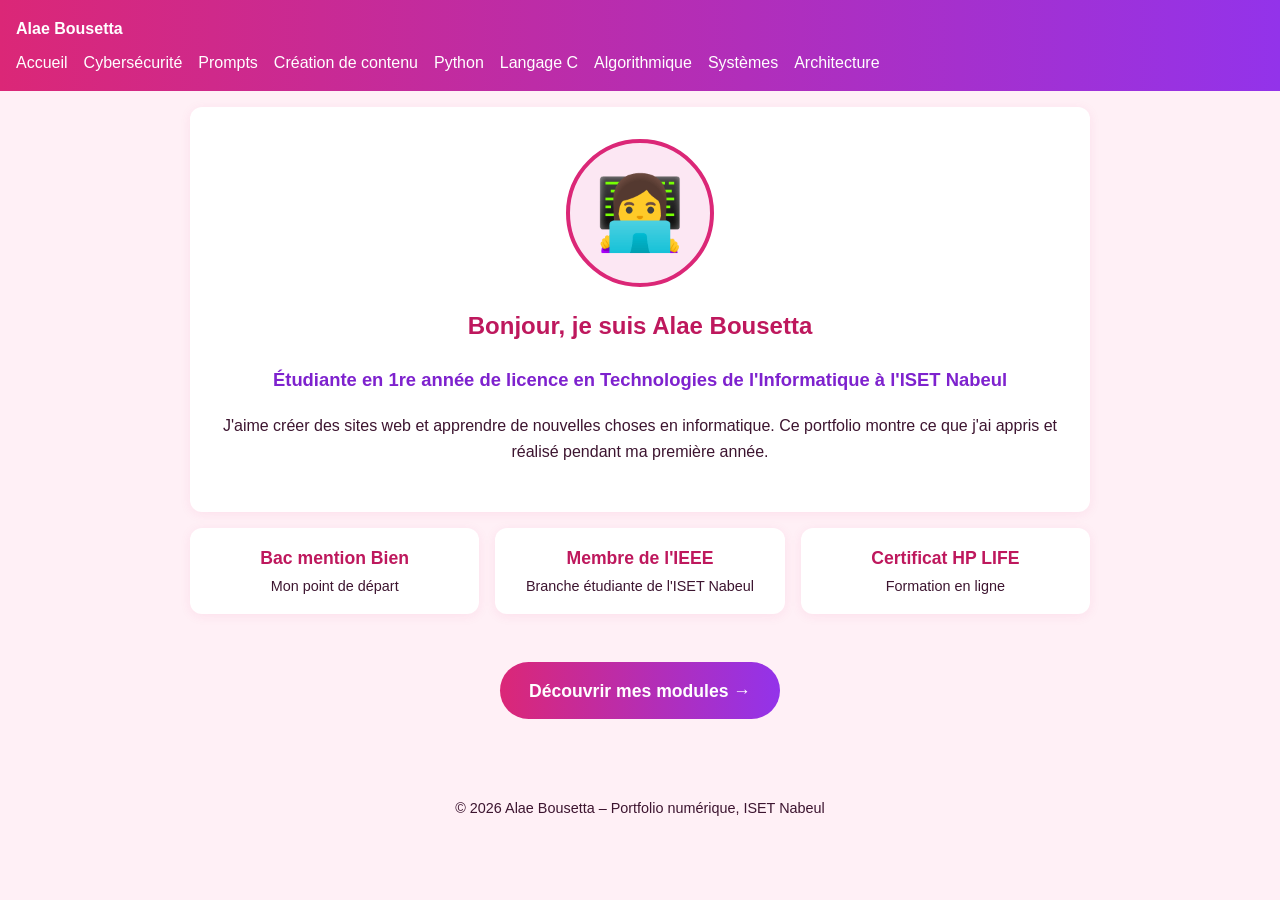
<file: index.html>
<!DOCTYPE html>
<html lang="fr">
<head>
  <meta charset="UTF-8">
  <meta name="viewport" content="width=device-width, initial-scale=1.0">
  <title>Alae Bousetta – Portfolio numérique</title>
  <link rel="stylesheet" href="css/style.css">
</head>
<body>
  <header>
    <p class="logo">Alae Bousetta</p>
    <nav>
      <a href="index.html">Accueil</a>
      <a href="digital-skills/cybersecurite.html">Cybersécurité</a>
      <a href="digital-skills/prompt-engineering.html">Prompts</a>
      <a href="digital-skills/creation-contenu.html">Création de contenu</a>
      <a href="developpement/python.html">Python</a>
      <a href="developpement/langage-c.html">Langage C</a>
      <a href="developpement/algorithmique.html">Algorithmique</a>
      <a href="systemes/systemes-exploitation.html">Systèmes</a>
      <a href="systemes/architecture-electronique.html">Architecture</a>
    </nav>
  </header>

  <main>
    <!-- Ma présentation -->
    <section class="presentation">
      <div class="avatar" aria-hidden="true">👩‍💻</div>
      <h1>Bonjour, je suis Alae Bousetta</h1>
      <p class="sous-titre">Étudiante en 1re année de licence en Technologies de l'Informatique à l'ISET Nabeul</p>
      <p>J'aime créer des sites web et apprendre de nouvelles choses en informatique. Ce portfolio montre ce que j'ai appris et réalisé pendant ma première année.</p>
    </section>

    <!-- Quelques informations sur moi -->
    <div class="atouts">
      <div class="atout"><strong>Bac mention Bien</strong><span>Mon point de départ</span></div>
      <div class="atout"><strong>Membre de l'IEEE</strong><span>Branche étudiante de l'ISET Nabeul</span></div>
      <div class="atout"><strong>Certificat HP LIFE</strong><span>Formation en ligne</span></div>
    </div>

    <!-- Le bouton vers la page des modules -->
    <p class="centre">
      <a class="bouton-modules" href="modules.html">Découvrir mes modules →</a>
    </p>
  </main>

  <footer>
    <p>© 2026 Alae Bousetta – Portfolio numérique, ISET Nabeul</p>
  </footer>

  <script src="js/script.js"></script>
</body>
</html>
</file>
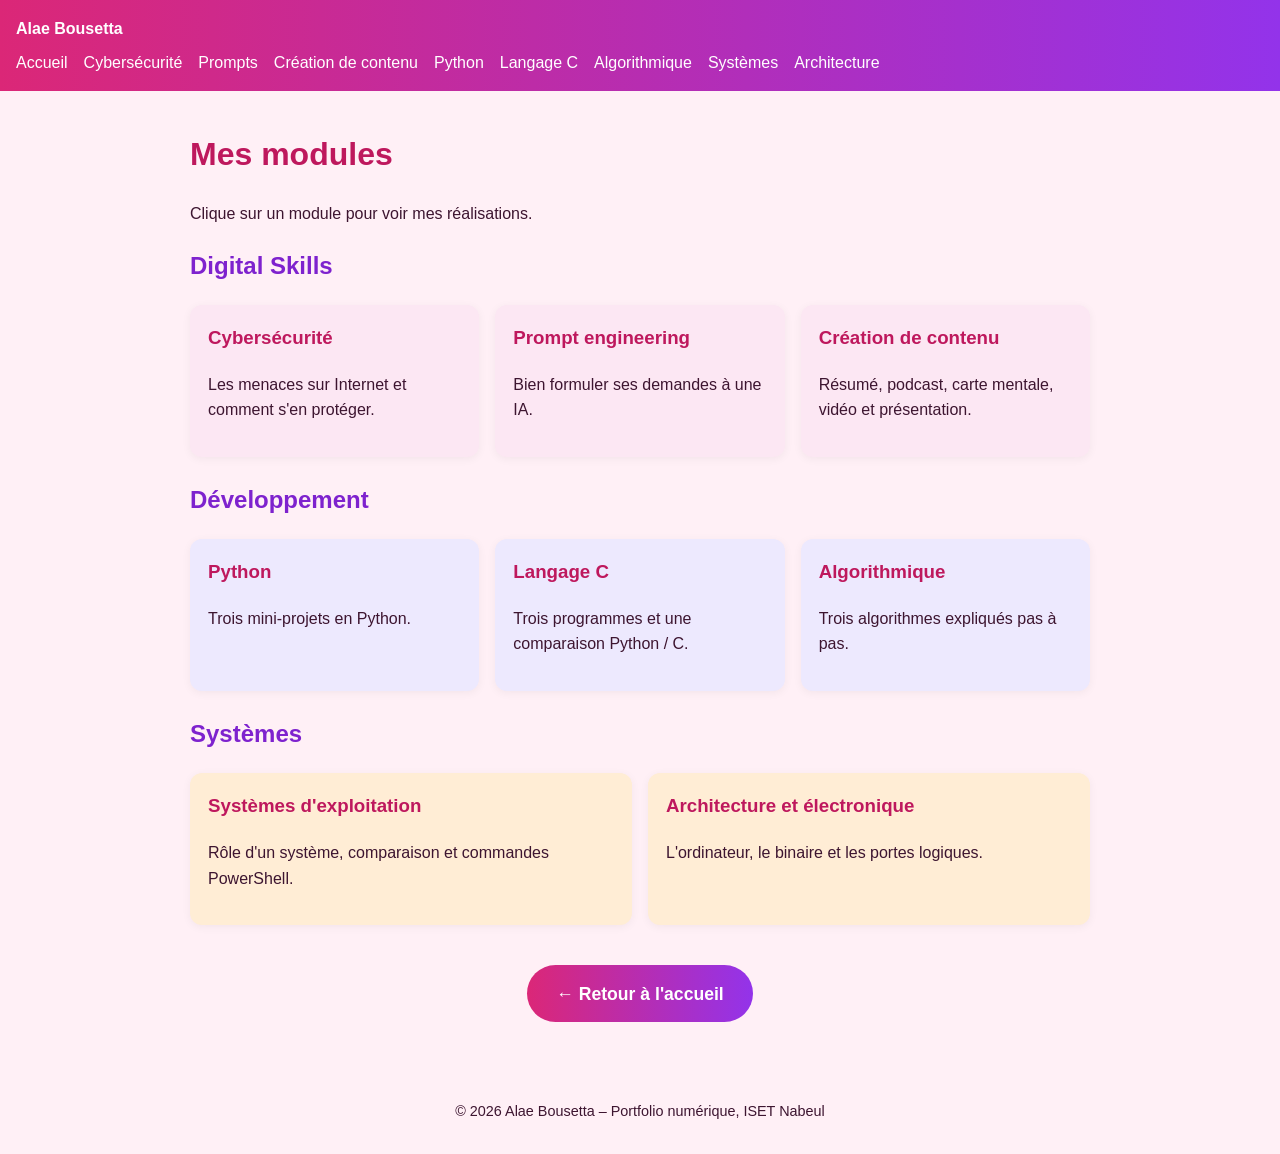
<file: modules.html>
<!DOCTYPE html>
<html lang="fr">
<head>
  <meta charset="UTF-8">
  <meta name="viewport" content="width=device-width, initial-scale=1.0">
  <title>Mes modules – Portfolio d'Alae Bousetta</title>
  <link rel="stylesheet" href="css/style.css">
</head>
<body>
  <header>
    <p class="logo">Alae Bousetta</p>
    <nav>
      <a href="index.html">Accueil</a>
      <a href="digital-skills/cybersecurite.html">Cybersécurité</a>
      <a href="digital-skills/prompt-engineering.html">Prompts</a>
      <a href="digital-skills/creation-contenu.html">Création de contenu</a>
      <a href="developpement/python.html">Python</a>
      <a href="developpement/langage-c.html">Langage C</a>
      <a href="developpement/algorithmique.html">Algorithmique</a>
      <a href="systemes/systemes-exploitation.html">Systèmes</a>
      <a href="systemes/architecture-electronique.html">Architecture</a>
    </nav>
  </header>

  <main>
    <h1>Mes modules</h1>
    <p>Clique sur un module pour voir mes réalisations.</p>

    <h2>Digital Skills</h2>
    <div class="cartes">
      <a class="carte ds" href="digital-skills/cybersecurite.html">
        <h3>Cybersécurité</h3>
        <p>Les menaces sur Internet et comment s'en protéger.</p>
      </a>
      <a class="carte ds" href="digital-skills/prompt-engineering.html">
        <h3>Prompt engineering</h3>
        <p>Bien formuler ses demandes à une IA.</p>
      </a>
      <a class="carte ds" href="digital-skills/creation-contenu.html">
        <h3>Création de contenu</h3>
        <p>Résumé, podcast, carte mentale, vidéo et présentation.</p>
      </a>
    </div>

    <h2>Développement</h2>
    <div class="cartes">
      <a class="carte dev" href="developpement/python.html">
        <h3>Python</h3>
        <p>Trois mini-projets en Python.</p>
      </a>
      <a class="carte dev" href="developpement/langage-c.html">
        <h3>Langage C</h3>
        <p>Trois programmes et une comparaison Python / C.</p>
      </a>
      <a class="carte dev" href="developpement/algorithmique.html">
        <h3>Algorithmique</h3>
        <p>Trois algorithmes expliqués pas à pas.</p>
      </a>
    </div>

    <h2>Systèmes</h2>
    <div class="cartes">
      <a class="carte sys" href="systemes/systemes-exploitation.html">
        <h3>Systèmes d'exploitation</h3>
        <p>Rôle d'un système, comparaison et commandes PowerShell.</p>
      </a>
      <a class="carte sys" href="systemes/architecture-electronique.html">
        <h3>Architecture et électronique</h3>
        <p>L'ordinateur, le binaire et les portes logiques.</p>
      </a>
    </div>

    <p class="centre"><a class="bouton-modules" href="index.html">← Retour à l'accueil</a></p>
  </main>

  <footer>
    <p>© 2026 Alae Bousetta – Portfolio numérique, ISET Nabeul</p>
  </footer>

  <script src="js/script.js"></script>
</body>
</html>
</file>
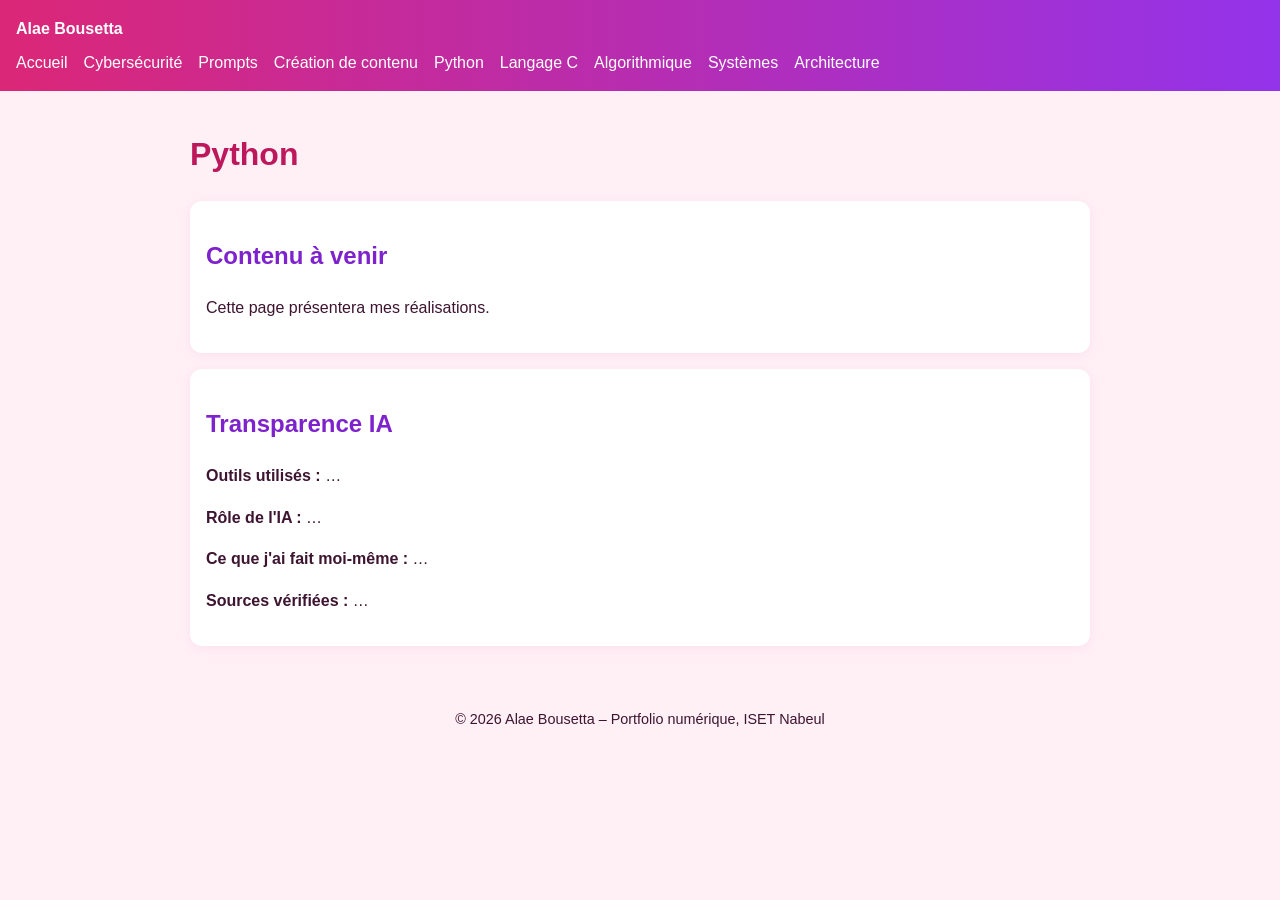
<file: python.html>
<!DOCTYPE html>
<html lang="fr">
<head>
  <meta charset="UTF-8">
  <meta name="viewport" content="width=device-width, initial-scale=1.0">
  <title>Python – Portfolio d'Alae Bousetta</title>
  <link rel="stylesheet" href="../css/style.css">
</head>
<body>
  <header>
    <p class="logo">Alae Bousetta</p>
    <nav>
      <a href="../index.html">Accueil</a>
      <a href="../digital-skills/cybersecurite.html">Cybersécurité</a>
      <a href="../digital-skills/prompt-engineering.html">Prompts</a>
      <a href="../digital-skills/creation-contenu.html">Création de contenu</a>
      <a href="../developpement/python.html">Python</a>
      <a href="../developpement/langage-c.html">Langage C</a>
      <a href="../developpement/algorithmique.html">Algorithmique</a>
      <a href="../systemes/systemes-exploitation.html">Systèmes</a>
      <a href="../systemes/architecture-electronique.html">Architecture</a>
    </nav>
  </header>

  <main>
    <h1>Python</h1>

    <section>
      <h2>Contenu à venir</h2>
      <p>Cette page présentera mes réalisations.</p>
    </section>

    <section>
      <h2>Transparence IA</h2>
      <p><strong>Outils utilisés :</strong> …</p>
      <p><strong>Rôle de l'IA :</strong> …</p>
      <p><strong>Ce que j'ai fait moi-même :</strong> …</p>
      <p><strong>Sources vérifiées :</strong> …</p>
    </section>
  </main>

  <footer>
    <p>© 2026 Alae Bousetta – Portfolio numérique, ISET Nabeul</p>
  </footer>

  <script src="../js/script.js"></script>
</body>
</html>
</file>
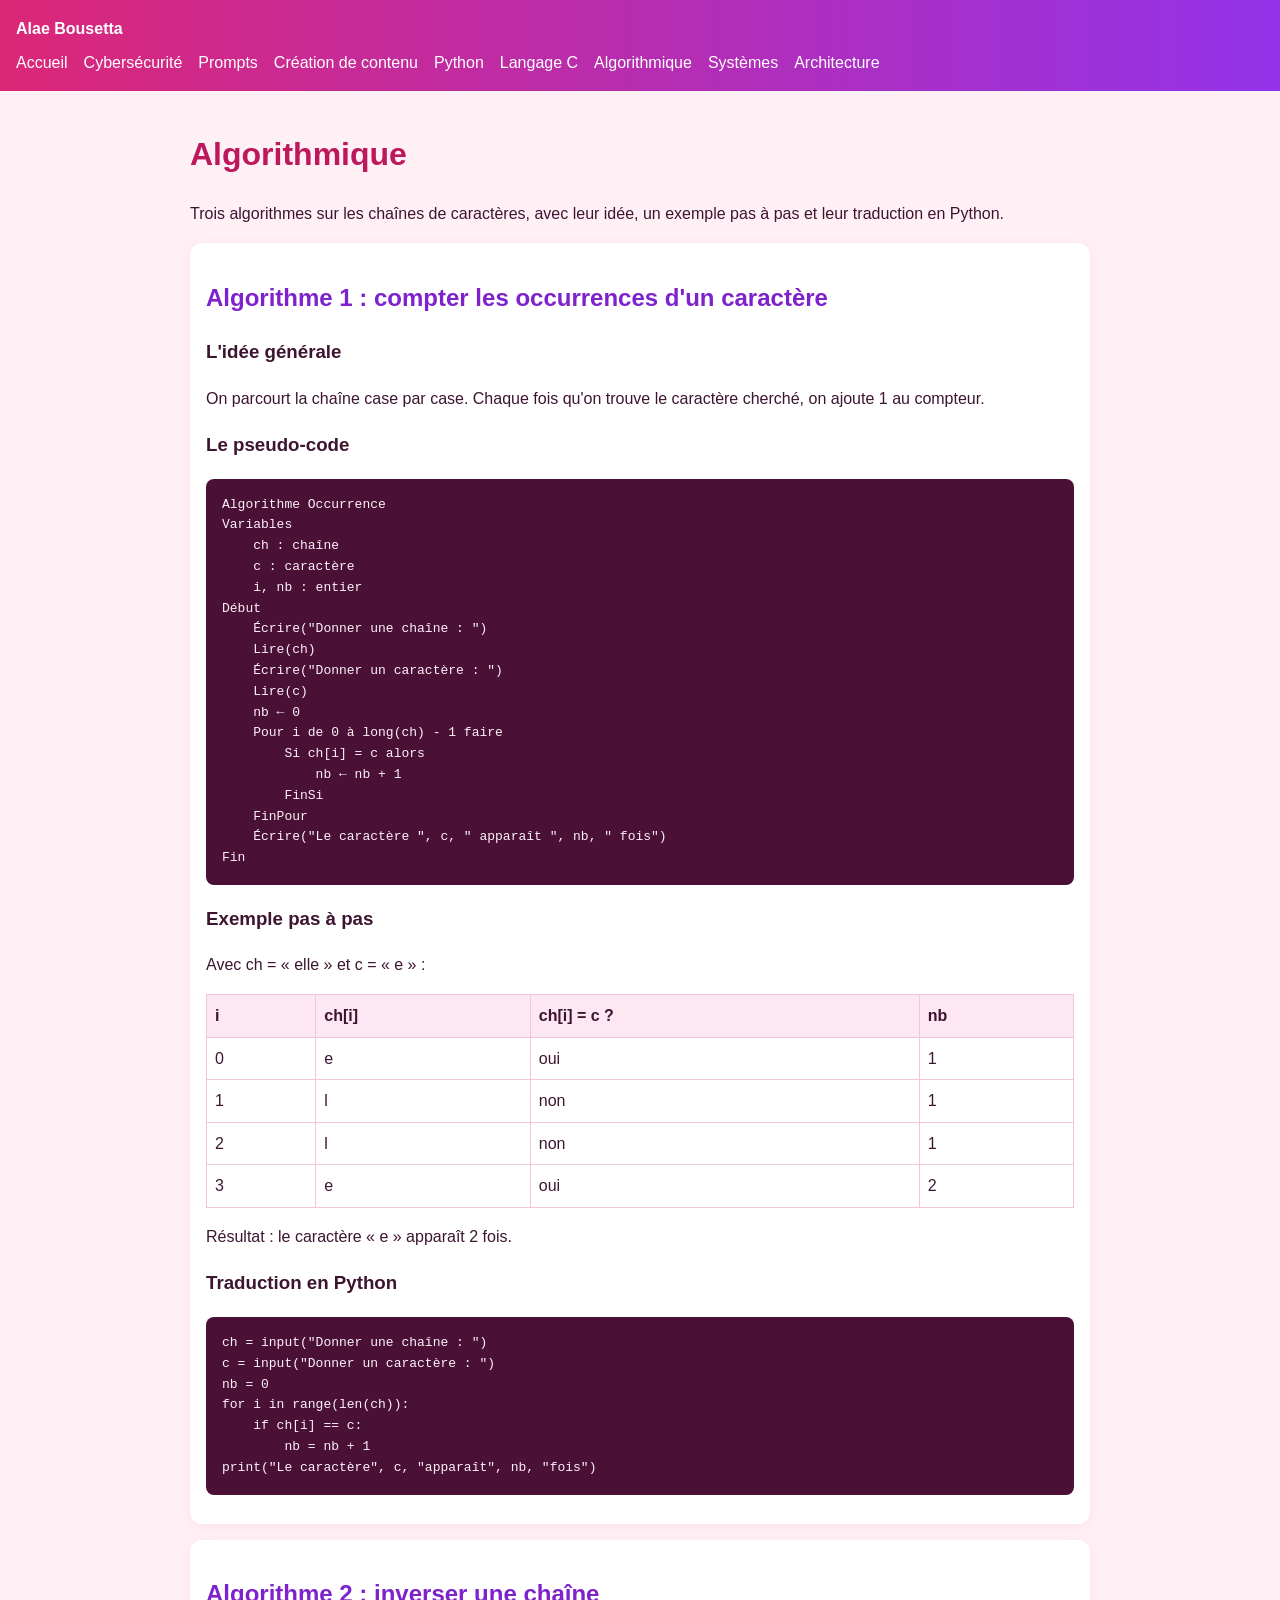
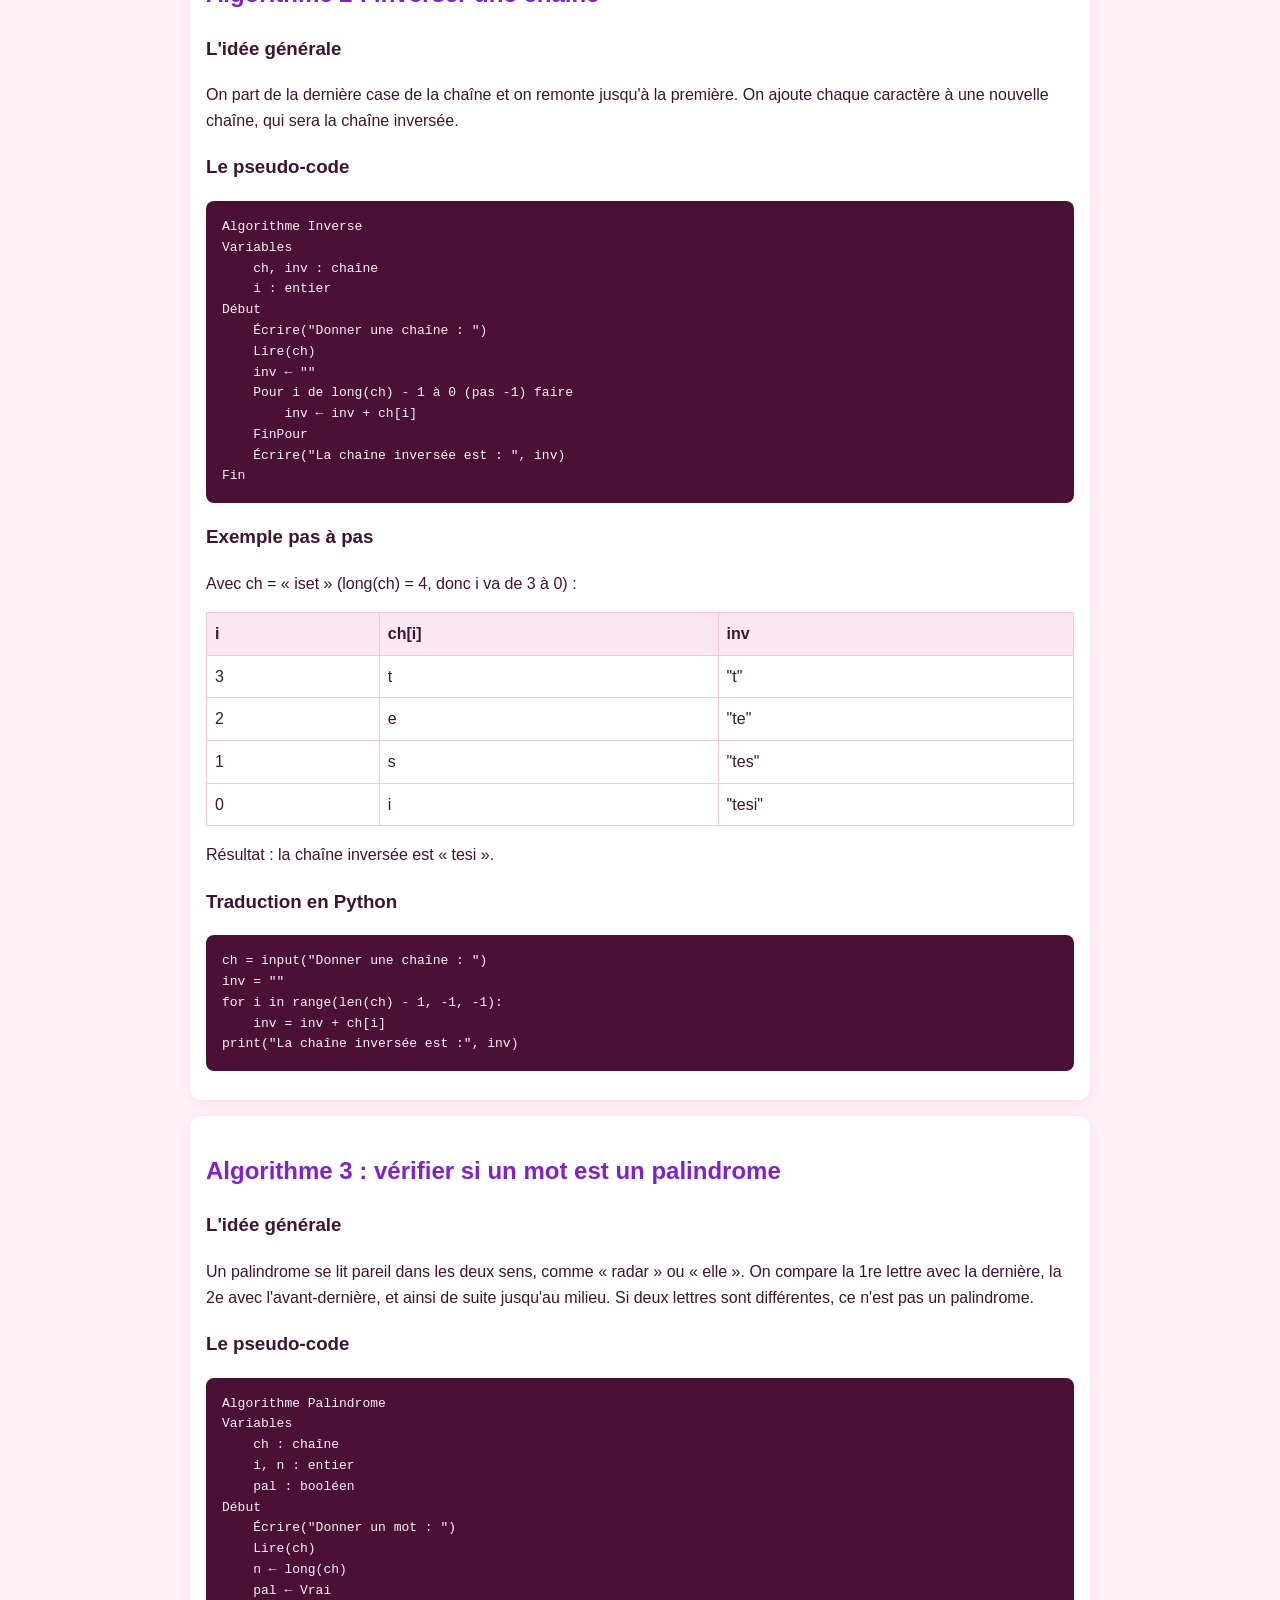
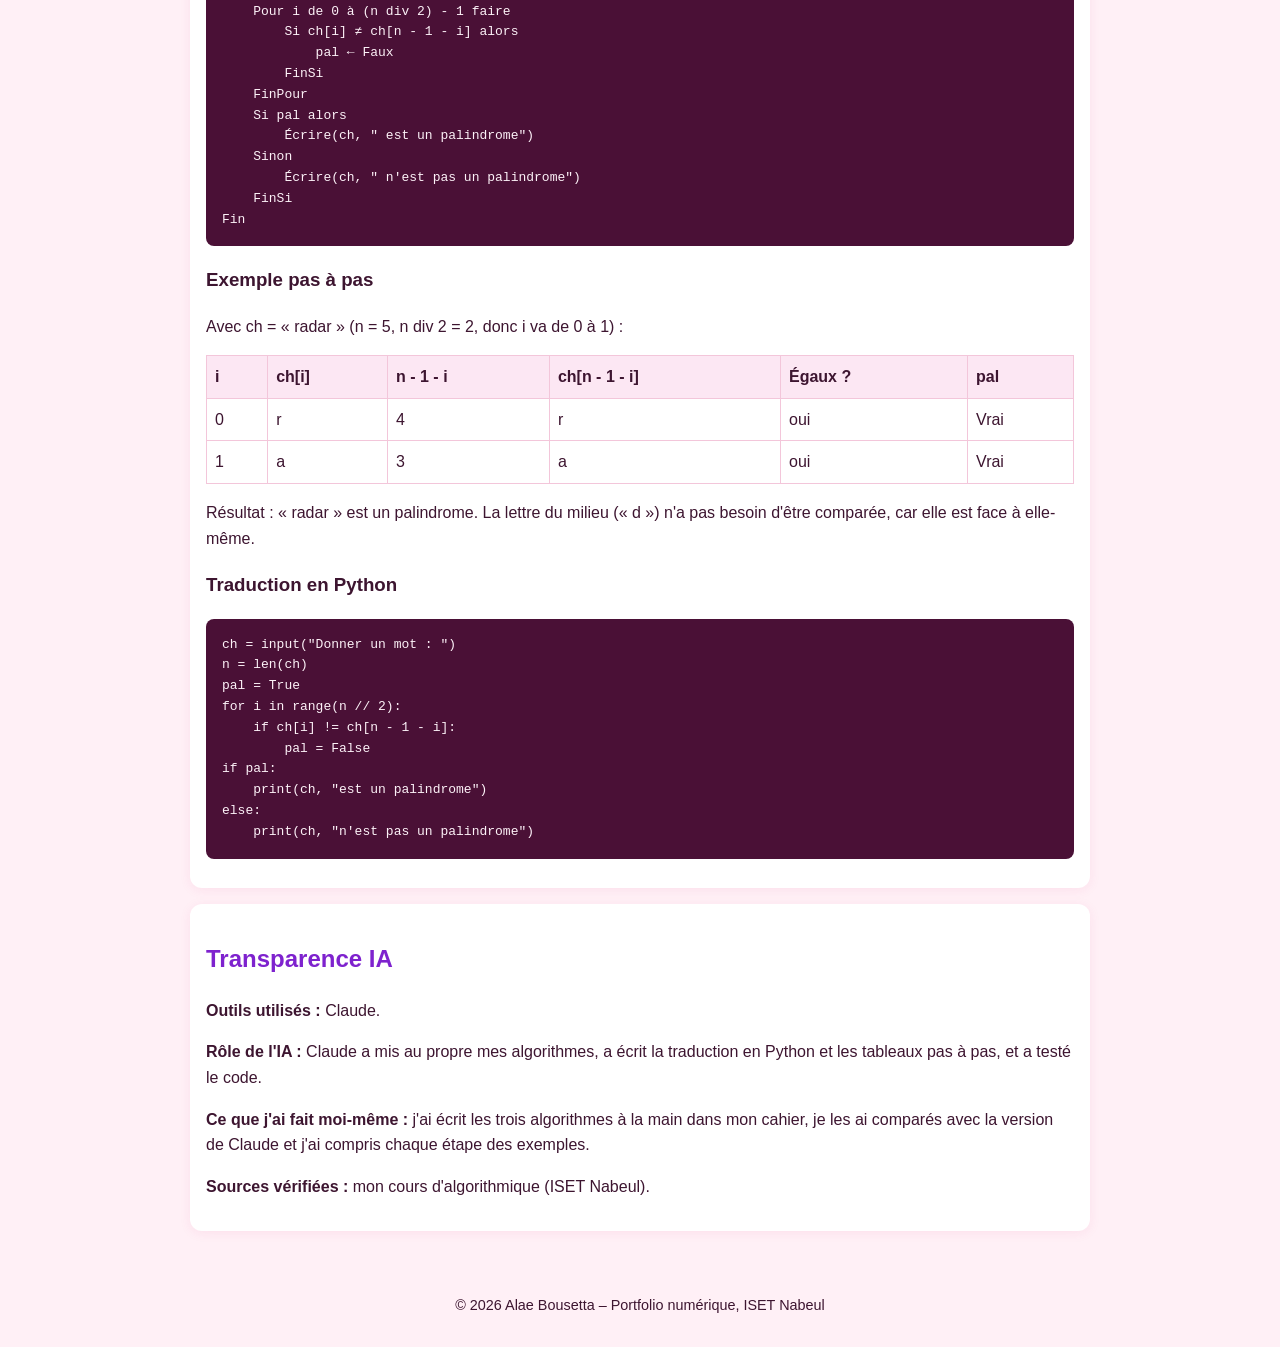
<file: developpement/algorithmique.html>
<!DOCTYPE html>
<html lang="fr">
<head>
  <meta charset="UTF-8">
  <meta name="viewport" content="width=device-width, initial-scale=1.0">
  <title>Algorithmique – Portfolio d'Alae Bousetta</title>
  <link rel="stylesheet" href="../css/style.css">
</head>
<body>
  <header>
    <p class="logo">Alae Bousetta</p>
    <nav>
      <a href="../index.html">Accueil</a>
      <a href="../digital-skills/cybersecurite.html">Cybersécurité</a>
      <a href="../digital-skills/prompt-engineering.html">Prompts</a>
      <a href="../digital-skills/creation-contenu.html">Création de contenu</a>
      <a href="../developpement/python.html">Python</a>
      <a href="../developpement/langage-c.html">Langage C</a>
      <a href="../developpement/algorithmique.html">Algorithmique</a>
      <a href="../systemes/systemes-exploitation.html">Systèmes</a>
      <a href="../systemes/architecture-electronique.html">Architecture</a>
    </nav>
  </header>

  <main>
    <h1>Algorithmique</h1>
    <p>Trois algorithmes sur les chaînes de caractères, avec leur idée, un exemple pas à pas et leur traduction en Python.</p>

    <section>
      <h2>Algorithme 1 : compter les occurrences d'un caractère</h2>
      <h3>L'idée générale</h3>
      <p>On parcourt la chaîne case par case. Chaque fois qu'on trouve le caractère cherché, on ajoute 1 au compteur.</p>
      <h3>Le pseudo-code</h3>
<pre><code>Algorithme Occurrence
Variables
    ch : chaîne
    c : caractère
    i, nb : entier
Début
    Écrire("Donner une chaîne : ")
    Lire(ch)
    Écrire("Donner un caractère : ")
    Lire(c)
    nb ← 0
    Pour i de 0 à long(ch) - 1 faire
        Si ch[i] = c alors
            nb ← nb + 1
        FinSi
    FinPour
    Écrire("Le caractère ", c, " apparaît ", nb, " fois")
Fin</code></pre>
      <h3>Exemple pas à pas</h3>
      <p>Avec ch = « elle » et c = « e » :</p>
      <div class="tableau">
        <table>
          <tr><th>i</th><th>ch[i]</th><th>ch[i] = c ?</th><th>nb</th></tr>
          <tr><td>0</td><td>e</td><td>oui</td><td>1</td></tr>
          <tr><td>1</td><td>l</td><td>non</td><td>1</td></tr>
          <tr><td>2</td><td>l</td><td>non</td><td>1</td></tr>
          <tr><td>3</td><td>e</td><td>oui</td><td>2</td></tr>
        </table>
      </div>
      <p>Résultat : le caractère « e » apparaît 2 fois.</p>
      <h3>Traduction en Python</h3>
<pre><code>ch = input("Donner une chaîne : ")
c = input("Donner un caractère : ")
nb = 0
for i in range(len(ch)):
    if ch[i] == c:
        nb = nb + 1
print("Le caractère", c, "apparaît", nb, "fois")</code></pre>
    </section>

    <section>
      <h2>Algorithme 2 : inverser une chaîne</h2>
      <h3>L'idée générale</h3>
      <p>On part de la dernière case de la chaîne et on remonte jusqu'à la première. On ajoute chaque caractère à une nouvelle chaîne, qui sera la chaîne inversée.</p>
      <h3>Le pseudo-code</h3>
<pre><code>Algorithme Inverse
Variables
    ch, inv : chaîne
    i : entier
Début
    Écrire("Donner une chaîne : ")
    Lire(ch)
    inv ← ""
    Pour i de long(ch) - 1 à 0 (pas -1) faire
        inv ← inv + ch[i]
    FinPour
    Écrire("La chaîne inversée est : ", inv)
Fin</code></pre>
      <h3>Exemple pas à pas</h3>
      <p>Avec ch = « iset » (long(ch) = 4, donc i va de 3 à 0) :</p>
      <div class="tableau">
        <table>
          <tr><th>i</th><th>ch[i]</th><th>inv</th></tr>
          <tr><td>3</td><td>t</td><td>"t"</td></tr>
          <tr><td>2</td><td>e</td><td>"te"</td></tr>
          <tr><td>1</td><td>s</td><td>"tes"</td></tr>
          <tr><td>0</td><td>i</td><td>"tesi"</td></tr>
        </table>
      </div>
      <p>Résultat : la chaîne inversée est « tesi ».</p>
      <h3>Traduction en Python</h3>
<pre><code>ch = input("Donner une chaîne : ")
inv = ""
for i in range(len(ch) - 1, -1, -1):
    inv = inv + ch[i]
print("La chaîne inversée est :", inv)</code></pre>
    </section>

    <section>
      <h2>Algorithme 3 : vérifier si un mot est un palindrome</h2>
      <h3>L'idée générale</h3>
      <p>Un palindrome se lit pareil dans les deux sens, comme « radar » ou « elle ». On compare la 1re lettre avec la dernière, la 2e avec l'avant-dernière, et ainsi de suite jusqu'au milieu. Si deux lettres sont différentes, ce n'est pas un palindrome.</p>
      <h3>Le pseudo-code</h3>
<pre><code>Algorithme Palindrome
Variables
    ch : chaîne
    i, n : entier
    pal : booléen
Début
    Écrire("Donner un mot : ")
    Lire(ch)
    n ← long(ch)
    pal ← Vrai
    Pour i de 0 à (n div 2) - 1 faire
        Si ch[i] ≠ ch[n - 1 - i] alors
            pal ← Faux
        FinSi
    FinPour
    Si pal alors
        Écrire(ch, " est un palindrome")
    Sinon
        Écrire(ch, " n'est pas un palindrome")
    FinSi
Fin</code></pre>
      <h3>Exemple pas à pas</h3>
      <p>Avec ch = « radar » (n = 5, n div 2 = 2, donc i va de 0 à 1) :</p>
      <div class="tableau">
        <table>
          <tr><th>i</th><th>ch[i]</th><th>n - 1 - i</th><th>ch[n - 1 - i]</th><th>Égaux ?</th><th>pal</th></tr>
          <tr><td>0</td><td>r</td><td>4</td><td>r</td><td>oui</td><td>Vrai</td></tr>
          <tr><td>1</td><td>a</td><td>3</td><td>a</td><td>oui</td><td>Vrai</td></tr>
        </table>
      </div>
      <p>Résultat : « radar » est un palindrome. La lettre du milieu (« d ») n'a pas besoin d'être comparée, car elle est face à elle-même.</p>
      <h3>Traduction en Python</h3>
<pre><code>ch = input("Donner un mot : ")
n = len(ch)
pal = True
for i in range(n // 2):
    if ch[i] != ch[n - 1 - i]:
        pal = False
if pal:
    print(ch, "est un palindrome")
else:
    print(ch, "n'est pas un palindrome")</code></pre>
    </section>

    <section>
      <h2>Transparence IA</h2>
      <p><strong>Outils utilisés :</strong> Claude.</p>
      <p><strong>Rôle de l'IA :</strong> Claude a mis au propre mes algorithmes, a écrit la traduction en Python et les tableaux pas à pas, et a testé le code.</p>
      <p><strong>Ce que j'ai fait moi-même :</strong> j'ai écrit les trois algorithmes à la main dans mon cahier, je les ai comparés avec la version de Claude et j'ai compris chaque étape des exemples.</p>
      <p><strong>Sources vérifiées :</strong> mon cours d'algorithmique (ISET Nabeul).</p>
    </section>
  </main>

  <footer>
    <p>© 2026 Alae Bousetta – Portfolio numérique, ISET Nabeul</p>
  </footer>

  <script src="../js/script.js"></script>
</body>
</html>
</file>
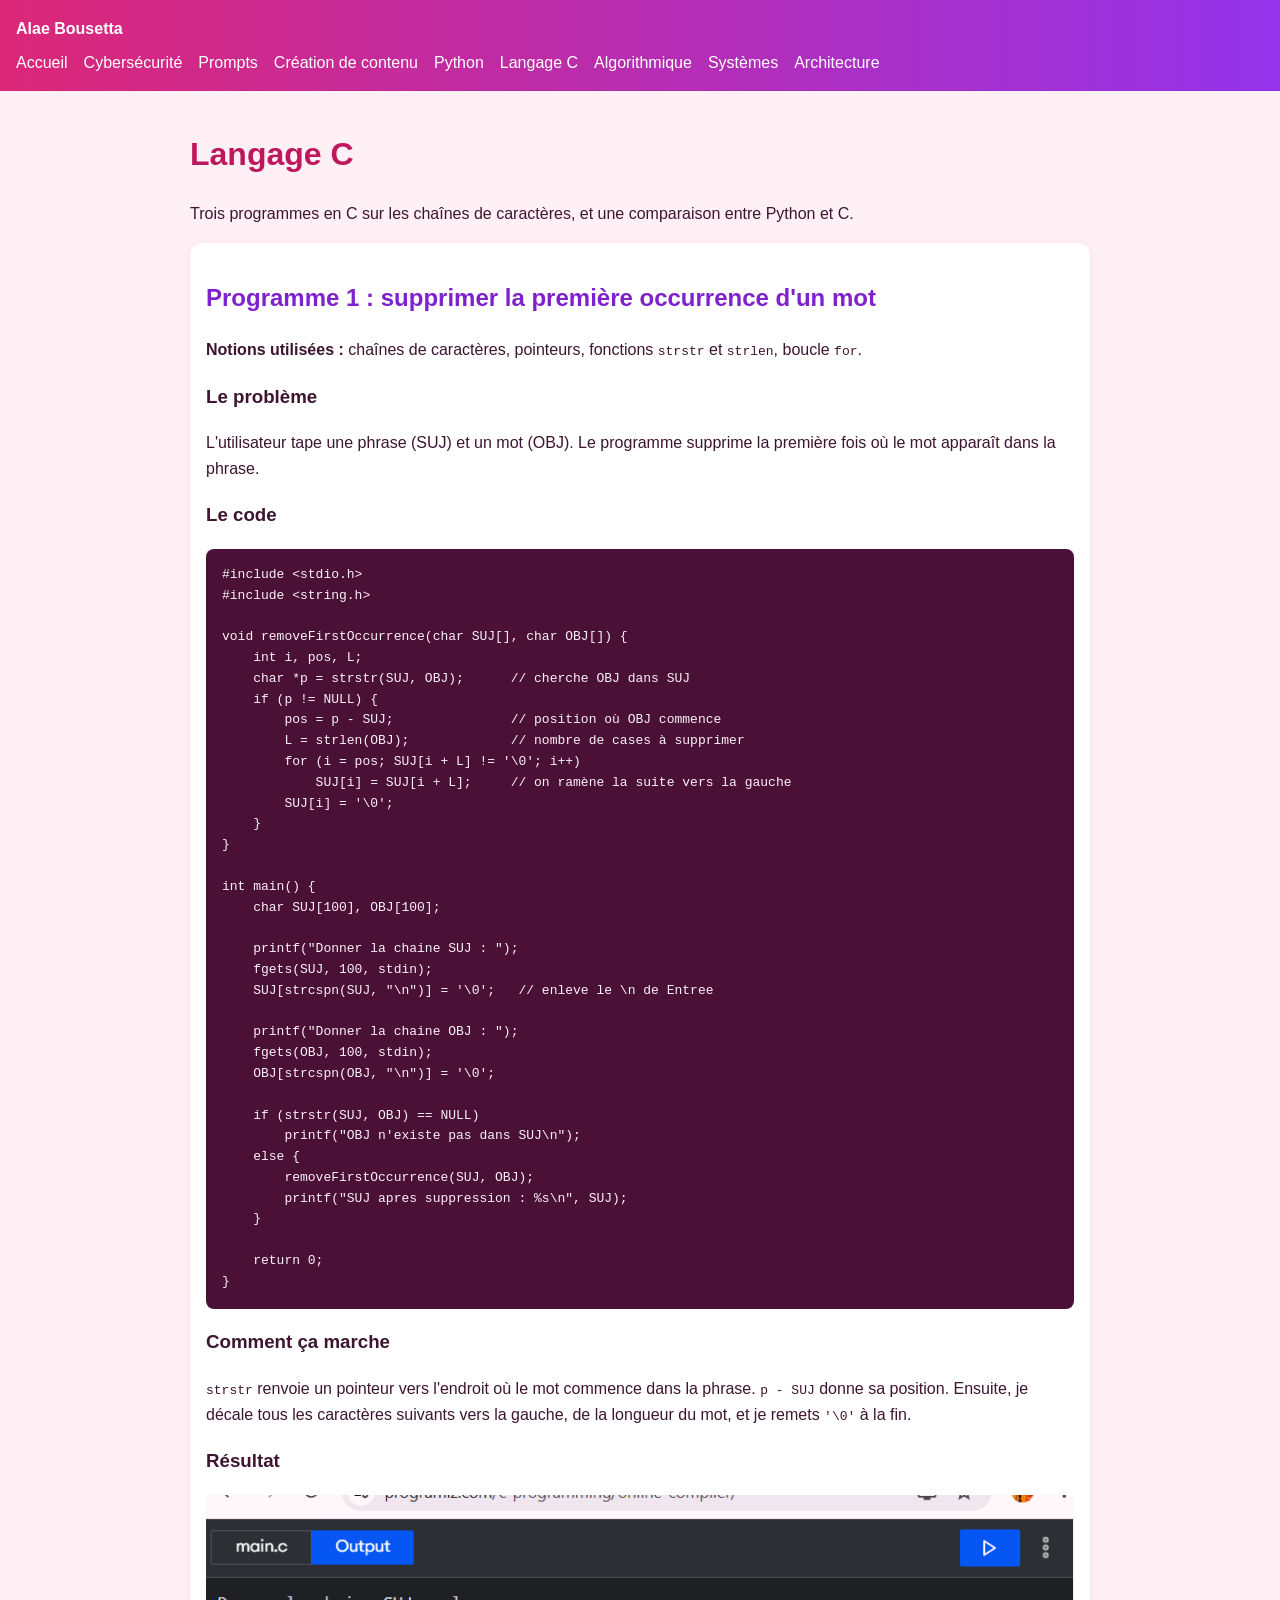
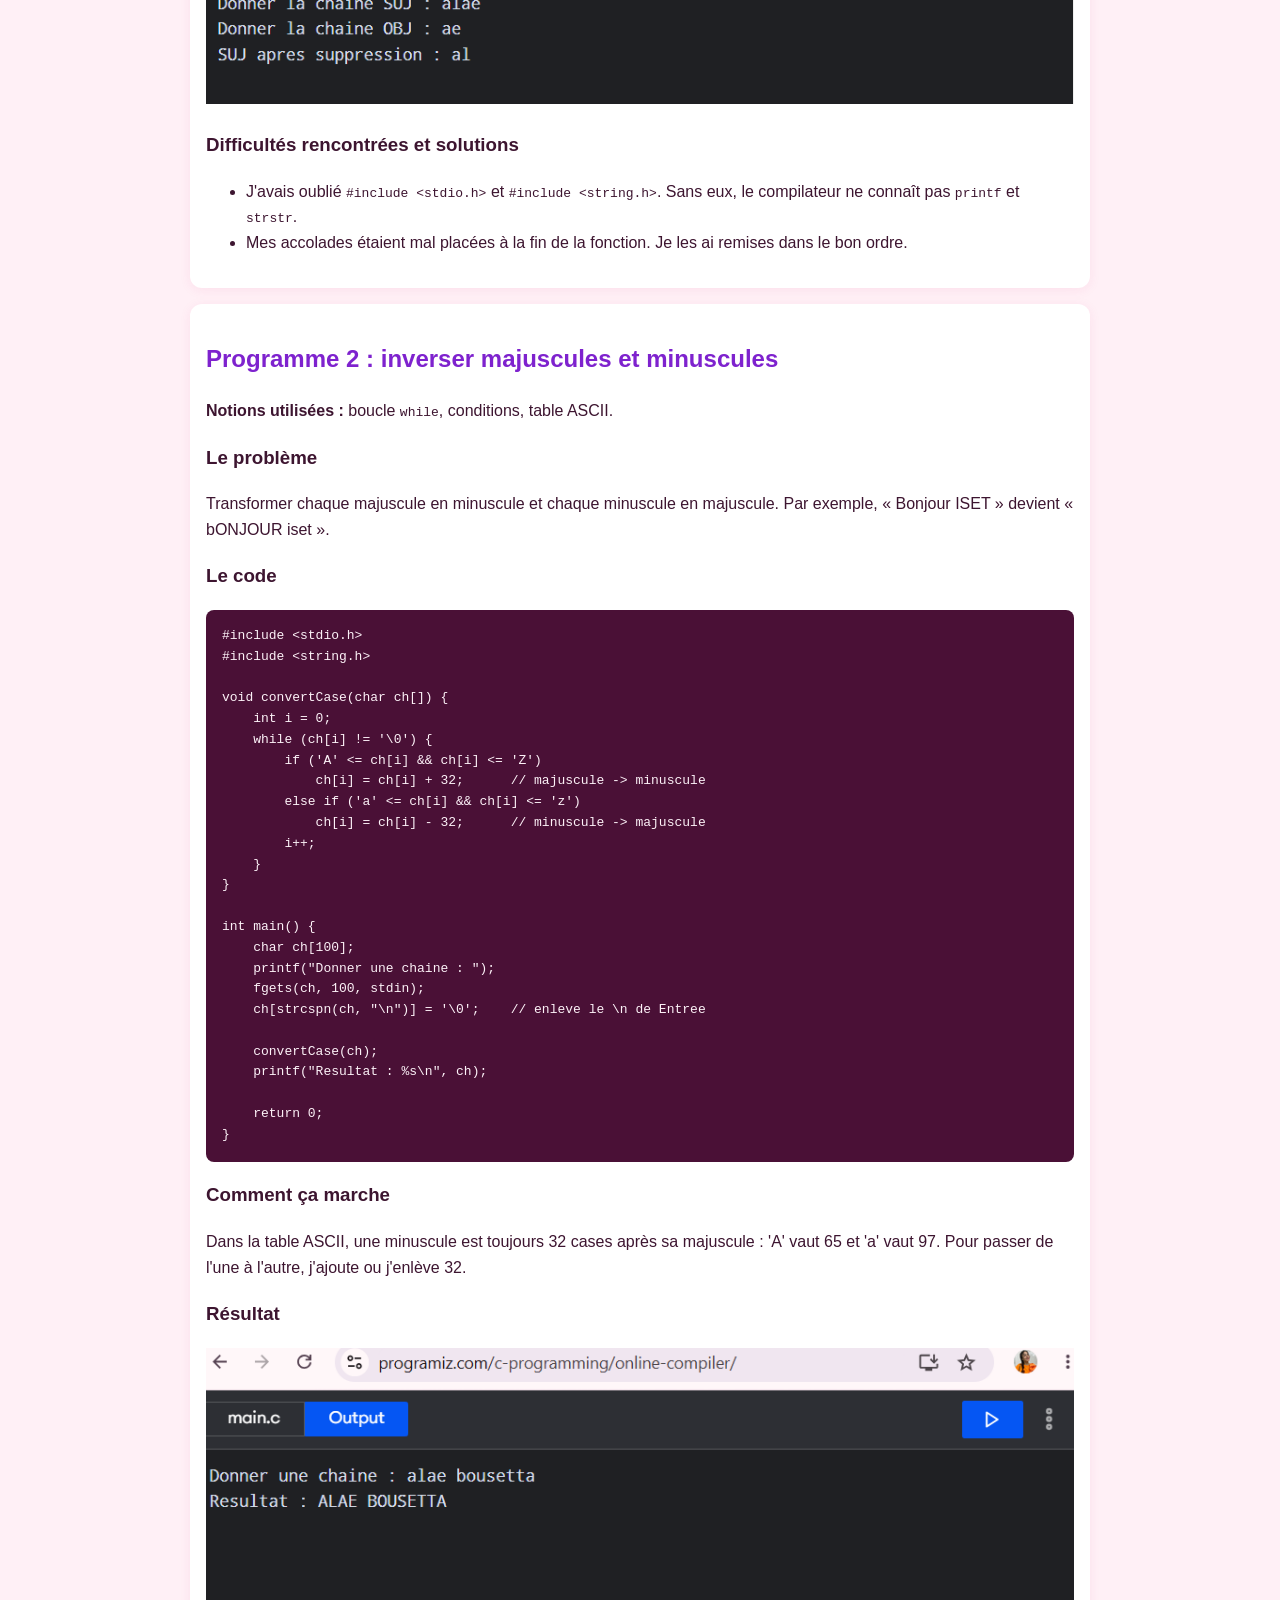
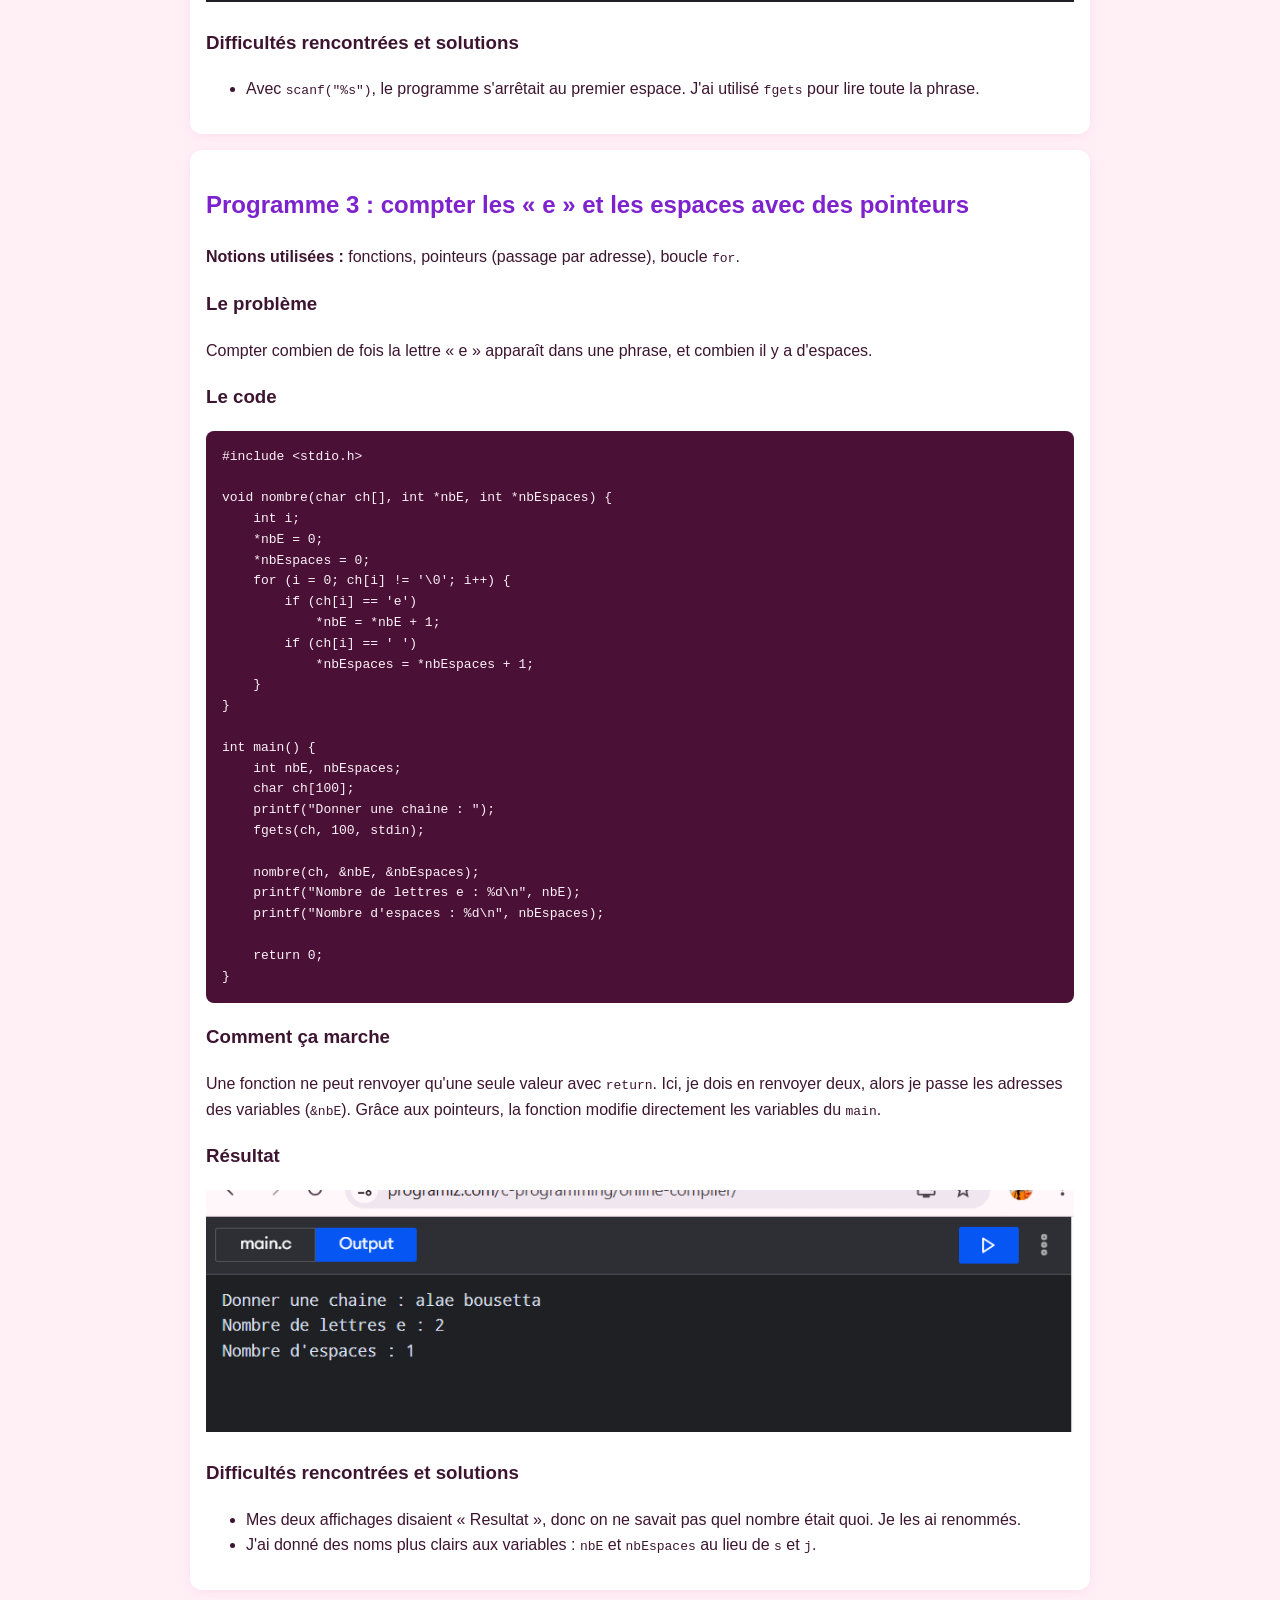
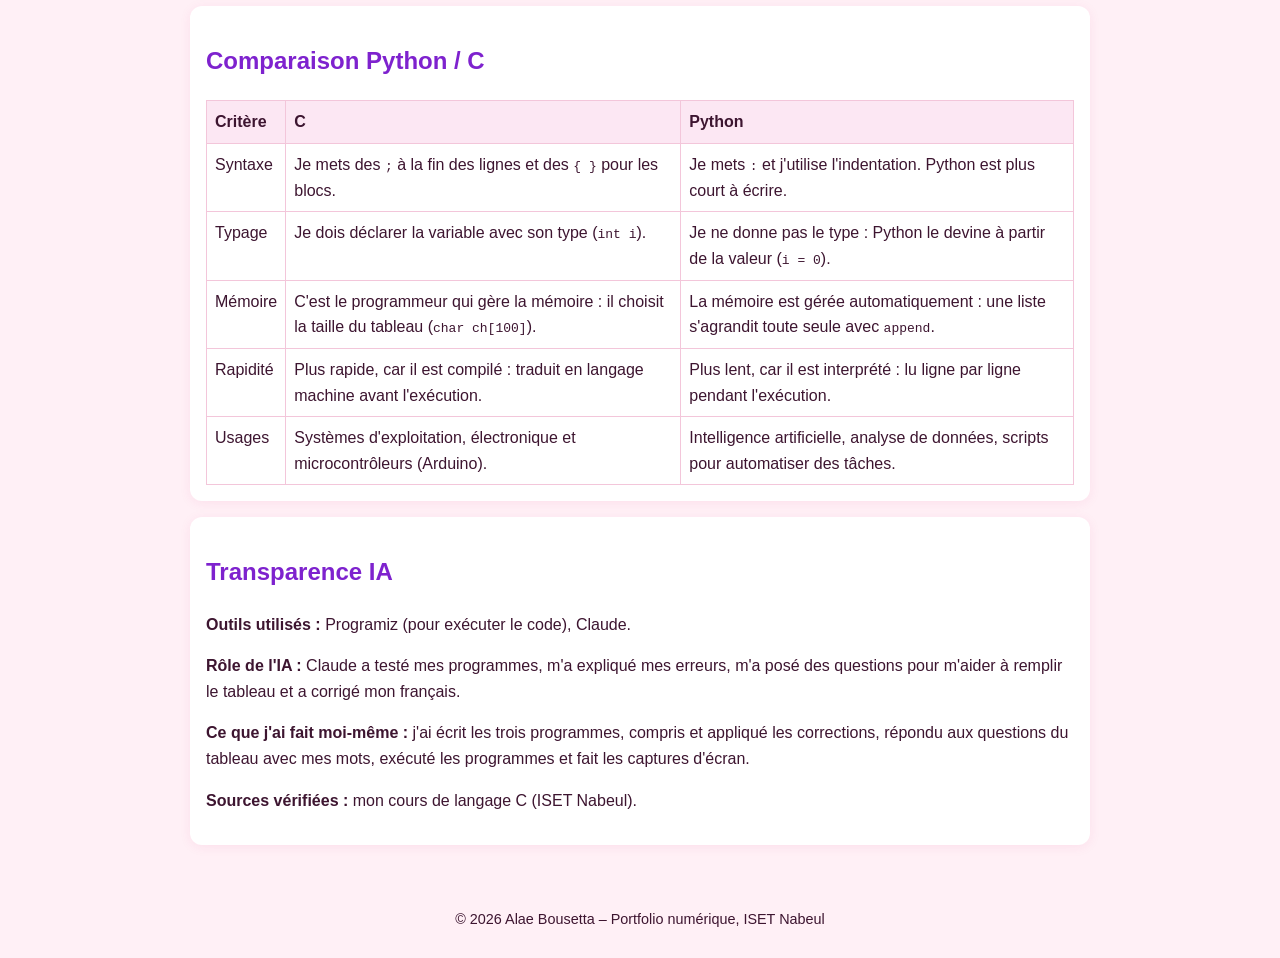
<file: developpement/langage-c.html>
<!DOCTYPE html>
<html lang="fr">
<head>
  <meta charset="UTF-8">
  <meta name="viewport" content="width=device-width, initial-scale=1.0">
  <title>Langage C – Portfolio d'Alae Bousetta</title>
  <link rel="stylesheet" href="../css/style.css">
</head>
<body>
  <header>
    <p class="logo">Alae Bousetta</p>
    <nav>
      <a href="../index.html">Accueil</a>
      <a href="../digital-skills/cybersecurite.html">Cybersécurité</a>
      <a href="../digital-skills/prompt-engineering.html">Prompts</a>
      <a href="../digital-skills/creation-contenu.html">Création de contenu</a>
      <a href="../developpement/python.html">Python</a>
      <a href="../developpement/langage-c.html">Langage C</a>
      <a href="../developpement/algorithmique.html">Algorithmique</a>
      <a href="../systemes/systemes-exploitation.html">Systèmes</a>
      <a href="../systemes/architecture-electronique.html">Architecture</a>
    </nav>
  </header>

  <main>
    <h1>Langage C</h1>
    <p>Trois programmes en C sur les chaînes de caractères, et une comparaison entre Python et C.</p>

    <section>
      <h2>Programme 1 : supprimer la première occurrence d'un mot</h2>
      <p><strong>Notions utilisées :</strong> chaînes de caractères, pointeurs, fonctions <code>strstr</code> et <code>strlen</code>, boucle <code>for</code>.</p>
      <h3>Le problème</h3>
      <p>L'utilisateur tape une phrase (SUJ) et un mot (OBJ). Le programme supprime la première fois où le mot apparaît dans la phrase.</p>
      <h3>Le code</h3>
<pre><code>#include &lt;stdio.h&gt;
#include &lt;string.h&gt;

void removeFirstOccurrence(char SUJ[], char OBJ[]) {
    int i, pos, L;
    char *p = strstr(SUJ, OBJ);      // cherche OBJ dans SUJ
    if (p != NULL) {
        pos = p - SUJ;               // position où OBJ commence
        L = strlen(OBJ);             // nombre de cases à supprimer
        for (i = pos; SUJ[i + L] != '\0'; i++)
            SUJ[i] = SUJ[i + L];     // on ramène la suite vers la gauche
        SUJ[i] = '\0';
    }
}

int main() {
    char SUJ[100], OBJ[100];

    printf("Donner la chaine SUJ : ");
    fgets(SUJ, 100, stdin);
    SUJ[strcspn(SUJ, "\n")] = '\0';   // enleve le \n de Entree

    printf("Donner la chaine OBJ : ");
    fgets(OBJ, 100, stdin);
    OBJ[strcspn(OBJ, "\n")] = '\0';

    if (strstr(SUJ, OBJ) == NULL)
        printf("OBJ n'existe pas dans SUJ\n");
    else {
        removeFirstOccurrence(SUJ, OBJ);
        printf("SUJ apres suppression : %s\n", SUJ);
    }

    return 0;
}</code></pre>
      <h3>Comment ça marche</h3>
      <p><code>strstr</code> renvoie un pointeur vers l'endroit où le mot commence dans la phrase. <code>p - SUJ</code> donne sa position. Ensuite, je décale tous les caractères suivants vers la gauche, de la longueur du mot, et je remets <code>'\0'</code> à la fin.</p>
      <h3>Résultat</h3>
      <img src="../medias/c1.png" alt="Exécution du programme 1 : suppression d'un mot dans une phrase">
      <h3>Difficultés rencontrées et solutions</h3>
      <ul>
        <li>J'avais oublié <code>#include &lt;stdio.h&gt;</code> et <code>#include &lt;string.h&gt;</code>. Sans eux, le compilateur ne connaît pas <code>printf</code> et <code>strstr</code>.</li>
        <li>Mes accolades étaient mal placées à la fin de la fonction. Je les ai remises dans le bon ordre.</li>
      </ul>
    </section>

    <section>
      <h2>Programme 2 : inverser majuscules et minuscules</h2>
      <p><strong>Notions utilisées :</strong> boucle <code>while</code>, conditions, table ASCII.</p>
      <h3>Le problème</h3>
      <p>Transformer chaque majuscule en minuscule et chaque minuscule en majuscule. Par exemple, « Bonjour ISET » devient « bONJOUR iset ».</p>
      <h3>Le code</h3>
<pre><code>#include &lt;stdio.h&gt;
#include &lt;string.h&gt;

void convertCase(char ch[]) {
    int i = 0;
    while (ch[i] != '\0') {
        if ('A' &lt;= ch[i] &amp;&amp; ch[i] &lt;= 'Z')
            ch[i] = ch[i] + 32;      // majuscule -&gt; minuscule
        else if ('a' &lt;= ch[i] &amp;&amp; ch[i] &lt;= 'z')
            ch[i] = ch[i] - 32;      // minuscule -&gt; majuscule
        i++;
    }
}

int main() {
    char ch[100];
    printf("Donner une chaine : ");
    fgets(ch, 100, stdin);
    ch[strcspn(ch, "\n")] = '\0';    // enleve le \n de Entree

    convertCase(ch);
    printf("Resultat : %s\n", ch);

    return 0;
}</code></pre>
      <h3>Comment ça marche</h3>
      <p>Dans la table ASCII, une minuscule est toujours 32 cases après sa majuscule : 'A' vaut 65 et 'a' vaut 97. Pour passer de l'une à l'autre, j'ajoute ou j'enlève 32.</p>
      <h3>Résultat</h3>
      <img src="../medias/c2.png" alt="Exécution du programme 2 : inversion des majuscules et des minuscules">
      <h3>Difficultés rencontrées et solutions</h3>
      <ul>
        <li>Avec <code>scanf("%s")</code>, le programme s'arrêtait au premier espace. J'ai utilisé <code>fgets</code> pour lire toute la phrase.</li>
      </ul>
    </section>

    <section>
      <h2>Programme 3 : compter les « e » et les espaces avec des pointeurs</h2>
      <p><strong>Notions utilisées :</strong> fonctions, pointeurs (passage par adresse), boucle <code>for</code>.</p>
      <h3>Le problème</h3>
      <p>Compter combien de fois la lettre « e » apparaît dans une phrase, et combien il y a d'espaces.</p>
      <h3>Le code</h3>
<pre><code>#include &lt;stdio.h&gt;

void nombre(char ch[], int *nbE, int *nbEspaces) {
    int i;
    *nbE = 0;
    *nbEspaces = 0;
    for (i = 0; ch[i] != '\0'; i++) {
        if (ch[i] == 'e')
            *nbE = *nbE + 1;
        if (ch[i] == ' ')
            *nbEspaces = *nbEspaces + 1;
    }
}

int main() {
    int nbE, nbEspaces;
    char ch[100];
    printf("Donner une chaine : ");
    fgets(ch, 100, stdin);

    nombre(ch, &amp;nbE, &amp;nbEspaces);
    printf("Nombre de lettres e : %d\n", nbE);
    printf("Nombre d'espaces : %d\n", nbEspaces);

    return 0;
}</code></pre>
      <h3>Comment ça marche</h3>
      <p>Une fonction ne peut renvoyer qu'une seule valeur avec <code>return</code>. Ici, je dois en renvoyer deux, alors je passe les adresses des variables (<code>&amp;nbE</code>). Grâce aux pointeurs, la fonction modifie directement les variables du <code>main</code>.</p>
      <h3>Résultat</h3>
      <img src="../medias/c3.png" alt="Exécution du programme 3 : nombre de lettres e et nombre d'espaces">
      <h3>Difficultés rencontrées et solutions</h3>
      <ul>
        <li>Mes deux affichages disaient « Resultat », donc on ne savait pas quel nombre était quoi. Je les ai renommés.</li>
        <li>J'ai donné des noms plus clairs aux variables : <code>nbE</code> et <code>nbEspaces</code> au lieu de <code>s</code> et <code>j</code>.</li>
      </ul>
    </section>

    <section>
      <h2>Comparaison Python / C</h2>
      <div class="tableau">
        <table>
          <tr>
            <th>Critère</th>
            <th>C</th>
            <th>Python</th>
          </tr>
          <tr>
            <td>Syntaxe</td>
            <td>Je mets des <code>;</code> à la fin des lignes et des <code>{ }</code> pour les blocs.</td>
            <td>Je mets <code>:</code> et j'utilise l'indentation. Python est plus court à écrire.</td>
          </tr>
          <tr>
            <td>Typage</td>
            <td>Je dois déclarer la variable avec son type (<code>int i</code>).</td>
            <td>Je ne donne pas le type : Python le devine à partir de la valeur (<code>i = 0</code>).</td>
          </tr>
          <tr>
            <td>Mémoire</td>
            <td>C'est le programmeur qui gère la mémoire : il choisit la taille du tableau (<code>char ch[100]</code>).</td>
            <td>La mémoire est gérée automatiquement : une liste s'agrandit toute seule avec <code>append</code>.</td>
          </tr>
          <tr>
            <td>Rapidité</td>
            <td>Plus rapide, car il est compilé : traduit en langage machine avant l'exécution.</td>
            <td>Plus lent, car il est interprété : lu ligne par ligne pendant l'exécution.</td>
          </tr>
          <tr>
            <td>Usages</td>
            <td>Systèmes d'exploitation, électronique et microcontrôleurs (Arduino).</td>
            <td>Intelligence artificielle, analyse de données, scripts pour automatiser des tâches.</td>
          </tr>
        </table>
      </div>
    </section>

    <section>
      <h2>Transparence IA</h2>
      <p><strong>Outils utilisés :</strong> Programiz (pour exécuter le code), Claude.</p>
      <p><strong>Rôle de l'IA :</strong> Claude a testé mes programmes, m'a expliqué mes erreurs, m'a posé des questions pour m'aider à remplir le tableau et a corrigé mon français.</p>
      <p><strong>Ce que j'ai fait moi-même :</strong> j'ai écrit les trois programmes, compris et appliqué les corrections, répondu aux questions du tableau avec mes mots, exécuté les programmes et fait les captures d'écran.</p>
      <p><strong>Sources vérifiées :</strong> mon cours de langage C (ISET Nabeul).</p>
    </section>
  </main>

  <footer>
    <p>© 2026 Alae Bousetta – Portfolio numérique, ISET Nabeul</p>
  </footer>

  <script src="../js/script.js"></script>
</body>
</html>
</file>
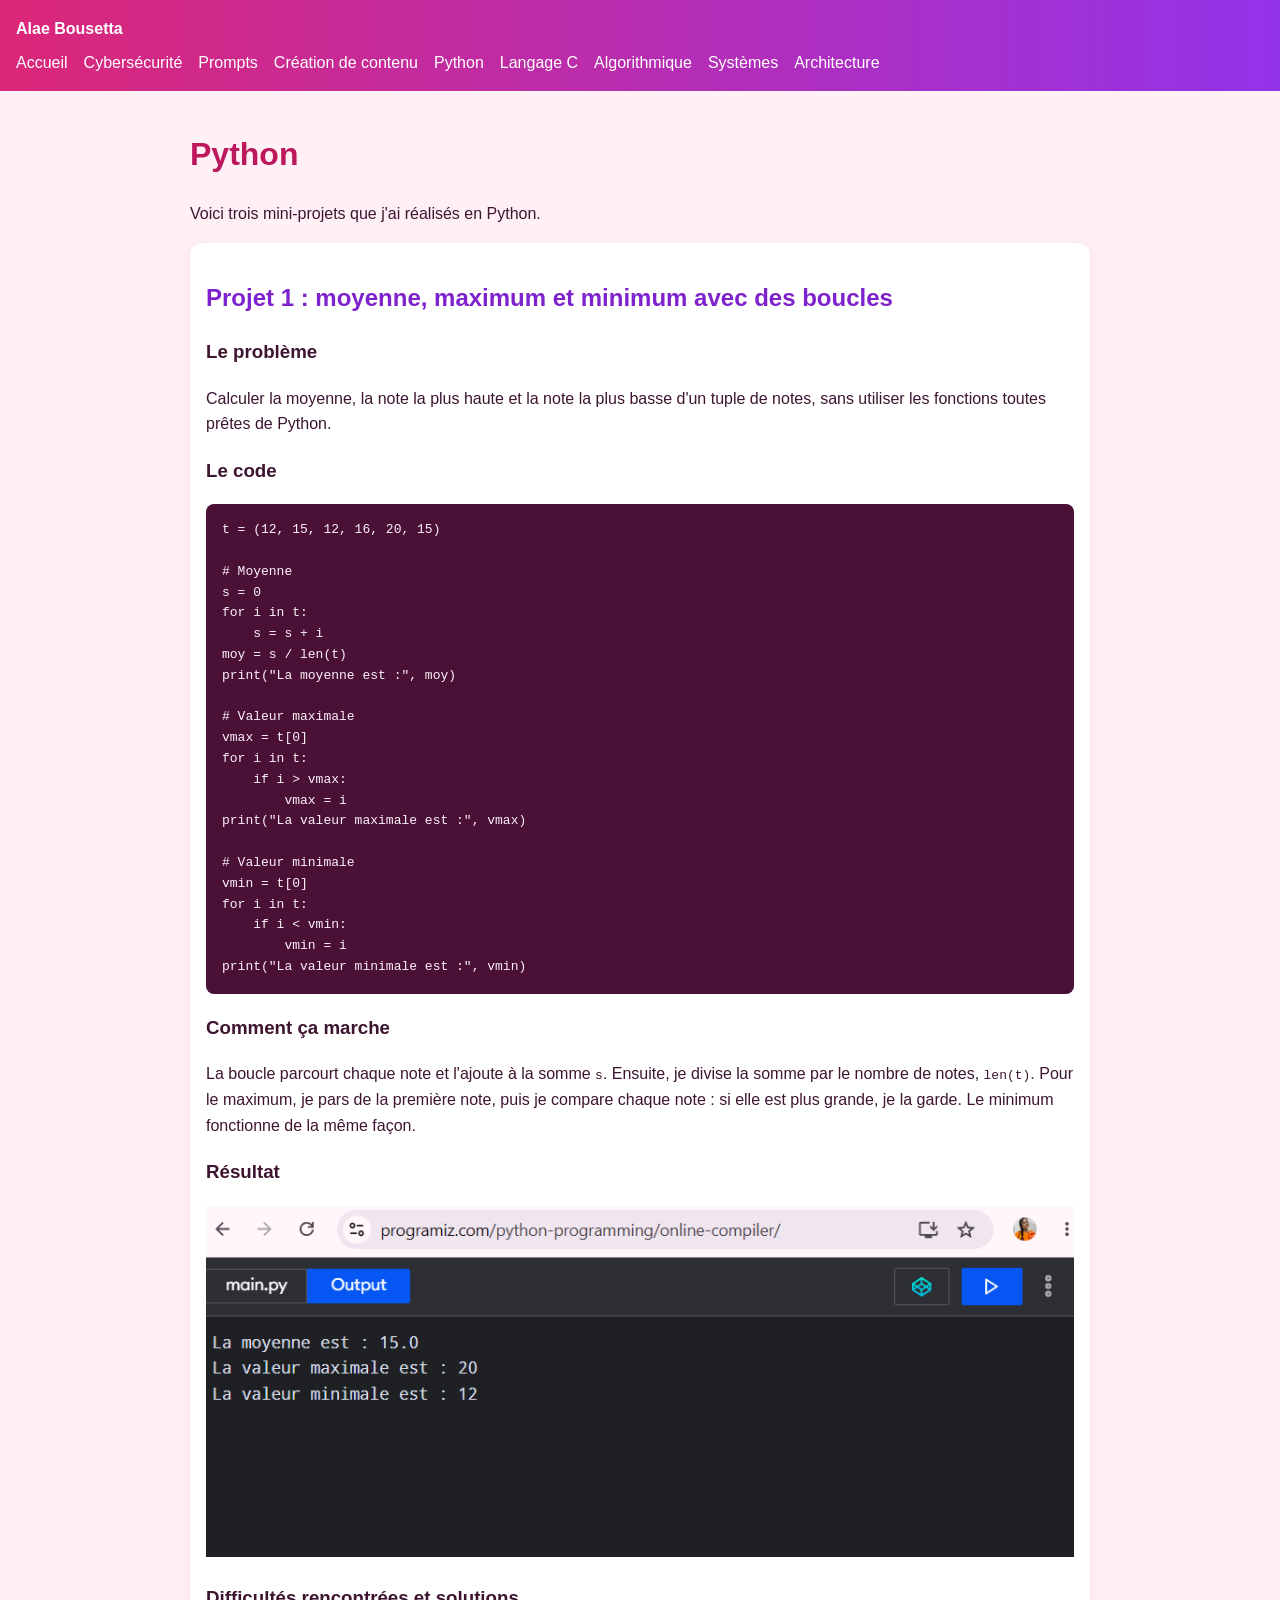
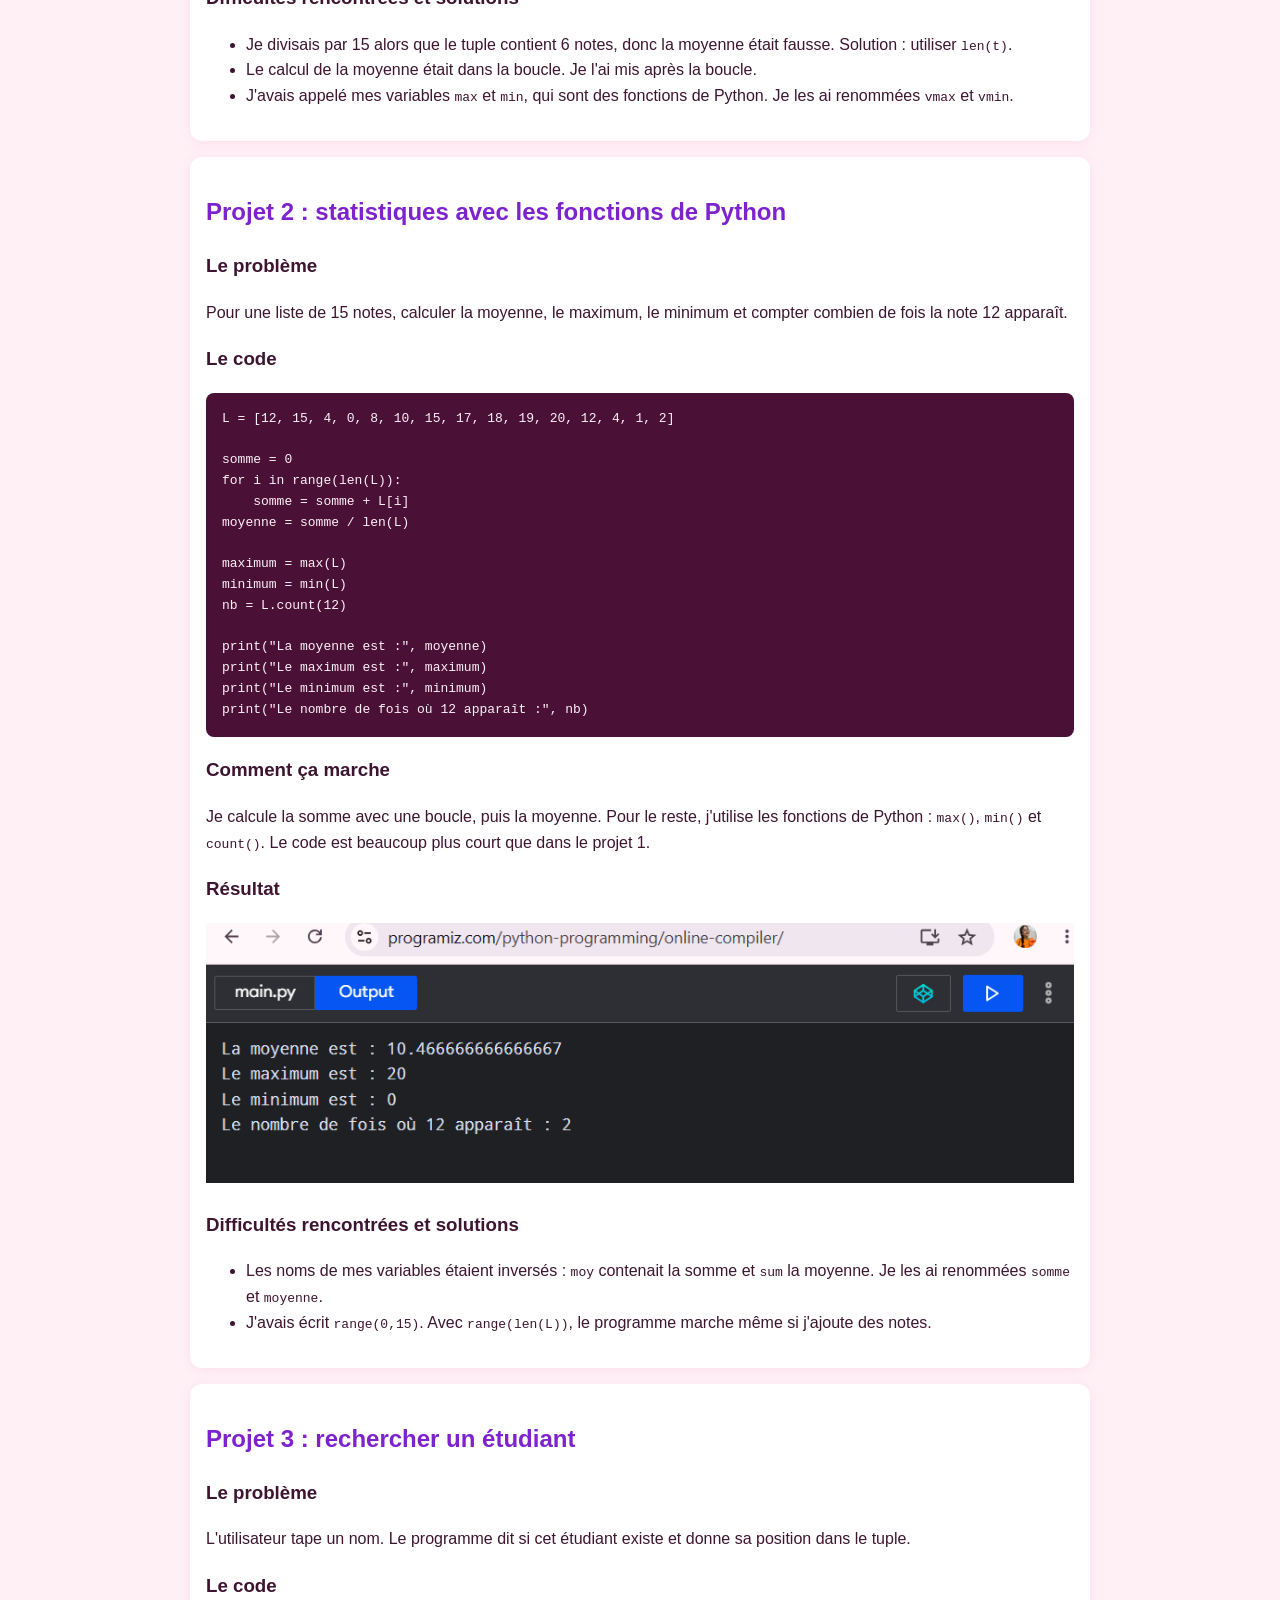
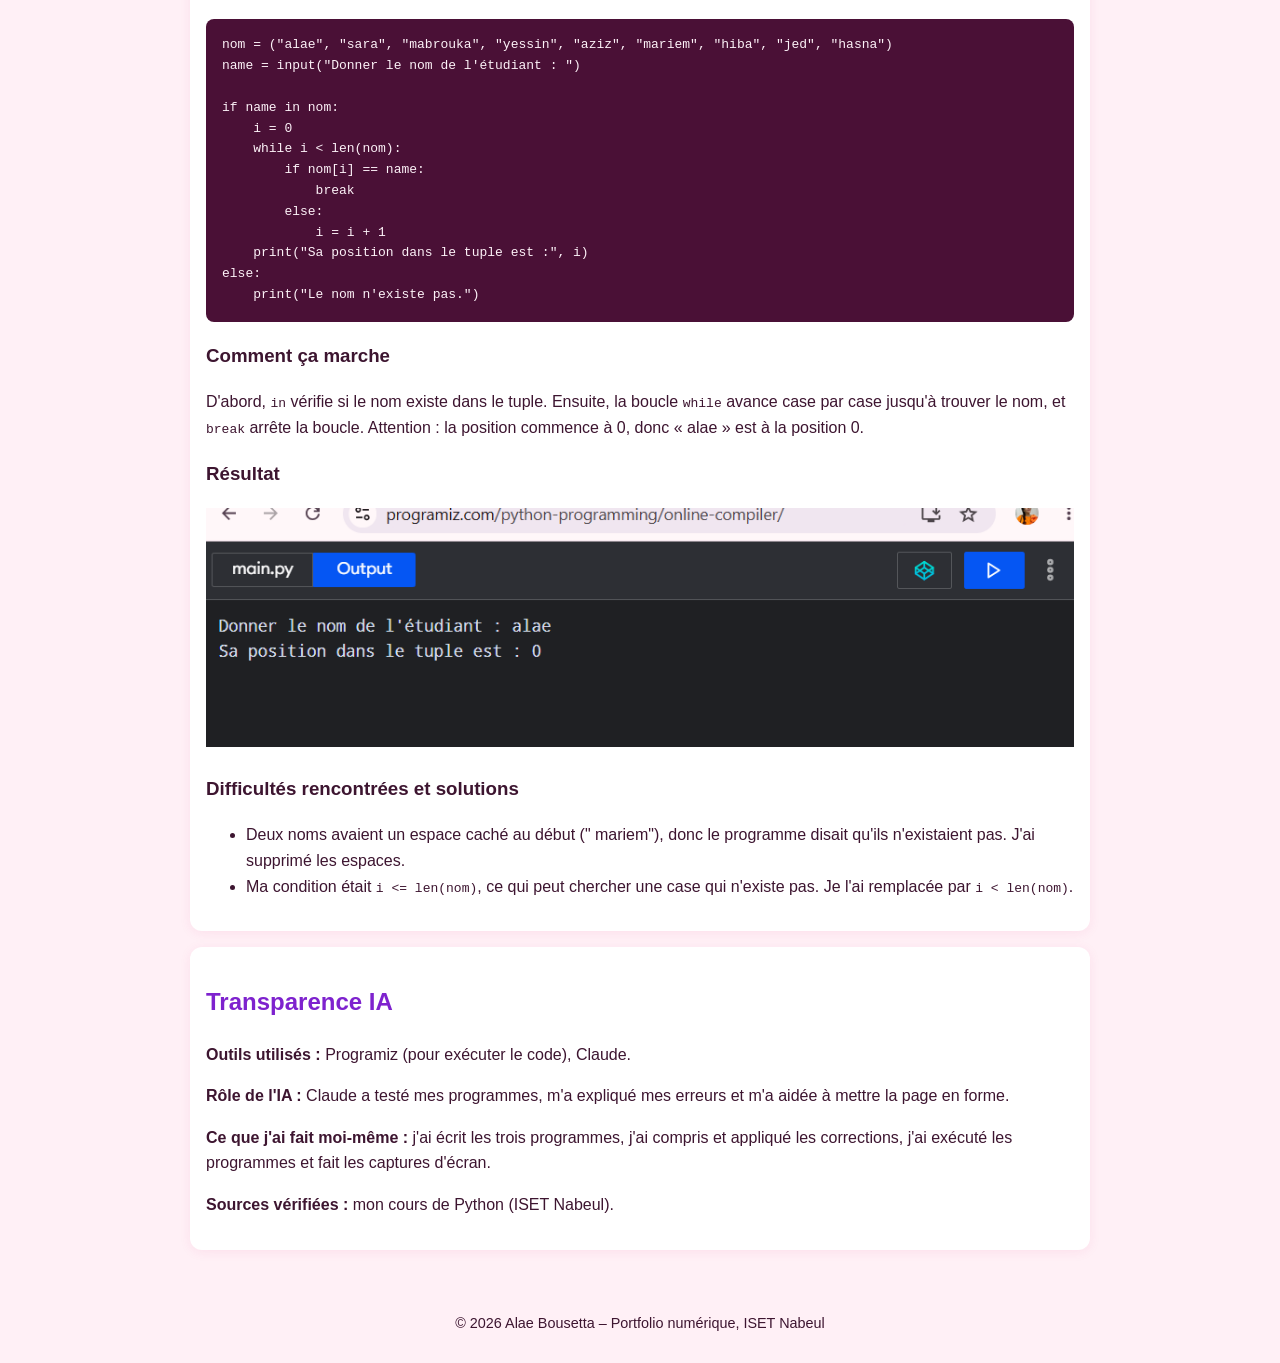
<file: developpement/python.html>
<!DOCTYPE html>
<html lang="fr">
<head>
  <meta charset="UTF-8">
  <meta name="viewport" content="width=device-width, initial-scale=1.0">
  <title>Python – Portfolio d'Alae Bousetta</title>
  <link rel="stylesheet" href="../css/style.css">
</head>
<body>
  <header>
    <p class="logo">Alae Bousetta</p>
    <nav>
      <a href="../index.html">Accueil</a>
      <a href="../digital-skills/cybersecurite.html">Cybersécurité</a>
      <a href="../digital-skills/prompt-engineering.html">Prompts</a>
      <a href="../digital-skills/creation-contenu.html">Création de contenu</a>
      <a href="../developpement/python.html">Python</a>
      <a href="../developpement/langage-c.html">Langage C</a>
      <a href="../developpement/algorithmique.html">Algorithmique</a>
      <a href="../systemes/systemes-exploitation.html">Systèmes</a>
      <a href="../systemes/architecture-electronique.html">Architecture</a>
    </nav>
  </header>

  <main>
    <h1>Python</h1>
    <p>Voici trois mini-projets que j'ai réalisés en Python.</p>

    <section>
      <h2>Projet 1 : moyenne, maximum et minimum avec des boucles</h2>
      <h3>Le problème</h3>
      <p>Calculer la moyenne, la note la plus haute et la note la plus basse d'un tuple de notes, sans utiliser les fonctions toutes prêtes de Python.</p>
      <h3>Le code</h3>
<pre><code>t = (12, 15, 12, 16, 20, 15)

# Moyenne
s = 0
for i in t:
    s = s + i
moy = s / len(t)
print("La moyenne est :", moy)

# Valeur maximale
vmax = t[0]
for i in t:
    if i &gt; vmax:
        vmax = i
print("La valeur maximale est :", vmax)

# Valeur minimale
vmin = t[0]
for i in t:
    if i &lt; vmin:
        vmin = i
print("La valeur minimale est :", vmin)</code></pre>
      <h3>Comment ça marche</h3>
      <p>La boucle parcourt chaque note et l'ajoute à la somme <code>s</code>. Ensuite, je divise la somme par le nombre de notes, <code>len(t)</code>. Pour le maximum, je pars de la première note, puis je compare chaque note : si elle est plus grande, je la garde. Le minimum fonctionne de la même façon.</p>
      <h3>Résultat</h3>
      <img src="../medias/python1.png" alt="Exécution du projet 1 : moyenne 15.0, maximum 20, minimum 12">
      <h3>Difficultés rencontrées et solutions</h3>
      <ul>
        <li>Je divisais par 15 alors que le tuple contient 6 notes, donc la moyenne était fausse. Solution : utiliser <code>len(t)</code>.</li>
        <li>Le calcul de la moyenne était dans la boucle. Je l'ai mis après la boucle.</li>
        <li>J'avais appelé mes variables <code>max</code> et <code>min</code>, qui sont des fonctions de Python. Je les ai renommées <code>vmax</code> et <code>vmin</code>.</li>
      </ul>
    </section>

    <section>
      <h2>Projet 2 : statistiques avec les fonctions de Python</h2>
      <h3>Le problème</h3>
      <p>Pour une liste de 15 notes, calculer la moyenne, le maximum, le minimum et compter combien de fois la note 12 apparaît.</p>
      <h3>Le code</h3>
<pre><code>L = [12, 15, 4, 0, 8, 10, 15, 17, 18, 19, 20, 12, 4, 1, 2]

somme = 0
for i in range(len(L)):
    somme = somme + L[i]
moyenne = somme / len(L)

maximum = max(L)
minimum = min(L)
nb = L.count(12)

print("La moyenne est :", moyenne)
print("Le maximum est :", maximum)
print("Le minimum est :", minimum)
print("Le nombre de fois où 12 apparaît :", nb)</code></pre>
      <h3>Comment ça marche</h3>
      <p>Je calcule la somme avec une boucle, puis la moyenne. Pour le reste, j'utilise les fonctions de Python : <code>max()</code>, <code>min()</code> et <code>count()</code>. Le code est beaucoup plus court que dans le projet 1.</p>
      <h3>Résultat</h3>
      <img src="../medias/python2.png" alt="Exécution du projet 2 : moyenne 10.47, maximum 20, minimum 0, la note 12 apparaît 2 fois">
      <h3>Difficultés rencontrées et solutions</h3>
      <ul>
        <li>Les noms de mes variables étaient inversés : <code>moy</code> contenait la somme et <code>sum</code> la moyenne. Je les ai renommées <code>somme</code> et <code>moyenne</code>.</li>
        <li>J'avais écrit <code>range(0,15)</code>. Avec <code>range(len(L))</code>, le programme marche même si j'ajoute des notes.</li>
      </ul>
    </section>

    <section>
      <h2>Projet 3 : rechercher un étudiant</h2>
      <h3>Le problème</h3>
      <p>L'utilisateur tape un nom. Le programme dit si cet étudiant existe et donne sa position dans le tuple.</p>
      <h3>Le code</h3>
<pre><code>nom = ("alae", "sara", "mabrouka", "yessin", "aziz", "mariem", "hiba", "jed", "hasna")
name = input("Donner le nom de l'étudiant : ")

if name in nom:
    i = 0
    while i &lt; len(nom):
        if nom[i] == name:
            break
        else:
            i = i + 1
    print("Sa position dans le tuple est :", i)
else:
    print("Le nom n'existe pas.")</code></pre>
      <h3>Comment ça marche</h3>
      <p>D'abord, <code>in</code> vérifie si le nom existe dans le tuple. Ensuite, la boucle <code>while</code> avance case par case jusqu'à trouver le nom, et <code>break</code> arrête la boucle. Attention : la position commence à 0, donc « alae » est à la position 0.</p>
      <h3>Résultat</h3>
      <img src="../medias/python3.png" alt="Exécution du projet 3 : recherche d'un nom et affichage de sa position">
      <h3>Difficultés rencontrées et solutions</h3>
      <ul>
        <li>Deux noms avaient un espace caché au début (" mariem"), donc le programme disait qu'ils n'existaient pas. J'ai supprimé les espaces.</li>
        <li>Ma condition était <code>i &lt;= len(nom)</code>, ce qui peut chercher une case qui n'existe pas. Je l'ai remplacée par <code>i &lt; len(nom)</code>.</li>
      </ul>
    </section>

    <section>
      <h2>Transparence IA</h2>
      <p><strong>Outils utilisés :</strong> Programiz (pour exécuter le code), Claude.</p>
      <p><strong>Rôle de l'IA :</strong> Claude a testé mes programmes, m'a expliqué mes erreurs et m'a aidée à mettre la page en forme.</p>
      <p><strong>Ce que j'ai fait moi-même :</strong> j'ai écrit les trois programmes, j'ai compris et appliqué les corrections, j'ai exécuté les programmes et fait les captures d'écran.</p>
      <p><strong>Sources vérifiées :</strong> mon cours de Python (ISET Nabeul).</p>
    </section>
  </main>

  <footer>
    <p>© 2026 Alae Bousetta – Portfolio numérique, ISET Nabeul</p>
  </footer>

  <script src="../js/script.js"></script>
</body>
</html>
</file>
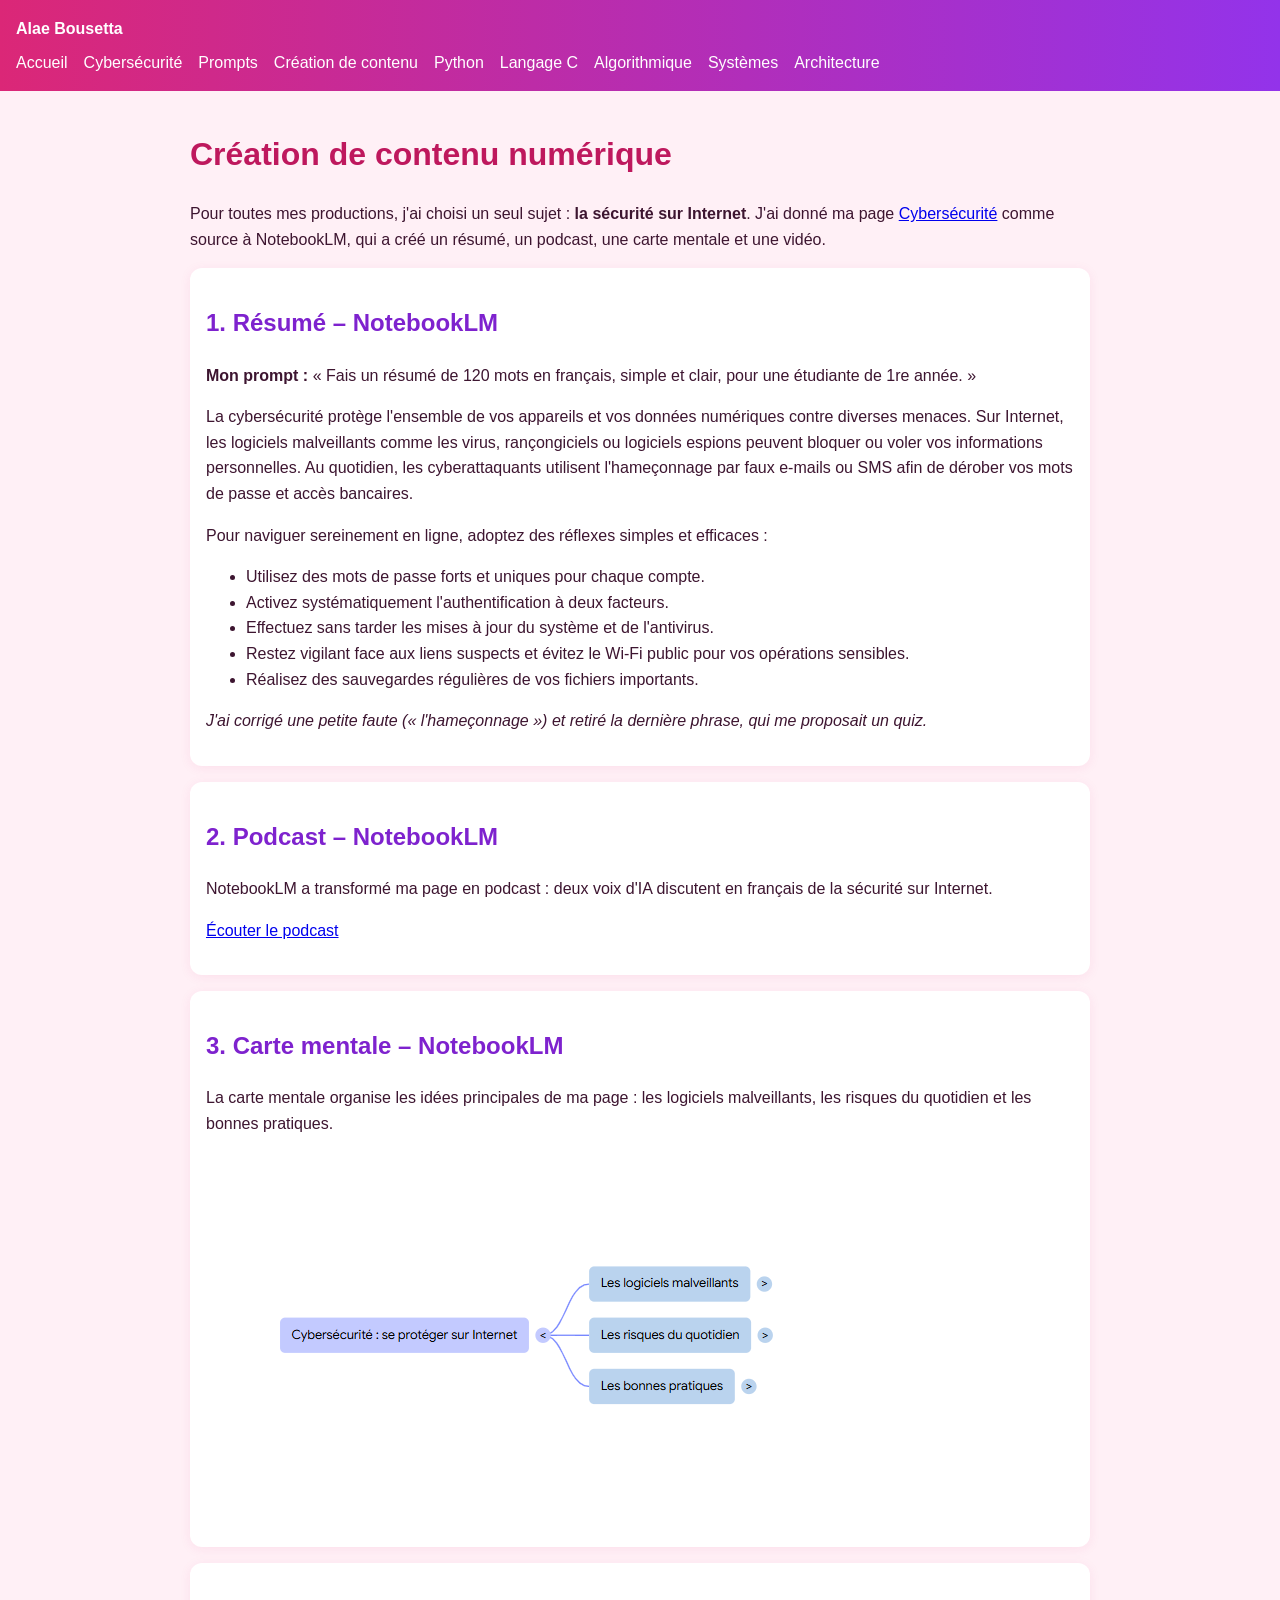
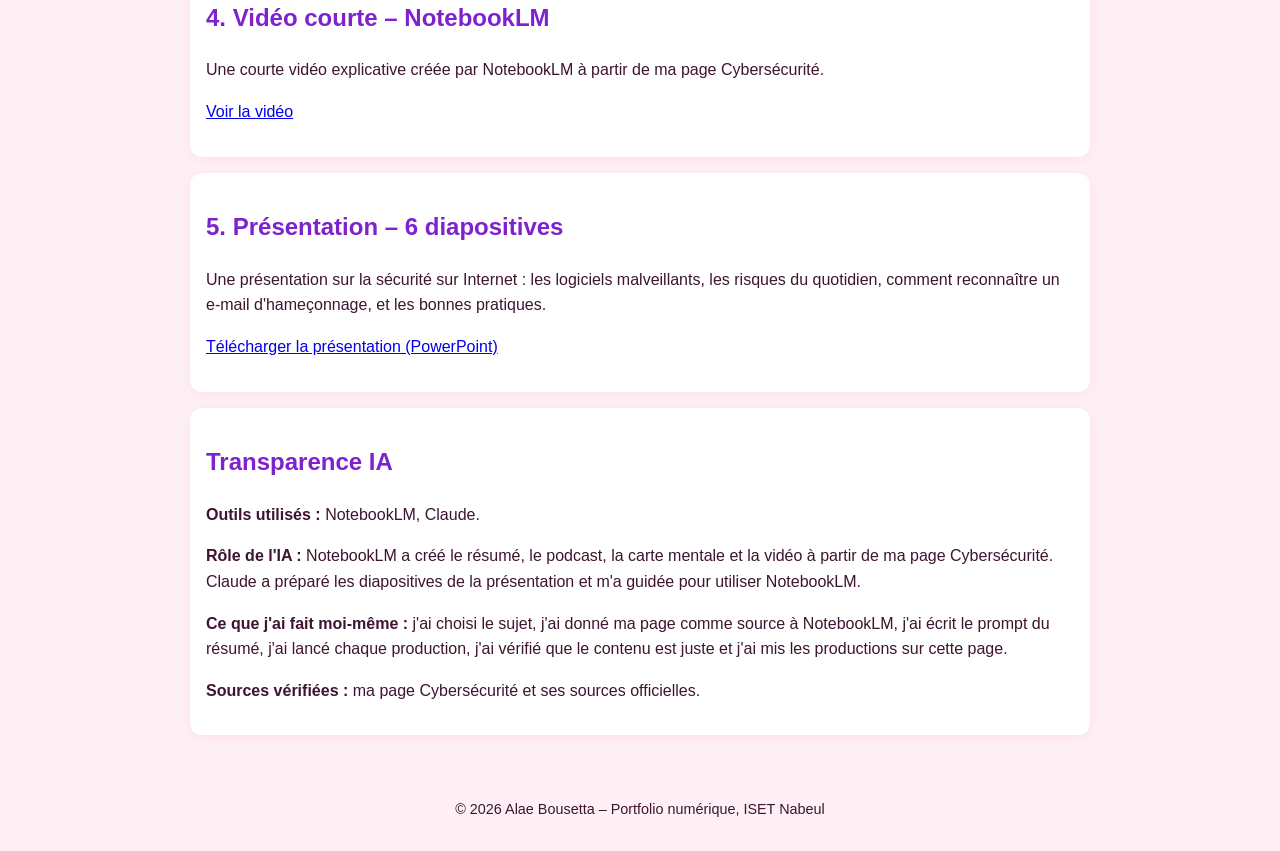
<file: digital-skills/creation-contenu.html>
<!DOCTYPE html>
<html lang="fr">
<head>
  <meta charset="UTF-8">
  <meta name="viewport" content="width=device-width, initial-scale=1.0">
  <title>Création de contenu – Portfolio d'Alae Bousetta</title>
  <link rel="stylesheet" href="../css/style.css">
</head>
<body>
  <header>
    <p class="logo">Alae Bousetta</p>
    <nav>
      <a href="../index.html">Accueil</a>
      <a href="../digital-skills/cybersecurite.html">Cybersécurité</a>
      <a href="../digital-skills/prompt-engineering.html">Prompts</a>
      <a href="../digital-skills/creation-contenu.html">Création de contenu</a>
      <a href="../developpement/python.html">Python</a>
      <a href="../developpement/langage-c.html">Langage C</a>
      <a href="../developpement/algorithmique.html">Algorithmique</a>
      <a href="../systemes/systemes-exploitation.html">Systèmes</a>
      <a href="../systemes/architecture-electronique.html">Architecture</a>
    </nav>
  </header>

  <main>
    <h1>Création de contenu numérique</h1>
    <p>Pour toutes mes productions, j'ai choisi un seul sujet : <strong>la sécurité sur Internet</strong>. J'ai donné ma page <a href="cybersecurite.html">Cybersécurité</a> comme source à NotebookLM, qui a créé un résumé, un podcast, une carte mentale et une vidéo.</p>

    <section>
      <h2>1. Résumé – NotebookLM</h2>
      <p><strong>Mon prompt :</strong> « Fais un résumé de 120 mots en français, simple et clair, pour une étudiante de 1re année. »</p>
      <p>La cybersécurité protège l'ensemble de vos appareils et vos données numériques contre diverses menaces. Sur Internet, les logiciels malveillants comme les virus, rançongiciels ou logiciels espions peuvent bloquer ou voler vos informations personnelles. Au quotidien, les cyberattaquants utilisent l'hameçonnage par faux e-mails ou SMS afin de dérober vos mots de passe et accès bancaires.</p>
      <p>Pour naviguer sereinement en ligne, adoptez des réflexes simples et efficaces :</p>
      <ul>
        <li>Utilisez des mots de passe forts et uniques pour chaque compte.</li>
        <li>Activez systématiquement l'authentification à deux facteurs.</li>
        <li>Effectuez sans tarder les mises à jour du système et de l'antivirus.</li>
        <li>Restez vigilant face aux liens suspects et évitez le Wi-Fi public pour vos opérations sensibles.</li>
        <li>Réalisez des sauvegardes régulières de vos fichiers importants.</li>
      </ul>
      <p><em>J'ai corrigé une petite faute (« l'hameçonnage ») et retiré la dernière phrase, qui me proposait un quiz.</em></p>
    </section>

    <section>
      <h2>2. Podcast – NotebookLM</h2>
      <p>NotebookLM a transformé ma page en podcast : deux voix d'IA discutent en français de la sécurité sur Internet.</p>
      <p><a href="https://notebooklm.link.google/gsJoLZtXx6VJ" target="_blank" rel="noopener">Écouter le podcast</a></p>
    </section>

    <section>
      <h2>3. Carte mentale – NotebookLM</h2>
      <p>La carte mentale organise les idées principales de ma page : les logiciels malveillants, les risques du quotidien et les bonnes pratiques.</p>
      <img src="../medias/carte-mentale.png" alt="Carte mentale de NotebookLM : cybersécurité, logiciels malveillants, risques du quotidien, bonnes pratiques">
    </section>

    <section>
      <h2>4. Vidéo courte – NotebookLM</h2>
      <p>Une courte vidéo explicative créée par NotebookLM à partir de ma page Cybersécurité.</p>
      <p><a href="https://notebooklm.link.google/S1ZrXt26p56K" target="_blank" rel="noopener">Voir la vidéo</a></p>
    </section>

    <section>
      <h2>5. Présentation – 6 diapositives</h2>
      <p>Une présentation sur la sécurité sur Internet : les logiciels malveillants, les risques du quotidien, comment reconnaître un e-mail d'hameçonnage, et les bonnes pratiques.</p>
      <p><a href="../medias/securite-internet.pptx">Télécharger la présentation (PowerPoint)</a></p>
    </section>

    <section>
      <h2>Transparence IA</h2>
      <p><strong>Outils utilisés :</strong> NotebookLM, Claude.</p>
      <p><strong>Rôle de l'IA :</strong> NotebookLM a créé le résumé, le podcast, la carte mentale et la vidéo à partir de ma page Cybersécurité. Claude a préparé les diapositives de la présentation et m'a guidée pour utiliser NotebookLM.</p>
      <p><strong>Ce que j'ai fait moi-même :</strong> j'ai choisi le sujet, j'ai donné ma page comme source à NotebookLM, j'ai écrit le prompt du résumé, j'ai lancé chaque production, j'ai vérifié que le contenu est juste et j'ai mis les productions sur cette page.</p>
      <p><strong>Sources vérifiées :</strong> ma page Cybersécurité et ses sources officielles.</p>
    </section>
  </main>

  <footer>
    <p>© 2026 Alae Bousetta – Portfolio numérique, ISET Nabeul</p>
  </footer>

  <script src="../js/script.js"></script>
</body>
</html>
</file>
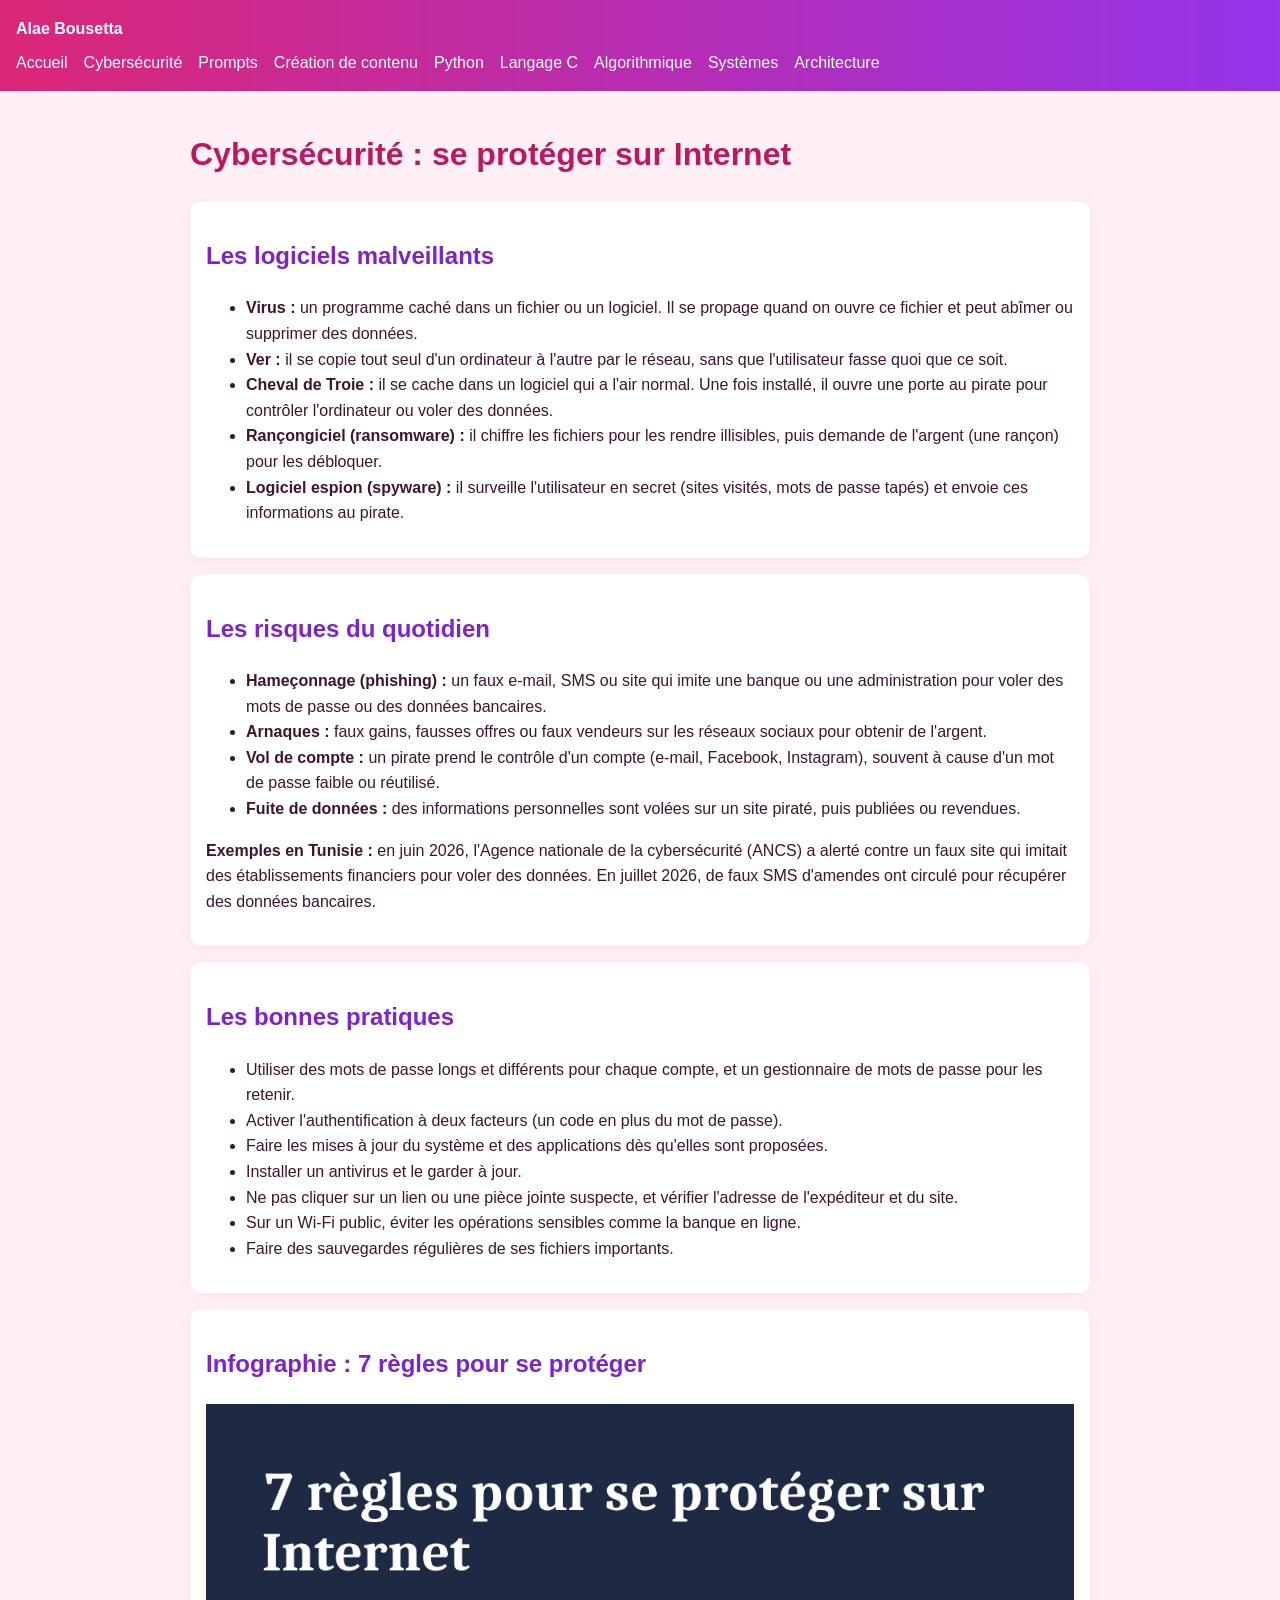
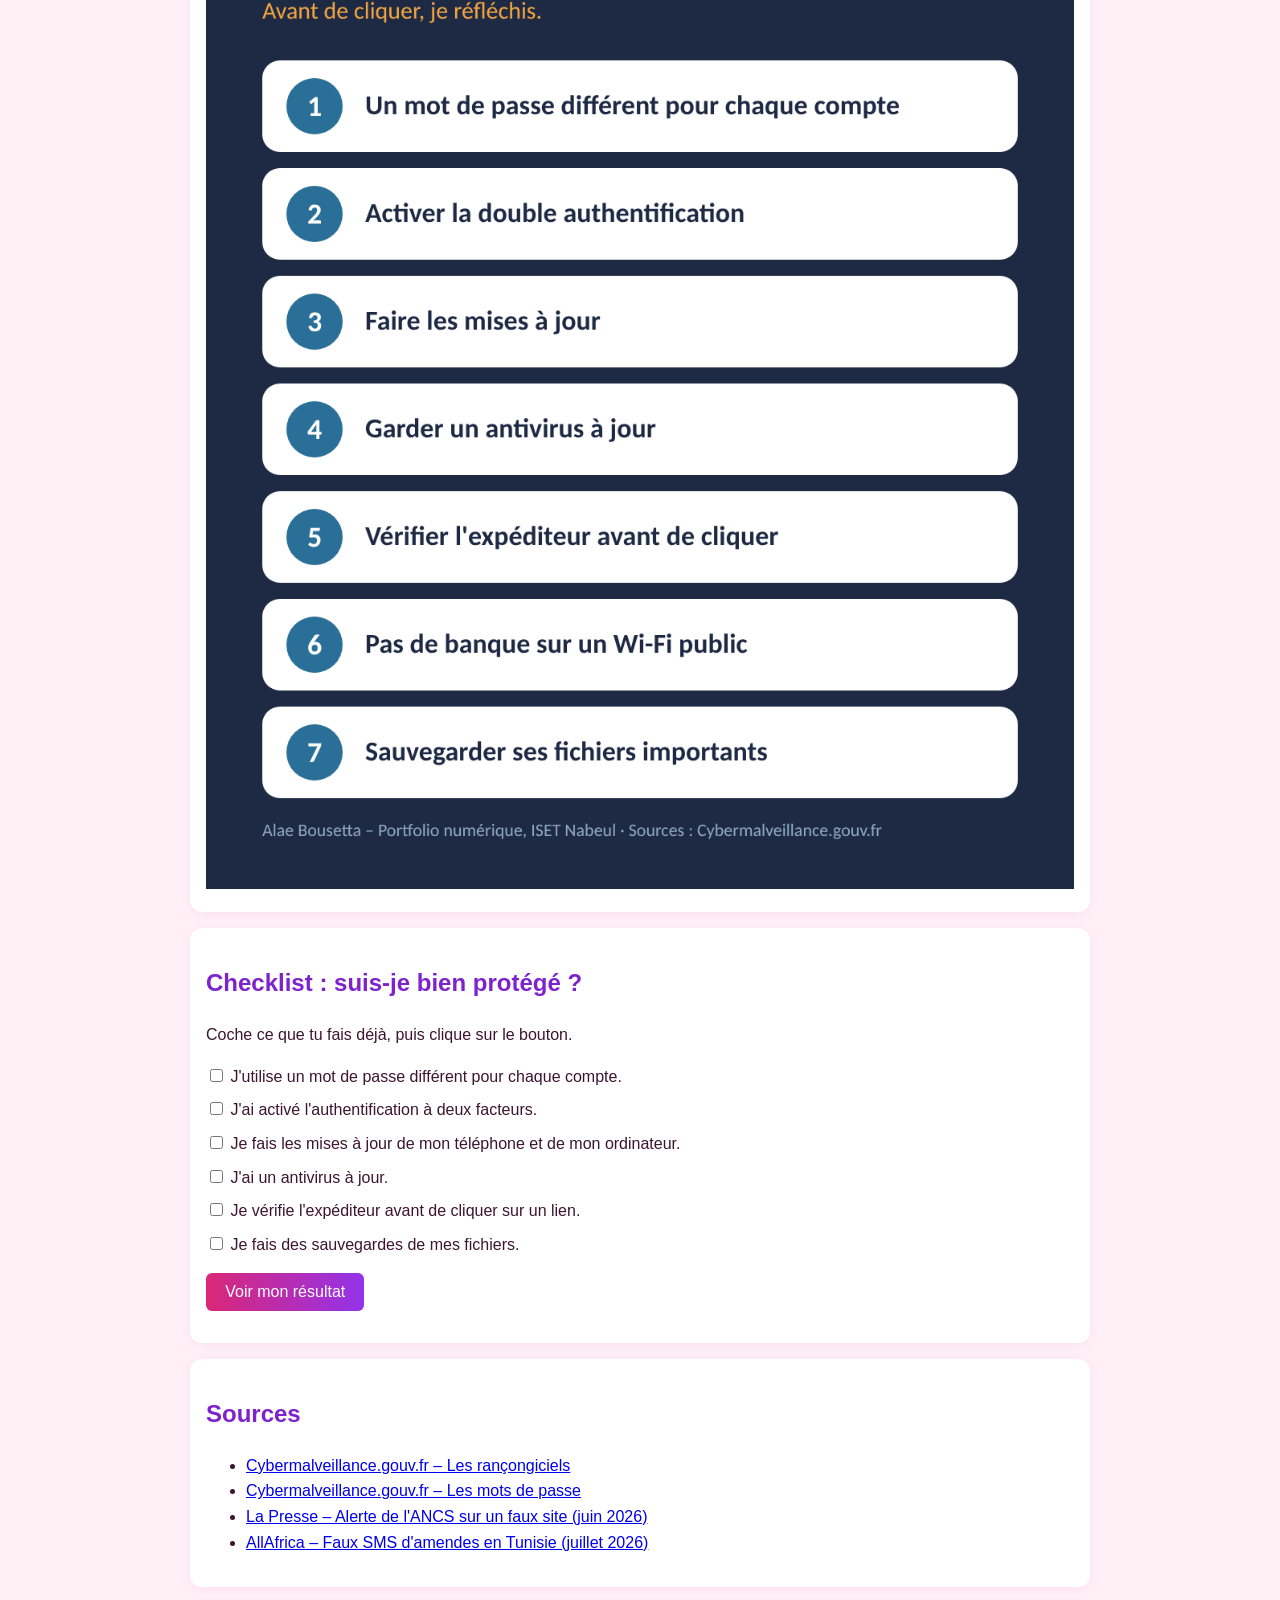
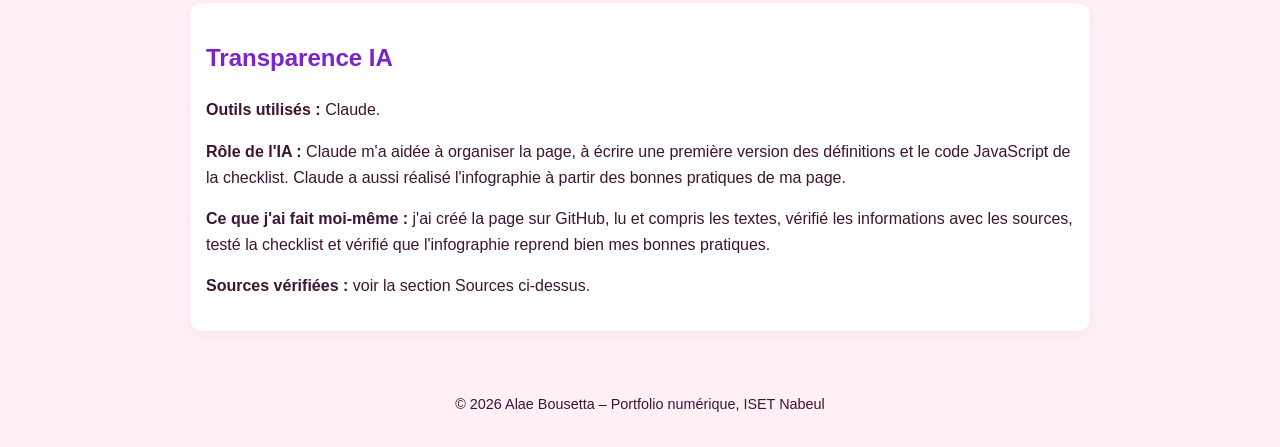
<file: digital-skills/cybersecurite.html>
<!DOCTYPE html>
<html lang="fr">
<head>
  <meta charset="UTF-8">
  <meta name="viewport" content="width=device-width, initial-scale=1.0">
  <title>Cybersécurité – Portfolio d'Alae Bousetta</title>
  <link rel="stylesheet" href="../css/style.css">
</head>
<body>
  <header>
    <p class="logo">Alae Bousetta</p>
    <nav>
      <a href="../index.html">Accueil</a>
      <a href="../digital-skills/cybersecurite.html">Cybersécurité</a>
      <a href="../digital-skills/prompt-engineering.html">Prompts</a>
      <a href="../digital-skills/creation-contenu.html">Création de contenu</a>
      <a href="../developpement/python.html">Python</a>
      <a href="../developpement/langage-c.html">Langage C</a>
      <a href="../developpement/algorithmique.html">Algorithmique</a>
      <a href="../systemes/systemes-exploitation.html">Systèmes</a>
      <a href="../systemes/architecture-electronique.html">Architecture</a>
    </nav>
  </header>

  <main>
    <h1>Cybersécurité : se protéger sur Internet</h1>

    <section>
      <h2>Les logiciels malveillants</h2>
      <ul>
        <li><strong>Virus :</strong> un programme caché dans un fichier ou un logiciel. Il se propage quand on ouvre ce fichier et peut abîmer ou supprimer des données.</li>
        <li><strong>Ver :</strong> il se copie tout seul d'un ordinateur à l'autre par le réseau, sans que l'utilisateur fasse quoi que ce soit.</li>
        <li><strong>Cheval de Troie :</strong> il se cache dans un logiciel qui a l'air normal. Une fois installé, il ouvre une porte au pirate pour contrôler l'ordinateur ou voler des données.</li>
        <li><strong>Rançongiciel (ransomware) :</strong> il chiffre les fichiers pour les rendre illisibles, puis demande de l'argent (une rançon) pour les débloquer.</li>
        <li><strong>Logiciel espion (spyware) :</strong> il surveille l'utilisateur en secret (sites visités, mots de passe tapés) et envoie ces informations au pirate.</li>
      </ul>
    </section>

    <section>
      <h2>Les risques du quotidien</h2>
      <ul>
        <li><strong>Hameçonnage (phishing) :</strong> un faux e-mail, SMS ou site qui imite une banque ou une administration pour voler des mots de passe ou des données bancaires.</li>
        <li><strong>Arnaques :</strong> faux gains, fausses offres ou faux vendeurs sur les réseaux sociaux pour obtenir de l'argent.</li>
        <li><strong>Vol de compte :</strong> un pirate prend le contrôle d'un compte (e-mail, Facebook, Instagram), souvent à cause d'un mot de passe faible ou réutilisé.</li>
        <li><strong>Fuite de données :</strong> des informations personnelles sont volées sur un site piraté, puis publiées ou revendues.</li>
      </ul>
      <p><strong>Exemples en Tunisie :</strong> en juin 2026, l'Agence nationale de la cybersécurité (ANCS) a alerté contre un faux site qui imitait des établissements financiers pour voler des données. En juillet 2026, de faux SMS d'amendes ont circulé pour récupérer des données bancaires.</p>
    </section>

    <section>
      <h2>Les bonnes pratiques</h2>
      <ul>
        <li>Utiliser des mots de passe longs et différents pour chaque compte, et un gestionnaire de mots de passe pour les retenir.</li>
        <li>Activer l'authentification à deux facteurs (un code en plus du mot de passe).</li>
        <li>Faire les mises à jour du système et des applications dès qu'elles sont proposées.</li>
        <li>Installer un antivirus et le garder à jour.</li>
        <li>Ne pas cliquer sur un lien ou une pièce jointe suspecte, et vérifier l'adresse de l'expéditeur et du site.</li>
        <li>Sur un Wi-Fi public, éviter les opérations sensibles comme la banque en ligne.</li>
        <li>Faire des sauvegardes régulières de ses fichiers importants.</li>
      </ul>
    </section>

    <section>
      <h2>Infographie : 7 règles pour se protéger</h2>
      <img src="../medias/infographie-cyber.png" alt="Infographie : 7 règles pour se protéger sur Internet">
    </section>

    <section>
      <h2>Checklist : suis-je bien protégé ?</h2>
      <p>Coche ce que tu fais déjà, puis clique sur le bouton.</p>
      <ul class="checklist">
        <li><label><input type="checkbox" class="regle"> J'utilise un mot de passe différent pour chaque compte.</label></li>
        <li><label><input type="checkbox" class="regle"> J'ai activé l'authentification à deux facteurs.</label></li>
        <li><label><input type="checkbox" class="regle"> Je fais les mises à jour de mon téléphone et de mon ordinateur.</label></li>
        <li><label><input type="checkbox" class="regle"> J'ai un antivirus à jour.</label></li>
        <li><label><input type="checkbox" class="regle"> Je vérifie l'expéditeur avant de cliquer sur un lien.</label></li>
        <li><label><input type="checkbox" class="regle"> Je fais des sauvegardes de mes fichiers.</label></li>
      </ul>
      <button id="bouton-score">Voir mon résultat</button>
      <p id="resultat"></p>
    </section>

    <section>
      <h2>Sources</h2>
      <ul>
        <li><a href="https://www.cybermalveillance.gouv.fr/tous-nos-contenus/fiches-reflexes/rancongiciels-ransomwares">Cybermalveillance.gouv.fr – Les rançongiciels</a></li>
        <li><a href="https://www.cybermalveillance.gouv.fr/tous-nos-contenus/bonnes-pratiques/mots-de-passe">Cybermalveillance.gouv.fr – Les mots de passe</a></li>
        <li><a href="https://www.lapresse.tn/?p=4340661">La Presse – Alerte de l'ANCS sur un faux site (juin 2026)</a></li>
        <li><a href="https://fr.allafrica.com/stories/202607310221.html">AllAfrica – Faux SMS d'amendes en Tunisie (juillet 2026)</a></li>
      </ul>
    </section>

    <section>
      <h2>Transparence IA</h2>
      <p><strong>Outils utilisés :</strong> Claude.</p>
      <p><strong>Rôle de l'IA :</strong> Claude m'a aidée à organiser la page, à écrire une première version des définitions et le code JavaScript de la checklist. Claude a aussi réalisé l'infographie à partir des bonnes pratiques de ma page.</p>
      <p><strong>Ce que j'ai fait moi-même :</strong> j'ai créé la page sur GitHub, lu et compris les textes, vérifié les informations avec les sources, testé la checklist et vérifié que l'infographie reprend bien mes bonnes pratiques.</p>
      <p><strong>Sources vérifiées :</strong> voir la section Sources ci-dessus.</p>
    </section>
  </main>

  <footer>
    <p>© 2026 Alae Bousetta – Portfolio numérique, ISET Nabeul</p>
  </footer>

  <script src="../js/script.js"></script>
</body>
</html>
</file>
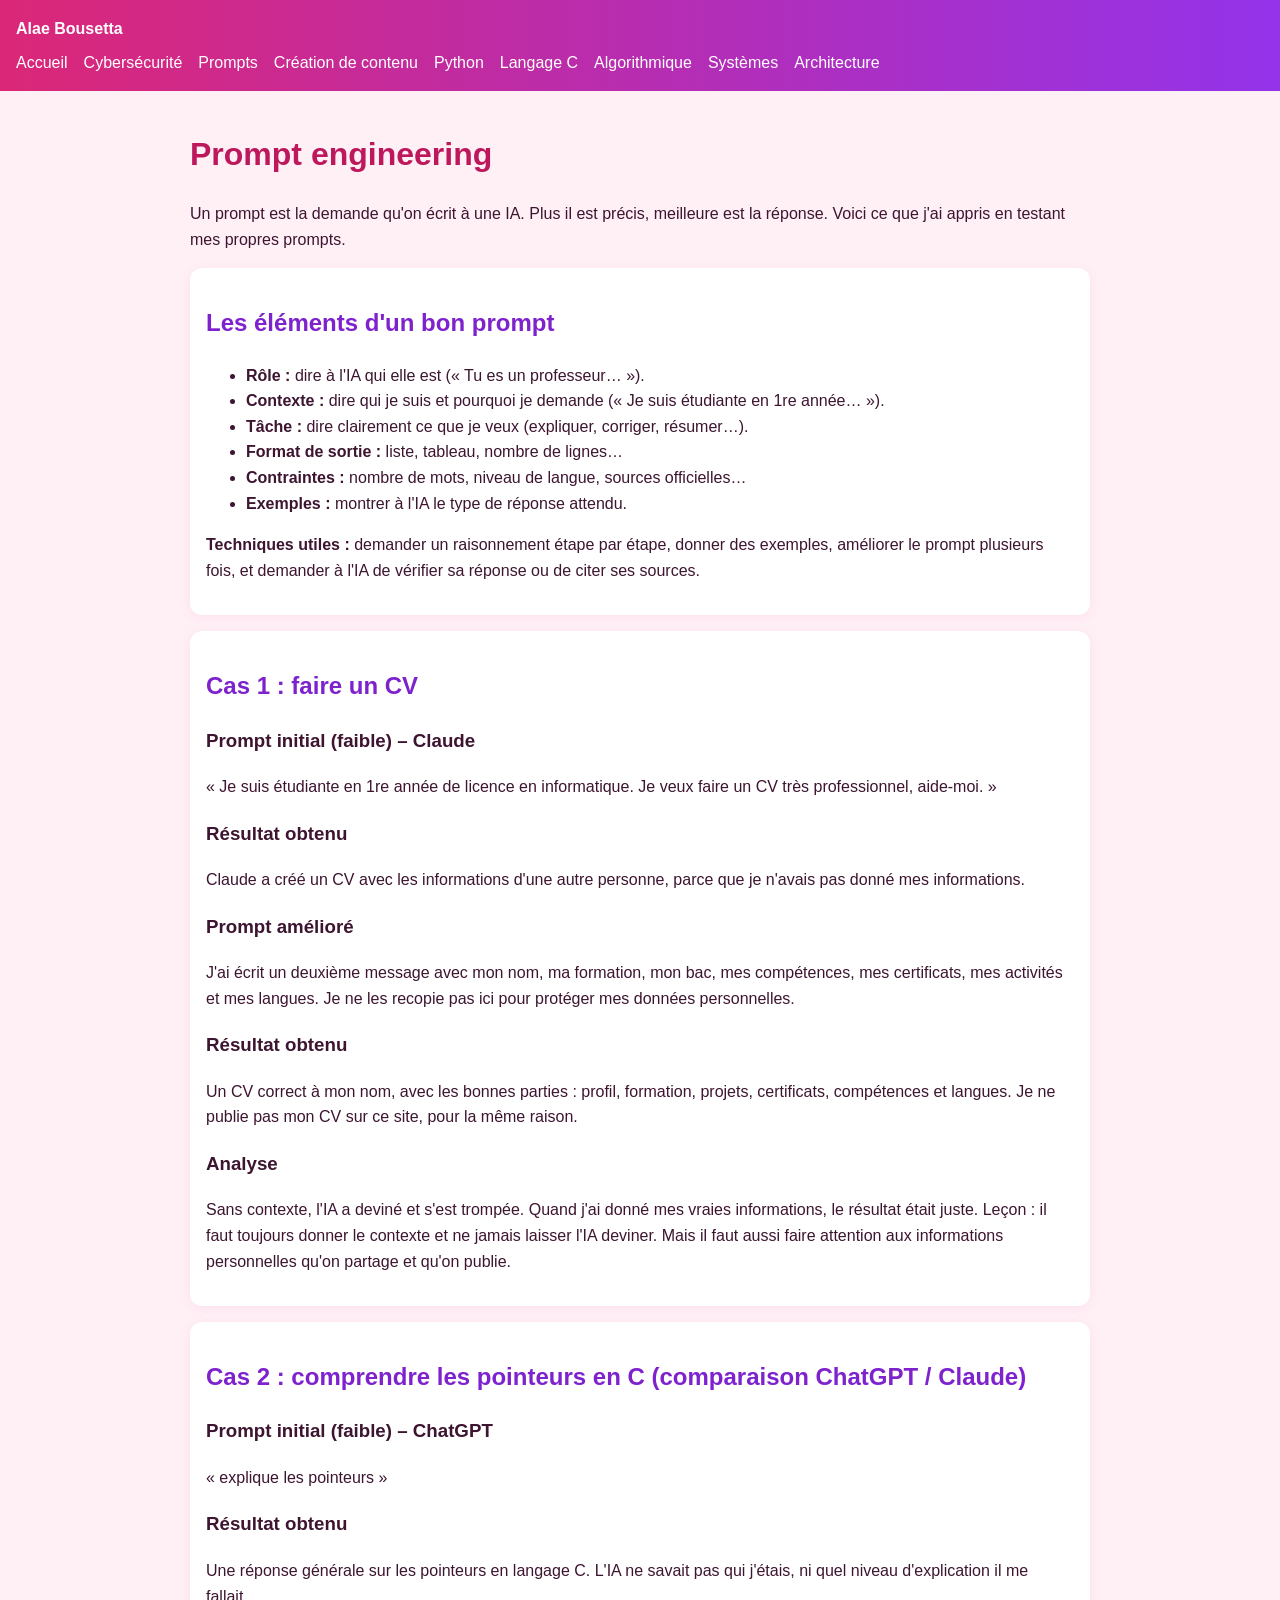
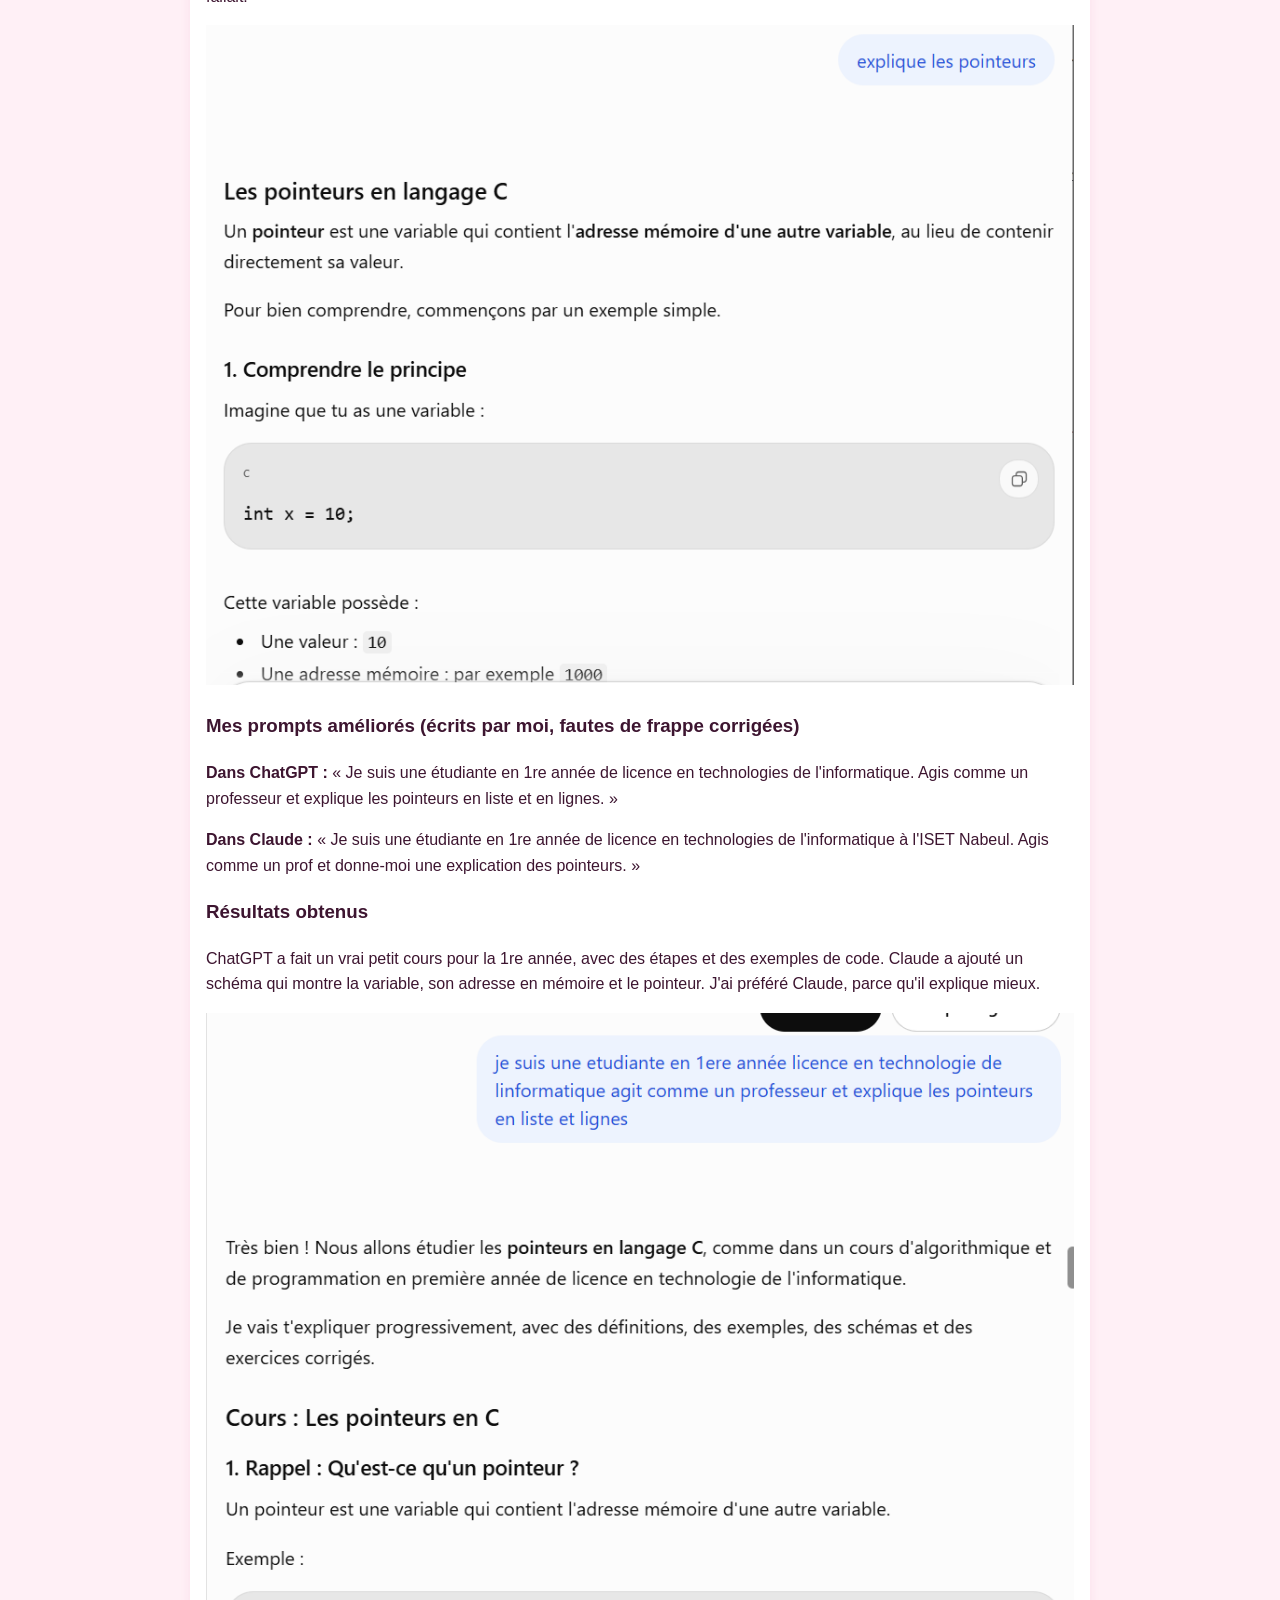
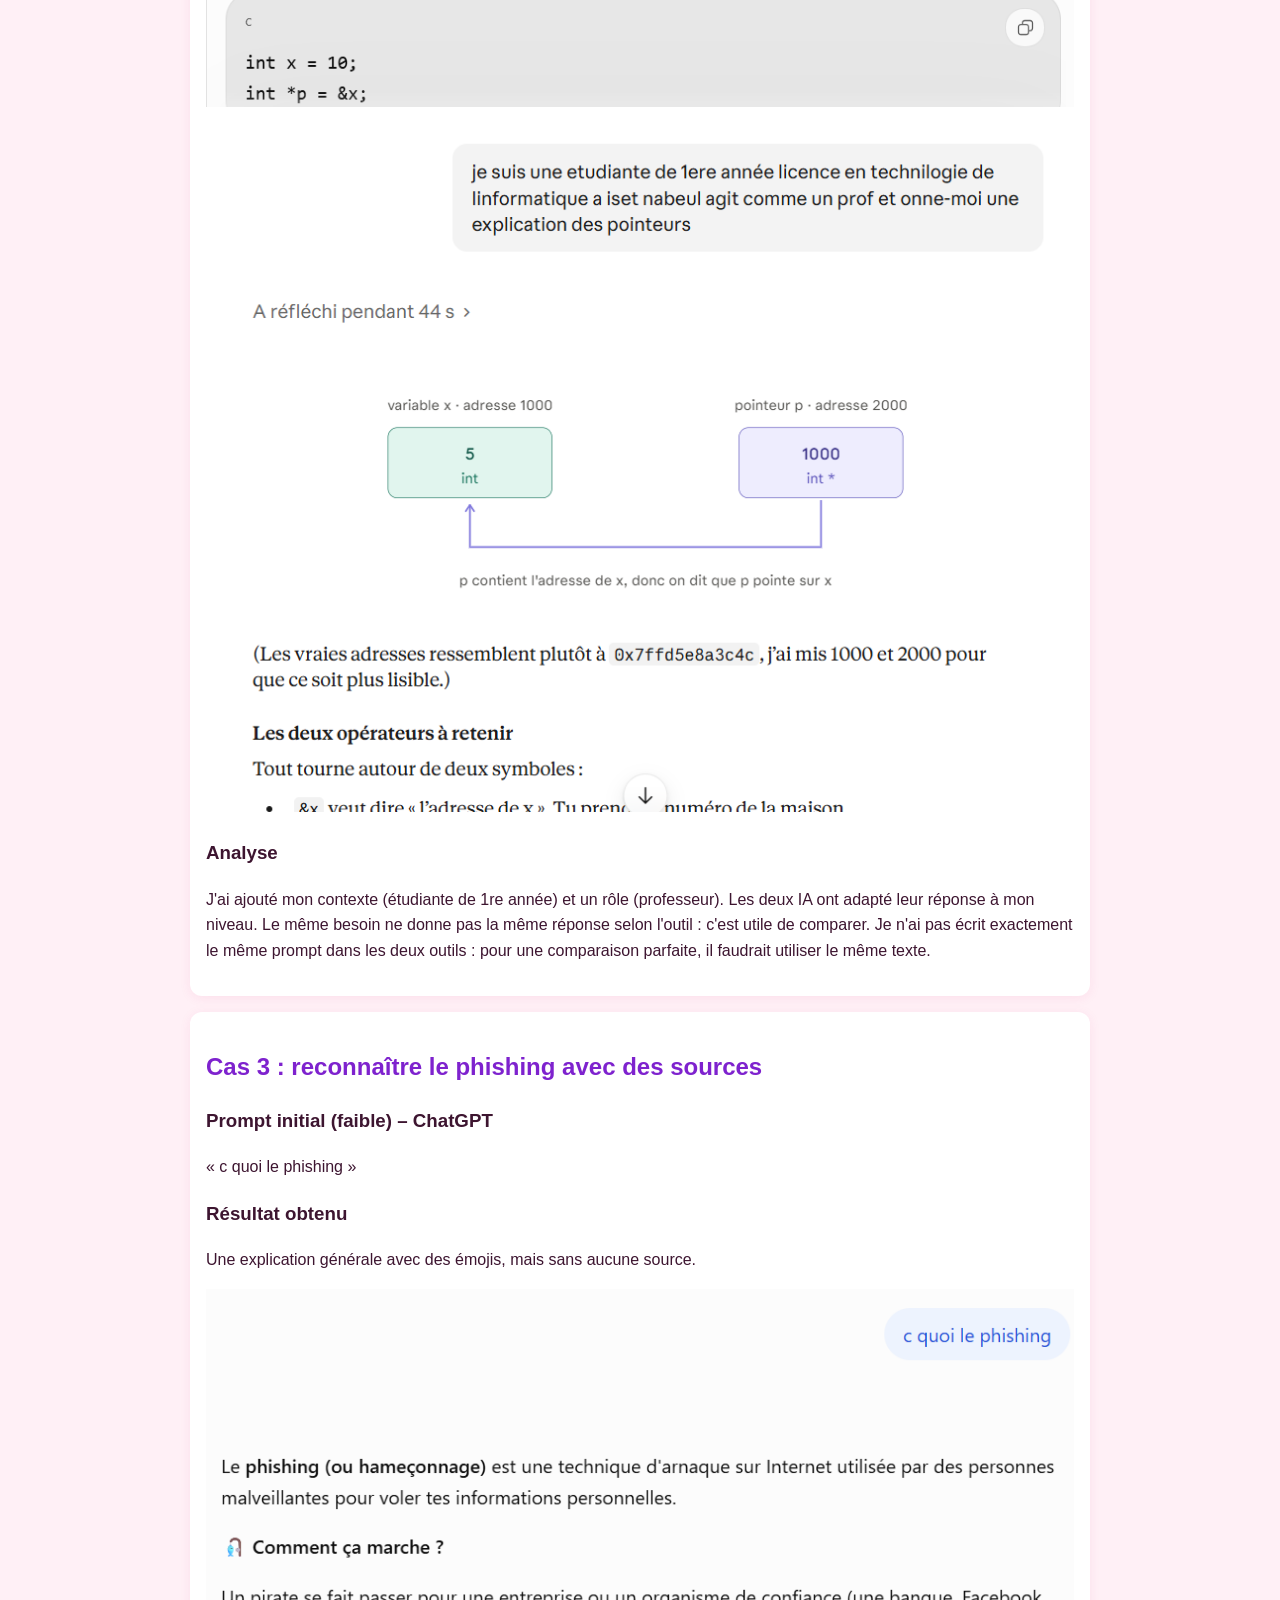
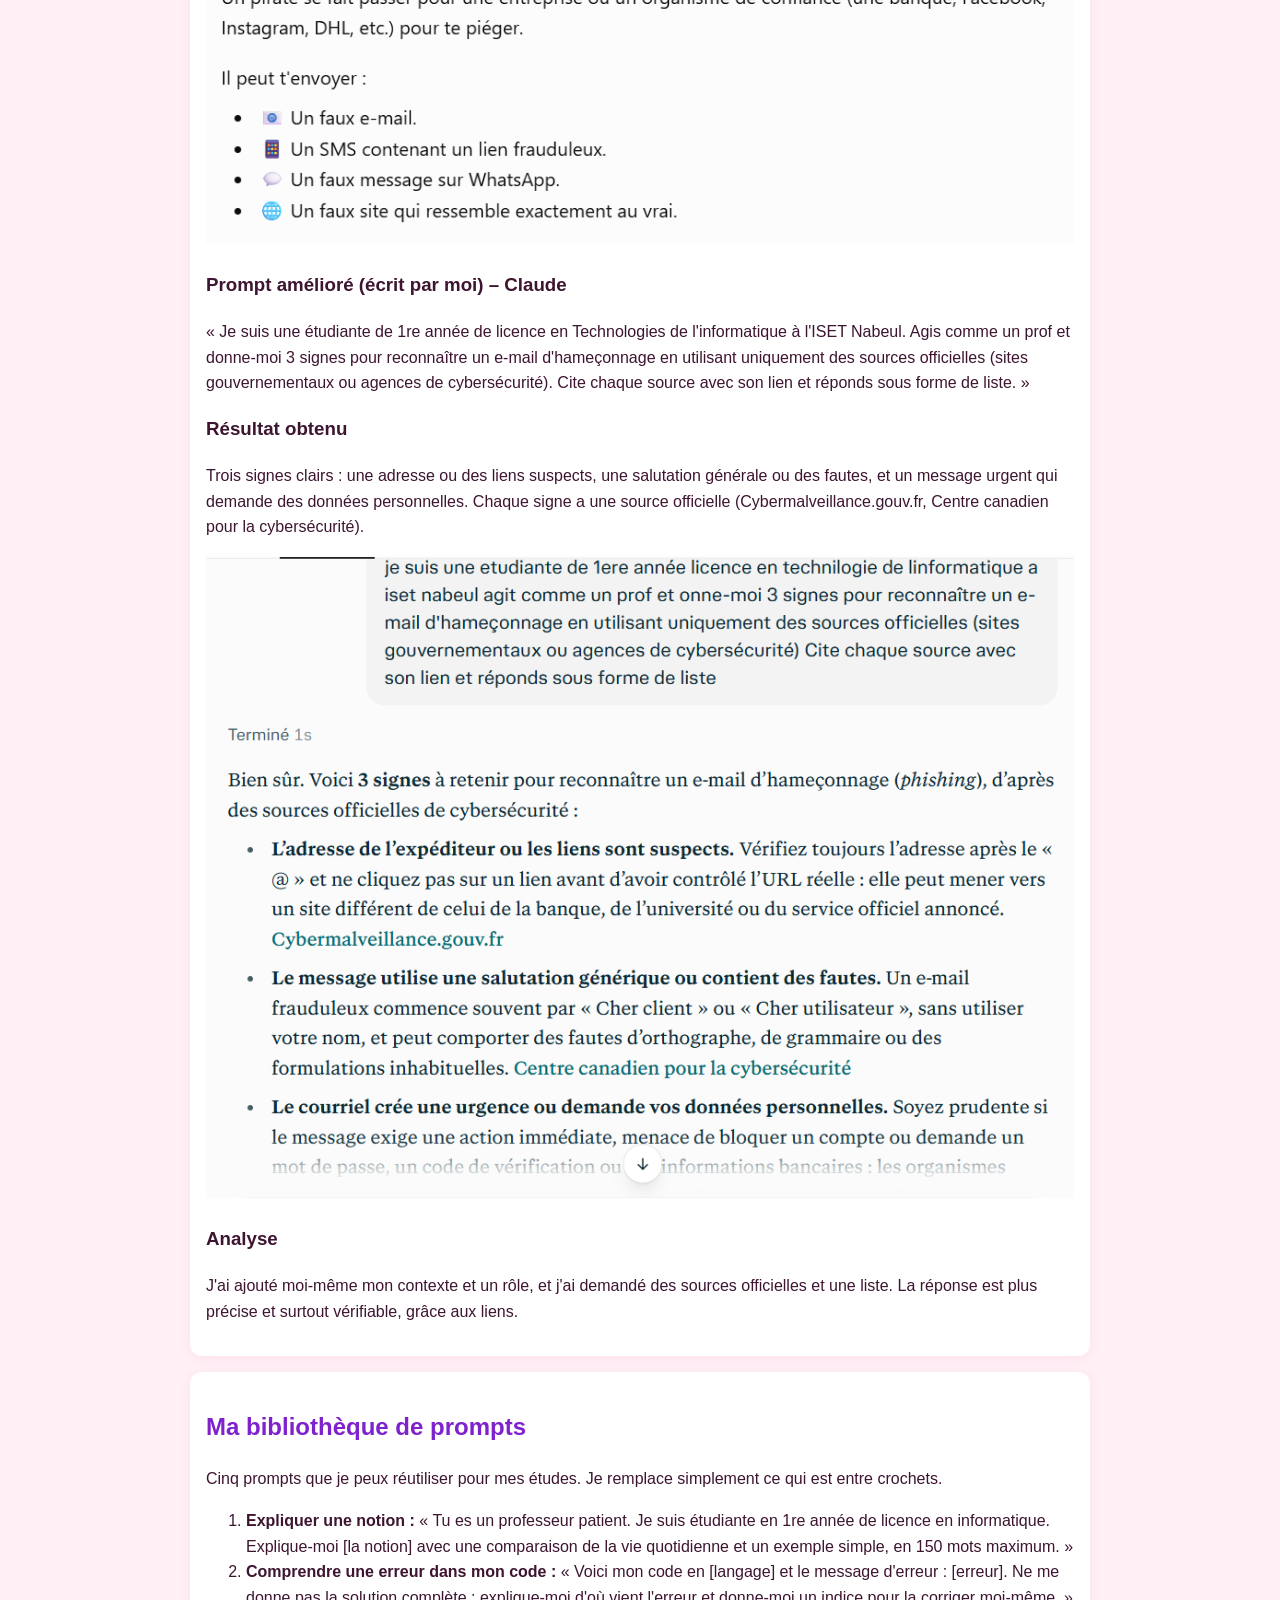
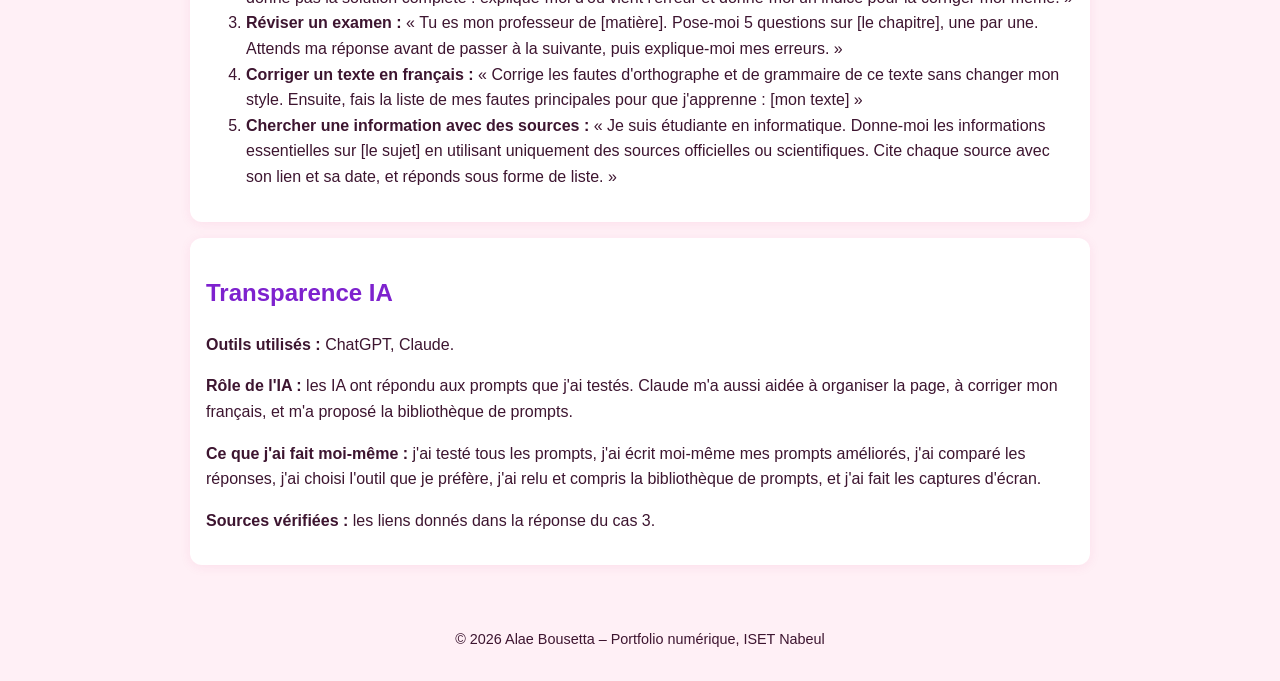
<file: digital-skills/prompt-engineering.html>
<!DOCTYPE html>
<html lang="fr">
<head>
  <meta charset="UTF-8">
  <meta name="viewport" content="width=device-width, initial-scale=1.0">
  <title>Prompt engineering – Portfolio d'Alae Bousetta</title>
  <link rel="stylesheet" href="../css/style.css">
</head>
<body>
  <header>
    <p class="logo">Alae Bousetta</p>
    <nav>
      <a href="../index.html">Accueil</a>
      <a href="../digital-skills/cybersecurite.html">Cybersécurité</a>
      <a href="../digital-skills/prompt-engineering.html">Prompts</a>
      <a href="../digital-skills/creation-contenu.html">Création de contenu</a>
      <a href="../developpement/python.html">Python</a>
      <a href="../developpement/langage-c.html">Langage C</a>
      <a href="../developpement/algorithmique.html">Algorithmique</a>
      <a href="../systemes/systemes-exploitation.html">Systèmes</a>
      <a href="../systemes/architecture-electronique.html">Architecture</a>
    </nav>
  </header>

  <main>
    <h1>Prompt engineering</h1>
    <p>Un prompt est la demande qu'on écrit à une IA. Plus il est précis, meilleure est la réponse. Voici ce que j'ai appris en testant mes propres prompts.</p>

    <section>
      <h2>Les éléments d'un bon prompt</h2>
      <ul>
        <li><strong>Rôle :</strong> dire à l'IA qui elle est (« Tu es un professeur… »).</li>
        <li><strong>Contexte :</strong> dire qui je suis et pourquoi je demande (« Je suis étudiante en 1re année… »).</li>
        <li><strong>Tâche :</strong> dire clairement ce que je veux (expliquer, corriger, résumer…).</li>
        <li><strong>Format de sortie :</strong> liste, tableau, nombre de lignes…</li>
        <li><strong>Contraintes :</strong> nombre de mots, niveau de langue, sources officielles…</li>
        <li><strong>Exemples :</strong> montrer à l'IA le type de réponse attendu.</li>
      </ul>
      <p><strong>Techniques utiles :</strong> demander un raisonnement étape par étape, donner des exemples, améliorer le prompt plusieurs fois, et demander à l'IA de vérifier sa réponse ou de citer ses sources.</p>
    </section>

    <section>
      <h2>Cas 1 : faire un CV</h2>
      <h3>Prompt initial (faible) – Claude</h3>
      <p>« Je suis étudiante en 1re année de licence en informatique. Je veux faire un CV très professionnel, aide-moi. »</p>
      <h3>Résultat obtenu</h3>
      <p>Claude a créé un CV avec les informations d'une autre personne, parce que je n'avais pas donné mes informations.</p>
      <h3>Prompt amélioré</h3>
      <p>J'ai écrit un deuxième message avec mon nom, ma formation, mon bac, mes compétences, mes certificats, mes activités et mes langues. Je ne les recopie pas ici pour protéger mes données personnelles.</p>
      <h3>Résultat obtenu</h3>
      <p>Un CV correct à mon nom, avec les bonnes parties : profil, formation, projets, certificats, compétences et langues. Je ne publie pas mon CV sur ce site, pour la même raison.</p>
      <h3>Analyse</h3>
      <p>Sans contexte, l'IA a deviné et s'est trompée. Quand j'ai donné mes vraies informations, le résultat était juste. Leçon : il faut toujours donner le contexte et ne jamais laisser l'IA deviner. Mais il faut aussi faire attention aux informations personnelles qu'on partage et qu'on publie.</p>
    </section>

    <section>
      <h2>Cas 2 : comprendre les pointeurs en C (comparaison ChatGPT / Claude)</h2>
      <h3>Prompt initial (faible) – ChatGPT</h3>
      <p>« explique les pointeurs »</p>
      <h3>Résultat obtenu</h3>
      <p>Une réponse générale sur les pointeurs en langage C. L'IA ne savait pas qui j'étais, ni quel niveau d'explication il me fallait.</p>
      <img src="../medias/pe-pointeurs-faible.png" alt="Réponse de ChatGPT au prompt faible sur les pointeurs">
      <h3>Mes prompts améliorés (écrits par moi, fautes de frappe corrigées)</h3>
      <p><strong>Dans ChatGPT :</strong> « Je suis une étudiante en 1re année de licence en technologies de l'informatique. Agis comme un professeur et explique les pointeurs en liste et en lignes. »</p>
      <p><strong>Dans Claude :</strong> « Je suis une étudiante en 1re année de licence en technologies de l'informatique à l'ISET Nabeul. Agis comme un prof et donne-moi une explication des pointeurs. »</p>
      <h3>Résultats obtenus</h3>
      <p>ChatGPT a fait un vrai petit cours pour la 1re année, avec des étapes et des exemples de code. Claude a ajouté un schéma qui montre la variable, son adresse en mémoire et le pointeur. J'ai préféré Claude, parce qu'il explique mieux.</p>
      <img src="../medias/pe-pointeurs-chatgpt.png" alt="Réponse de ChatGPT à mon prompt amélioré sur les pointeurs">
      <img src="../medias/pe-pointeurs-claude.png" alt="Réponse de Claude à mon prompt amélioré sur les pointeurs, avec un schéma">
      <h3>Analyse</h3>
      <p>J'ai ajouté mon contexte (étudiante de 1re année) et un rôle (professeur). Les deux IA ont adapté leur réponse à mon niveau. Le même besoin ne donne pas la même réponse selon l'outil : c'est utile de comparer. Je n'ai pas écrit exactement le même prompt dans les deux outils : pour une comparaison parfaite, il faudrait utiliser le même texte.</p>
    </section>

    <section>
      <h2>Cas 3 : reconnaître le phishing avec des sources</h2>
      <h3>Prompt initial (faible) – ChatGPT</h3>
      <p>« c quoi le phishing »</p>
      <h3>Résultat obtenu</h3>
      <p>Une explication générale avec des émojis, mais sans aucune source.</p>
      <img src="../medias/pe-phishing-faible.png" alt="Réponse au prompt faible sur le phishing, sans sources">
      <h3>Prompt amélioré (écrit par moi) – Claude</h3>
      <p>« Je suis une étudiante de 1re année de licence en Technologies de l'informatique à l'ISET Nabeul. Agis comme un prof et donne-moi 3 signes pour reconnaître un e-mail d'hameçonnage en utilisant uniquement des sources officielles (sites gouvernementaux ou agences de cybersécurité). Cite chaque source avec son lien et réponds sous forme de liste. »</p>
      <h3>Résultat obtenu</h3>
      <p>Trois signes clairs : une adresse ou des liens suspects, une salutation générale ou des fautes, et un message urgent qui demande des données personnelles. Chaque signe a une source officielle (Cybermalveillance.gouv.fr, Centre canadien pour la cybersécurité).</p>
      <img src="../medias/pe-phishing-ameliore.png" alt="Réponse au prompt amélioré sur le phishing, avec des sources officielles">
      <h3>Analyse</h3>
      <p>J'ai ajouté moi-même mon contexte et un rôle, et j'ai demandé des sources officielles et une liste. La réponse est plus précise et surtout vérifiable, grâce aux liens.</p>
    </section>

    <section>
      <h2>Ma bibliothèque de prompts</h2>
      <p>Cinq prompts que je peux réutiliser pour mes études. Je remplace simplement ce qui est entre crochets.</p>
      <ol>
        <li><strong>Expliquer une notion :</strong> « Tu es un professeur patient. Je suis étudiante en 1re année de licence en informatique. Explique-moi [la notion] avec une comparaison de la vie quotidienne et un exemple simple, en 150 mots maximum. »</li>
        <li><strong>Comprendre une erreur dans mon code :</strong> « Voici mon code en [langage] et le message d'erreur : [erreur]. Ne me donne pas la solution complète : explique-moi d'où vient l'erreur et donne-moi un indice pour la corriger moi-même. »</li>
        <li><strong>Réviser un examen :</strong> « Tu es mon professeur de [matière]. Pose-moi 5 questions sur [le chapitre], une par une. Attends ma réponse avant de passer à la suivante, puis explique-moi mes erreurs. »</li>
        <li><strong>Corriger un texte en français :</strong> « Corrige les fautes d'orthographe et de grammaire de ce texte sans changer mon style. Ensuite, fais la liste de mes fautes principales pour que j'apprenne : [mon texte] »</li>
        <li><strong>Chercher une information avec des sources :</strong> « Je suis étudiante en informatique. Donne-moi les informations essentielles sur [le sujet] en utilisant uniquement des sources officielles ou scientifiques. Cite chaque source avec son lien et sa date, et réponds sous forme de liste. »</li>
      </ol>
    </section>

    <section>
      <h2>Transparence IA</h2>
      <p><strong>Outils utilisés :</strong> ChatGPT, Claude.</p>
      <p><strong>Rôle de l'IA :</strong> les IA ont répondu aux prompts que j'ai testés. Claude m'a aussi aidée à organiser la page, à corriger mon français, et m'a proposé la bibliothèque de prompts.</p>
      <p><strong>Ce que j'ai fait moi-même :</strong> j'ai testé tous les prompts, j'ai écrit moi-même mes prompts améliorés, j'ai comparé les réponses, j'ai choisi l'outil que je préfère, j'ai relu et compris la bibliothèque de prompts, et j'ai fait les captures d'écran.</p>
      <p><strong>Sources vérifiées :</strong> les liens donnés dans la réponse du cas 3.</p>
    </section>
  </main>

  <footer>
    <p>© 2026 Alae Bousetta – Portfolio numérique, ISET Nabeul</p>
  </footer>

  <script src="../js/script.js"></script>
</body>
</html>
</file>
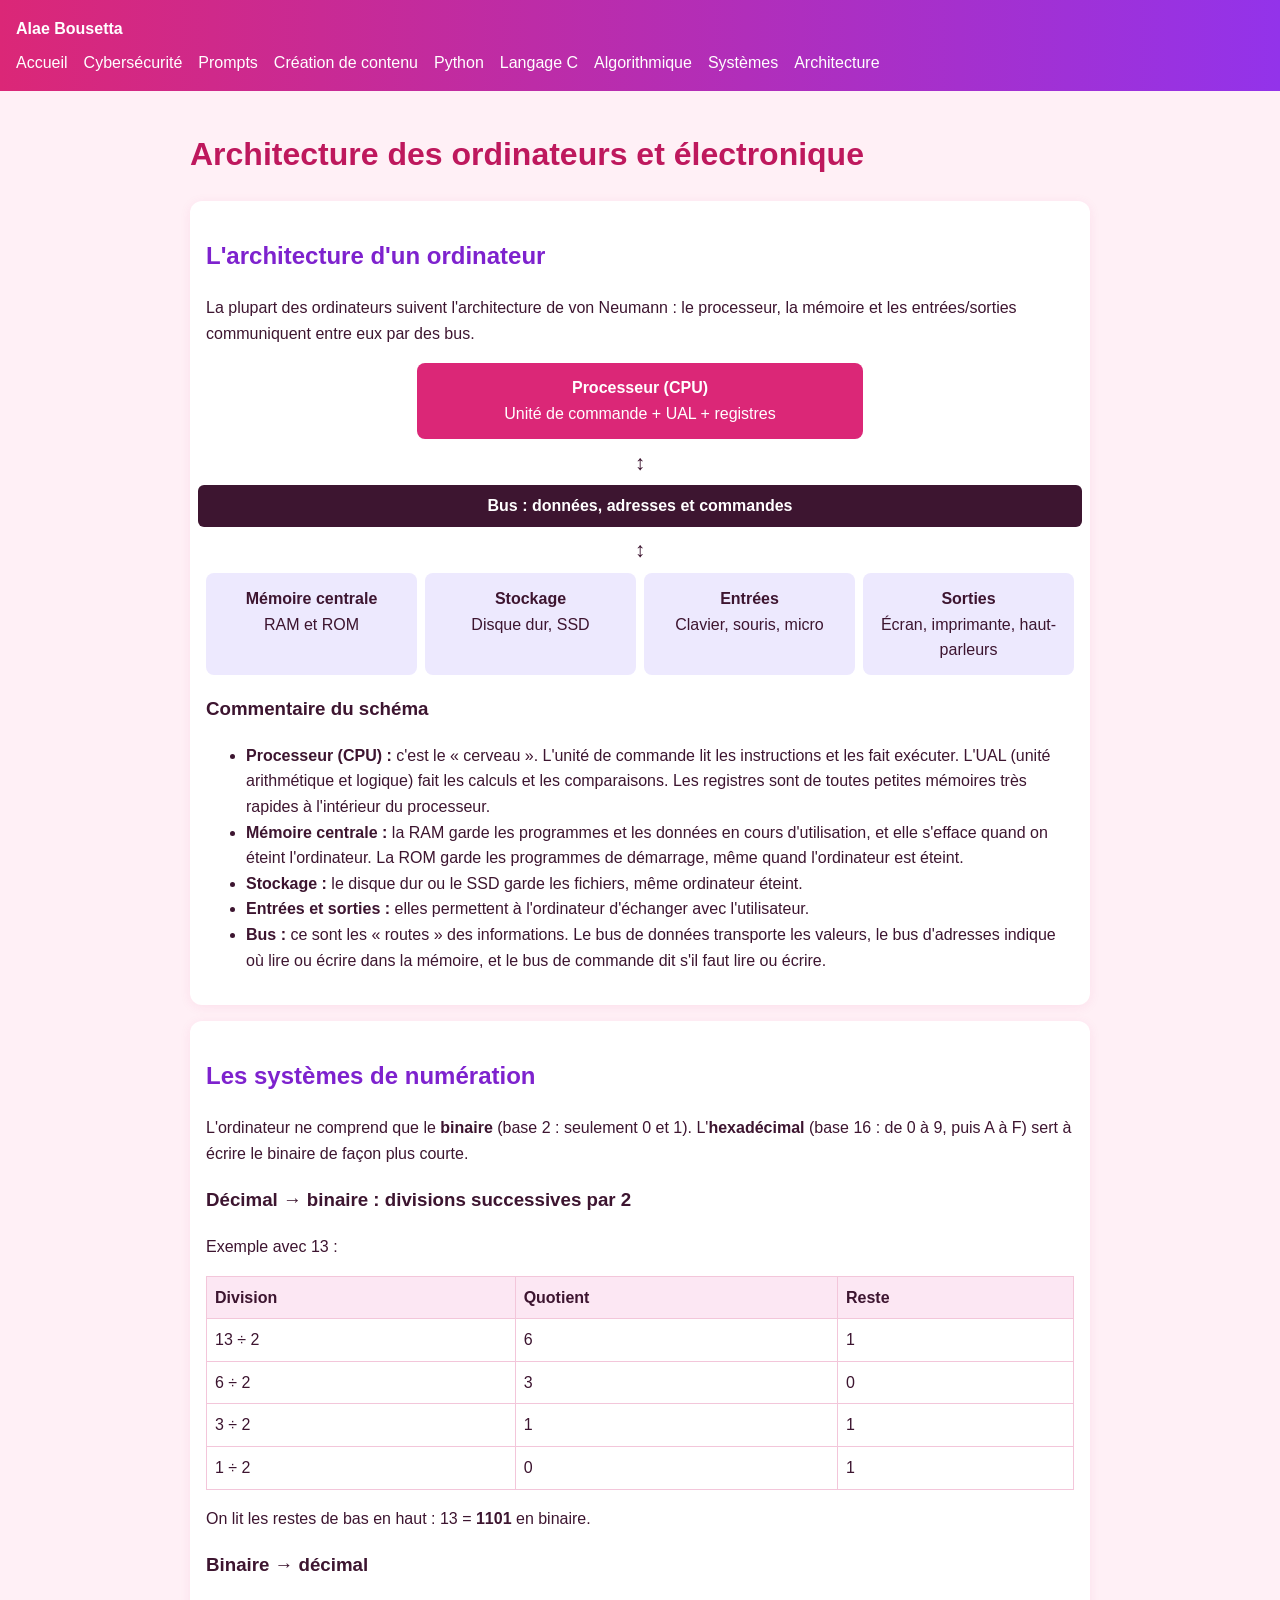
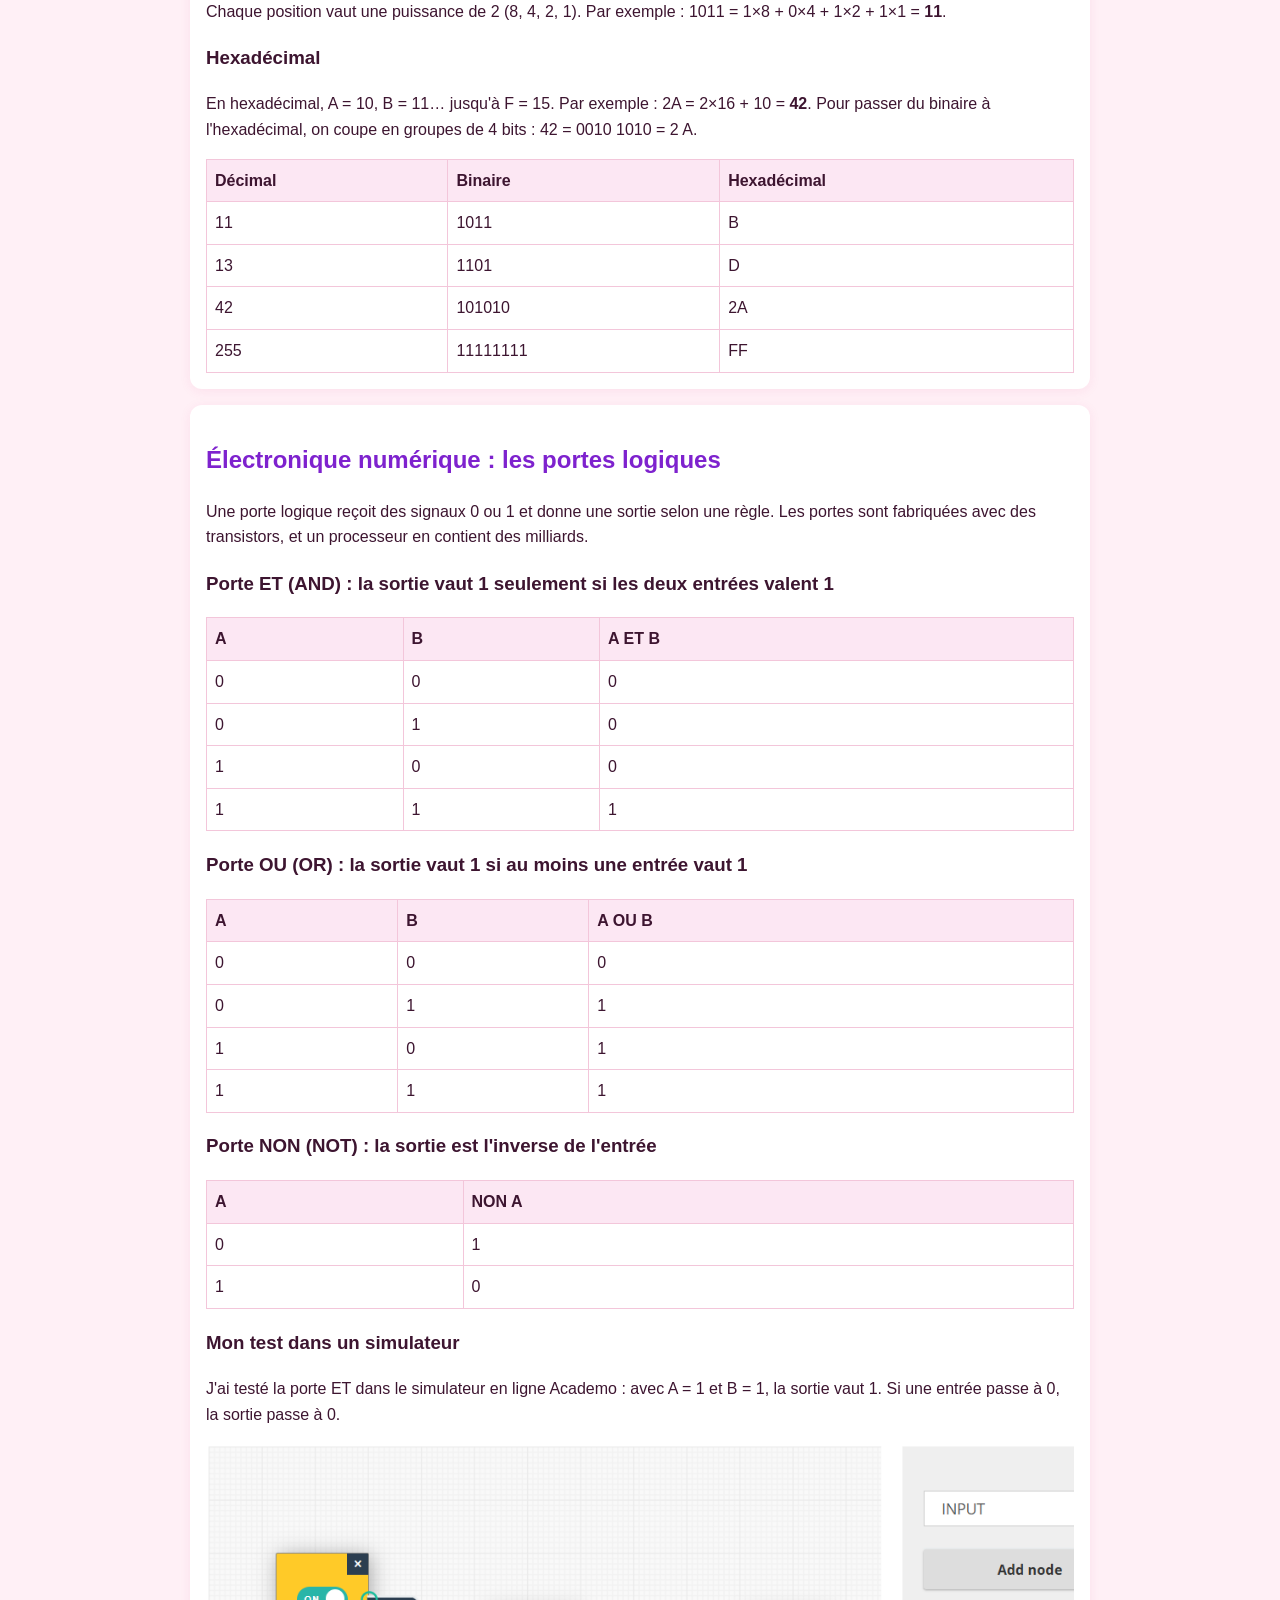
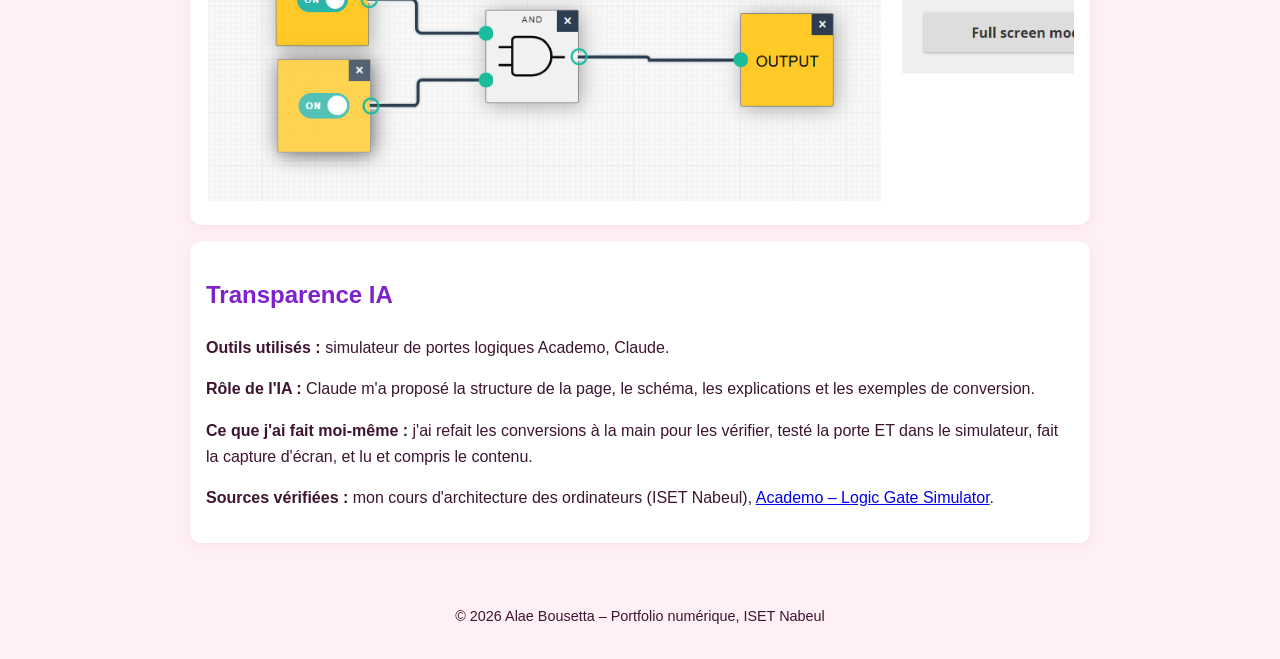
<file: systemes/architecture-electronique.html>
<!DOCTYPE html>
<html lang="fr">
<head>
  <meta charset="UTF-8">
  <meta name="viewport" content="width=device-width, initial-scale=1.0">
  <title>Architecture et électronique – Portfolio d'Alae Bousetta</title>
  <link rel="stylesheet" href="../css/style.css">
</head>
<body>
  <header>
    <p class="logo">Alae Bousetta</p>
    <nav>
      <a href="../index.html">Accueil</a>
      <a href="../digital-skills/cybersecurite.html">Cybersécurité</a>
      <a href="../digital-skills/prompt-engineering.html">Prompts</a>
      <a href="../digital-skills/creation-contenu.html">Création de contenu</a>
      <a href="../developpement/python.html">Python</a>
      <a href="../developpement/langage-c.html">Langage C</a>
      <a href="../developpement/algorithmique.html">Algorithmique</a>
      <a href="../systemes/systemes-exploitation.html">Systèmes</a>
      <a href="../systemes/architecture-electronique.html">Architecture</a>
    </nav>
  </header>

  <main>
    <h1>Architecture des ordinateurs et électronique</h1>

    <section>
      <h2>L'architecture d'un ordinateur</h2>
      <p>La plupart des ordinateurs suivent l'architecture de von Neumann : le processeur, la mémoire et les entrées/sorties communiquent entre eux par des bus.</p>
      <div class="archi">
        <div class="bloc cpu"><strong>Processeur (CPU)</strong><br>Unité de commande + UAL + registres</div>
        <div class="fleche">↕</div>
        <div class="bus">Bus : données, adresses et commandes</div>
        <div class="fleche">↕</div>
        <div class="ligne-blocs">
          <div class="bloc"><strong>Mémoire centrale</strong><br>RAM et ROM</div>
          <div class="bloc"><strong>Stockage</strong><br>Disque dur, SSD</div>
          <div class="bloc"><strong>Entrées</strong><br>Clavier, souris, micro</div>
          <div class="bloc"><strong>Sorties</strong><br>Écran, imprimante, haut-parleurs</div>
        </div>
      </div>
      <h3>Commentaire du schéma</h3>
      <ul>
        <li><strong>Processeur (CPU) :</strong> c'est le « cerveau ». L'unité de commande lit les instructions et les fait exécuter. L'UAL (unité arithmétique et logique) fait les calculs et les comparaisons. Les registres sont de toutes petites mémoires très rapides à l'intérieur du processeur.</li>
        <li><strong>Mémoire centrale :</strong> la RAM garde les programmes et les données en cours d'utilisation, et elle s'efface quand on éteint l'ordinateur. La ROM garde les programmes de démarrage, même quand l'ordinateur est éteint.</li>
        <li><strong>Stockage :</strong> le disque dur ou le SSD garde les fichiers, même ordinateur éteint.</li>
        <li><strong>Entrées et sorties :</strong> elles permettent à l'ordinateur d'échanger avec l'utilisateur.</li>
        <li><strong>Bus :</strong> ce sont les « routes » des informations. Le bus de données transporte les valeurs, le bus d'adresses indique où lire ou écrire dans la mémoire, et le bus de commande dit s'il faut lire ou écrire.</li>
      </ul>
    </section>

    <section>
      <h2>Les systèmes de numération</h2>
      <p>L'ordinateur ne comprend que le <strong>binaire</strong> (base 2 : seulement 0 et 1). L'<strong>hexadécimal</strong> (base 16 : de 0 à 9, puis A à F) sert à écrire le binaire de façon plus courte.</p>

      <h3>Décimal → binaire : divisions successives par 2</h3>
      <p>Exemple avec 13 :</p>
      <div class="tableau">
        <table>
          <tr><th>Division</th><th>Quotient</th><th>Reste</th></tr>
          <tr><td>13 ÷ 2</td><td>6</td><td>1</td></tr>
          <tr><td>6 ÷ 2</td><td>3</td><td>0</td></tr>
          <tr><td>3 ÷ 2</td><td>1</td><td>1</td></tr>
          <tr><td>1 ÷ 2</td><td>0</td><td>1</td></tr>
        </table>
      </div>
      <p>On lit les restes de bas en haut : 13 = <strong>1101</strong> en binaire.</p>

      <h3>Binaire → décimal</h3>
      <p>Chaque position vaut une puissance de 2 (8, 4, 2, 1). Par exemple : 1011 = 1×8 + 0×4 + 1×2 + 1×1 = <strong>11</strong>.</p>

      <h3>Hexadécimal</h3>
      <p>En hexadécimal, A = 10, B = 11… jusqu'à F = 15. Par exemple : 2A = 2×16 + 10 = <strong>42</strong>. Pour passer du binaire à l'hexadécimal, on coupe en groupes de 4 bits : 42 = 0010 1010 = 2 A.</p>

      <div class="tableau">
        <table>
          <tr><th>Décimal</th><th>Binaire</th><th>Hexadécimal</th></tr>
          <tr><td>11</td><td>1011</td><td>B</td></tr>
          <tr><td>13</td><td>1101</td><td>D</td></tr>
          <tr><td>42</td><td>101010</td><td>2A</td></tr>
          <tr><td>255</td><td>11111111</td><td>FF</td></tr>
        </table>
      </div>
    </section>

    <section>
      <h2>Électronique numérique : les portes logiques</h2>
      <p>Une porte logique reçoit des signaux 0 ou 1 et donne une sortie selon une règle. Les portes sont fabriquées avec des transistors, et un processeur en contient des milliards.</p>

      <h3>Porte ET (AND) : la sortie vaut 1 seulement si les deux entrées valent 1</h3>
      <div class="tableau">
        <table>
          <tr><th>A</th><th>B</th><th>A ET B</th></tr>
          <tr><td>0</td><td>0</td><td>0</td></tr>
          <tr><td>0</td><td>1</td><td>0</td></tr>
          <tr><td>1</td><td>0</td><td>0</td></tr>
          <tr><td>1</td><td>1</td><td>1</td></tr>
        </table>
      </div>

      <h3>Porte OU (OR) : la sortie vaut 1 si au moins une entrée vaut 1</h3>
      <div class="tableau">
        <table>
          <tr><th>A</th><th>B</th><th>A OU B</th></tr>
          <tr><td>0</td><td>0</td><td>0</td></tr>
          <tr><td>0</td><td>1</td><td>1</td></tr>
          <tr><td>1</td><td>0</td><td>1</td></tr>
          <tr><td>1</td><td>1</td><td>1</td></tr>
        </table>
      </div>

      <h3>Porte NON (NOT) : la sortie est l'inverse de l'entrée</h3>
      <div class="tableau">
        <table>
          <tr><th>A</th><th>NON A</th></tr>
          <tr><td>0</td><td>1</td></tr>
          <tr><td>1</td><td>0</td></tr>
        </table>
      </div>

      <h3>Mon test dans un simulateur</h3>
      <p>J'ai testé la porte ET dans le simulateur en ligne Academo : avec A = 1 et B = 1, la sortie vaut 1. Si une entrée passe à 0, la sortie passe à 0.</p>
      <img src="../medias/porte-et.png" alt="Simulateur Academo : porte ET avec les deux entrées à 1 et la sortie à 1">
    </section>

    <section>
      <h2>Transparence IA</h2>
      <p><strong>Outils utilisés :</strong> simulateur de portes logiques Academo, Claude.</p>
      <p><strong>Rôle de l'IA :</strong> Claude m'a proposé la structure de la page, le schéma, les explications et les exemples de conversion.</p>
      <p><strong>Ce que j'ai fait moi-même :</strong> j'ai refait les conversions à la main pour les vérifier, testé la porte ET dans le simulateur, fait la capture d'écran, et lu et compris le contenu.</p>
      <p><strong>Sources vérifiées :</strong> mon cours d'architecture des ordinateurs (ISET Nabeul), <a href="https://academo.org/demos/logic-gate-simulator/">Academo – Logic Gate Simulator</a>.</p>
    </section>
  </main>

  <footer>
    <p>© 2026 Alae Bousetta – Portfolio numérique, ISET Nabeul</p>
  </footer>

  <script src="../js/script.js"></script>
</body>
</html>
</file>
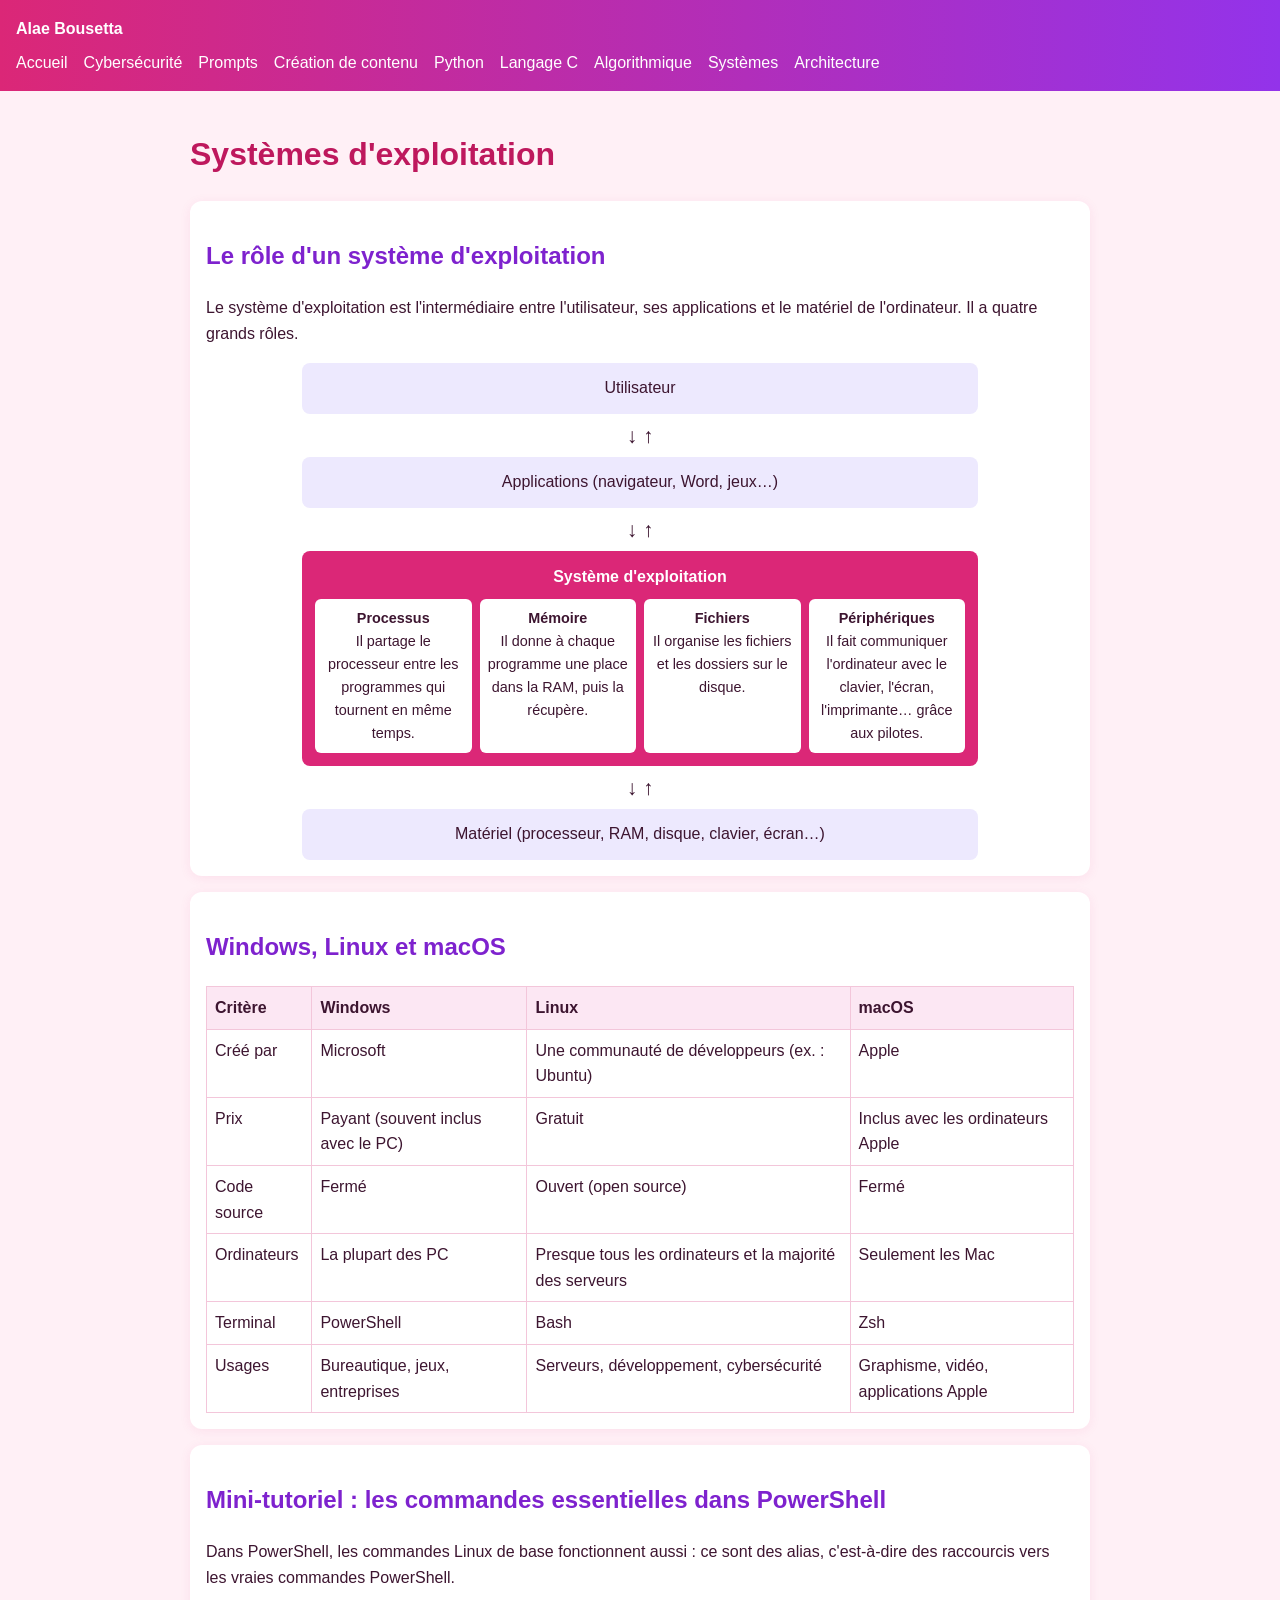
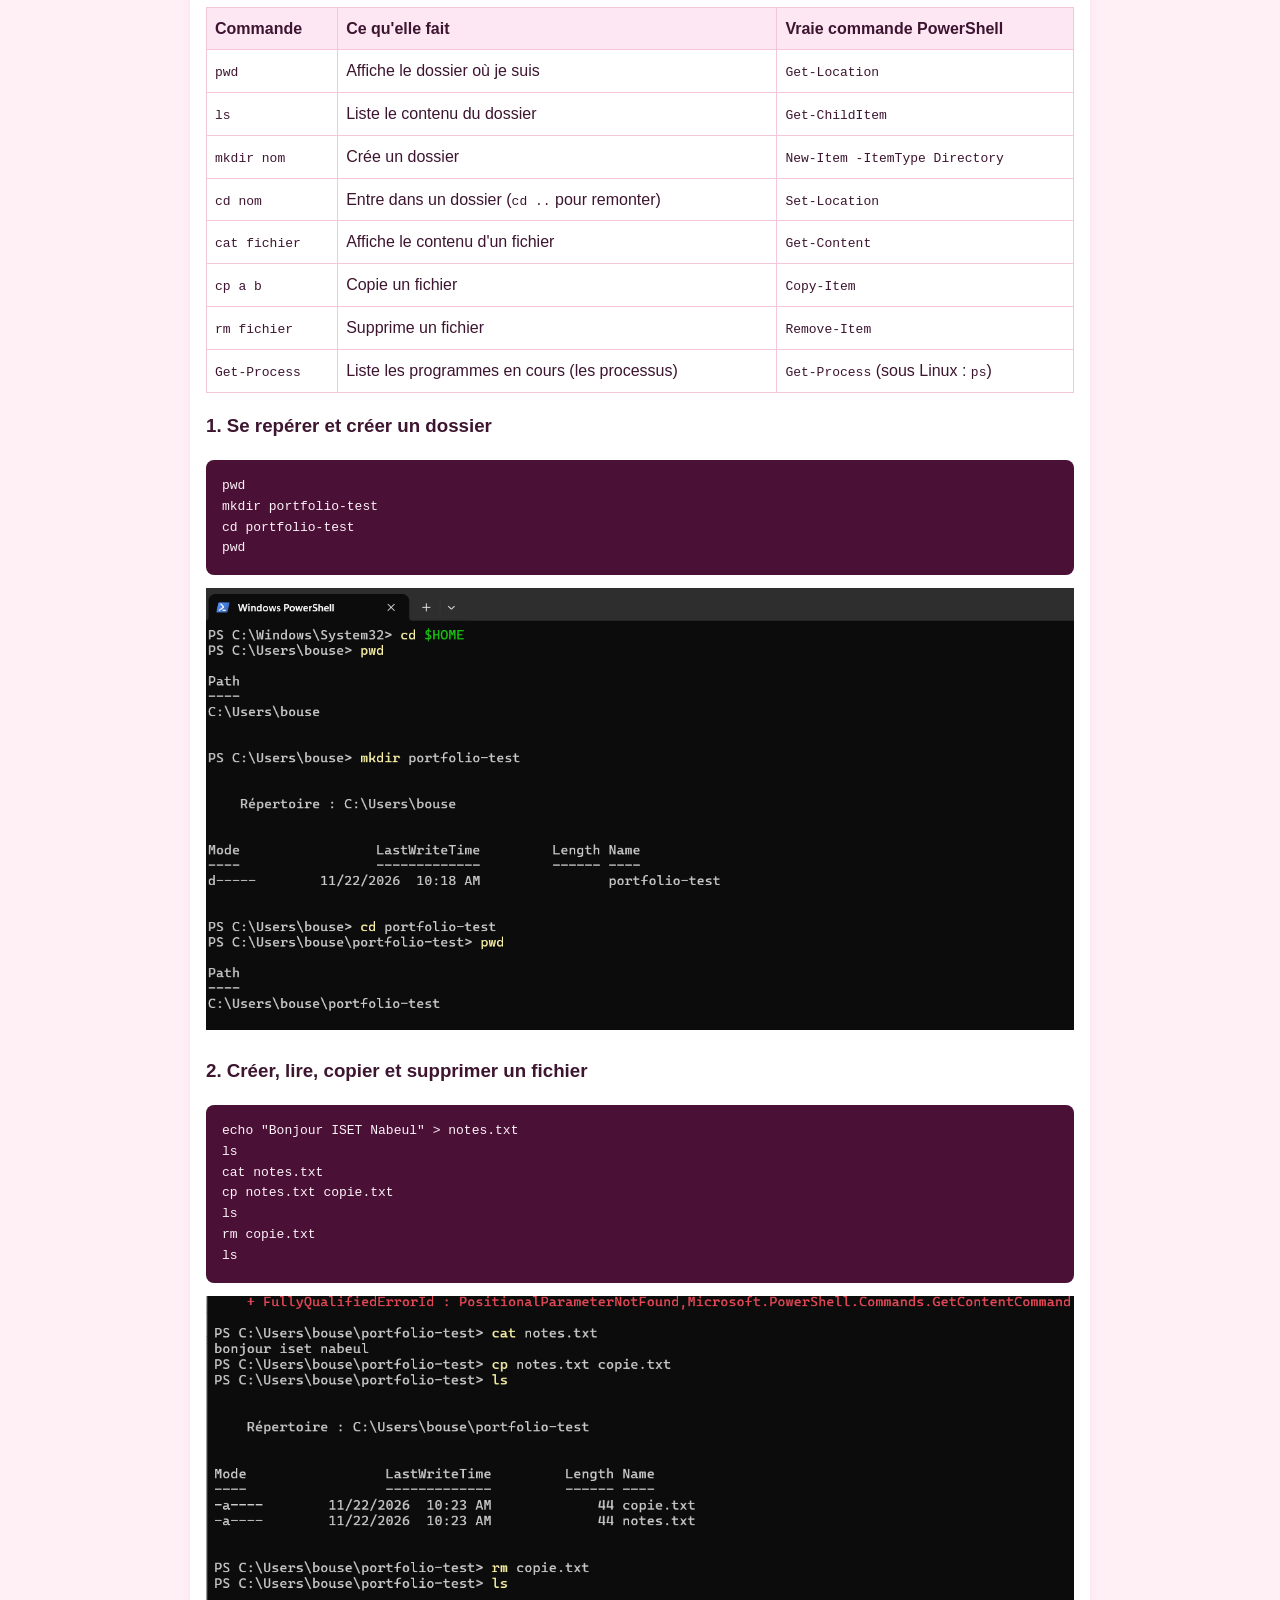
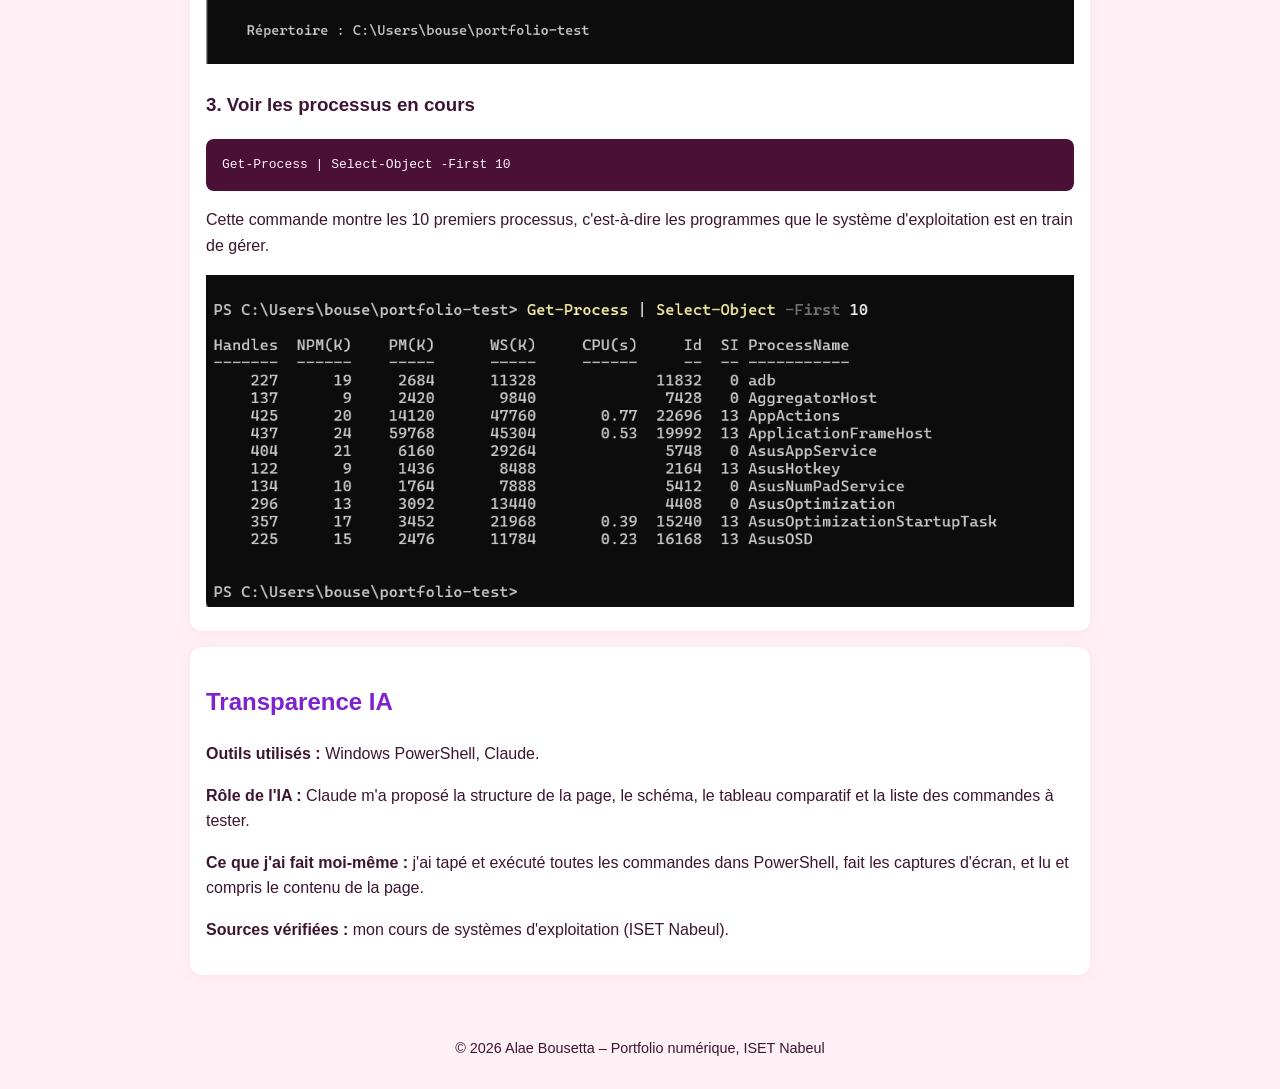
<file: systemes/systemes-exploitation.html>
<!DOCTYPE html>
<html lang="fr">
<head>
  <meta charset="UTF-8">
  <meta name="viewport" content="width=device-width, initial-scale=1.0">
  <title>Systèmes d'exploitation – Portfolio d'Alae Bousetta</title>
  <link rel="stylesheet" href="../css/style.css">
</head>
<body>
  <header>
    <p class="logo">Alae Bousetta</p>
    <nav>
      <a href="../index.html">Accueil</a>
      <a href="../digital-skills/cybersecurite.html">Cybersécurité</a>
      <a href="../digital-skills/prompt-engineering.html">Prompts</a>
      <a href="../digital-skills/creation-contenu.html">Création de contenu</a>
      <a href="../developpement/python.html">Python</a>
      <a href="../developpement/langage-c.html">Langage C</a>
      <a href="../developpement/algorithmique.html">Algorithmique</a>
      <a href="../systemes/systemes-exploitation.html">Systèmes</a>
      <a href="../systemes/architecture-electronique.html">Architecture</a>
    </nav>
  </header>

  <main>
    <h1>Systèmes d'exploitation</h1>

    <section>
      <h2>Le rôle d'un système d'exploitation</h2>
      <p>Le système d'exploitation est l'intermédiaire entre l'utilisateur, ses applications et le matériel de l'ordinateur. Il a quatre grands rôles.</p>
      <div class="schema">
        <div class="couche">Utilisateur</div>
        <div class="fleche">↓ ↑</div>
        <div class="couche">Applications (navigateur, Word, jeux…)</div>
        <div class="fleche">↓ ↑</div>
        <div class="couche os">
          <strong>Système d'exploitation</strong>
          <div class="roles">
            <div><strong>Processus</strong><br>Il partage le processeur entre les programmes qui tournent en même temps.</div>
            <div><strong>Mémoire</strong><br>Il donne à chaque programme une place dans la RAM, puis la récupère.</div>
            <div><strong>Fichiers</strong><br>Il organise les fichiers et les dossiers sur le disque.</div>
            <div><strong>Périphériques</strong><br>Il fait communiquer l'ordinateur avec le clavier, l'écran, l'imprimante… grâce aux pilotes.</div>
          </div>
        </div>
        <div class="fleche">↓ ↑</div>
        <div class="couche">Matériel (processeur, RAM, disque, clavier, écran…)</div>
      </div>
    </section>

    <section>
      <h2>Windows, Linux et macOS</h2>
      <div class="tableau">
        <table>
          <tr><th>Critère</th><th>Windows</th><th>Linux</th><th>macOS</th></tr>
          <tr><td>Créé par</td><td>Microsoft</td><td>Une communauté de développeurs (ex. : Ubuntu)</td><td>Apple</td></tr>
          <tr><td>Prix</td><td>Payant (souvent inclus avec le PC)</td><td>Gratuit</td><td>Inclus avec les ordinateurs Apple</td></tr>
          <tr><td>Code source</td><td>Fermé</td><td>Ouvert (open source)</td><td>Fermé</td></tr>
          <tr><td>Ordinateurs</td><td>La plupart des PC</td><td>Presque tous les ordinateurs et la majorité des serveurs</td><td>Seulement les Mac</td></tr>
          <tr><td>Terminal</td><td>PowerShell</td><td>Bash</td><td>Zsh</td></tr>
          <tr><td>Usages</td><td>Bureautique, jeux, entreprises</td><td>Serveurs, développement, cybersécurité</td><td>Graphisme, vidéo, applications Apple</td></tr>
        </table>
      </div>
    </section>

    <section>
      <h2>Mini-tutoriel : les commandes essentielles dans PowerShell</h2>
      <p>Dans PowerShell, les commandes Linux de base fonctionnent aussi : ce sont des alias, c'est-à-dire des raccourcis vers les vraies commandes PowerShell.</p>
      <div class="tableau">
        <table>
          <tr><th>Commande</th><th>Ce qu'elle fait</th><th>Vraie commande PowerShell</th></tr>
          <tr><td><code>pwd</code></td><td>Affiche le dossier où je suis</td><td><code>Get-Location</code></td></tr>
          <tr><td><code>ls</code></td><td>Liste le contenu du dossier</td><td><code>Get-ChildItem</code></td></tr>
          <tr><td><code>mkdir nom</code></td><td>Crée un dossier</td><td><code>New-Item -ItemType Directory</code></td></tr>
          <tr><td><code>cd nom</code></td><td>Entre dans un dossier (<code>cd ..</code> pour remonter)</td><td><code>Set-Location</code></td></tr>
          <tr><td><code>cat fichier</code></td><td>Affiche le contenu d'un fichier</td><td><code>Get-Content</code></td></tr>
          <tr><td><code>cp a b</code></td><td>Copie un fichier</td><td><code>Copy-Item</code></td></tr>
          <tr><td><code>rm fichier</code></td><td>Supprime un fichier</td><td><code>Remove-Item</code></td></tr>
          <tr><td><code>Get-Process</code></td><td>Liste les programmes en cours (les processus)</td><td><code>Get-Process</code> (sous Linux : <code>ps</code>)</td></tr>
        </table>
      </div>

      <h3>1. Se repérer et créer un dossier</h3>
<pre><code>pwd
mkdir portfolio-test
cd portfolio-test
pwd</code></pre>
      <img src="../medias/ps1.png" alt="PowerShell : création du dossier portfolio-test et déplacement dedans">

      <h3>2. Créer, lire, copier et supprimer un fichier</h3>
<pre><code>echo "Bonjour ISET Nabeul" &gt; notes.txt
ls
cat notes.txt
cp notes.txt copie.txt
ls
rm copie.txt
ls</code></pre>
      <img src="../medias/ps2.png" alt="PowerShell : création, lecture, copie et suppression d'un fichier">

      <h3>3. Voir les processus en cours</h3>
<pre><code>Get-Process | Select-Object -First 10</code></pre>
      <p>Cette commande montre les 10 premiers processus, c'est-à-dire les programmes que le système d'exploitation est en train de gérer.</p>
      <img src="../medias/ps3.png" alt="PowerShell : liste des 10 premiers processus en cours">
    </section>

    <section>
      <h2>Transparence IA</h2>
      <p><strong>Outils utilisés :</strong> Windows PowerShell, Claude.</p>
      <p><strong>Rôle de l'IA :</strong> Claude m'a proposé la structure de la page, le schéma, le tableau comparatif et la liste des commandes à tester.</p>
      <p><strong>Ce que j'ai fait moi-même :</strong> j'ai tapé et exécuté toutes les commandes dans PowerShell, fait les captures d'écran, et lu et compris le contenu de la page.</p>
      <p><strong>Sources vérifiées :</strong> mon cours de systèmes d'exploitation (ISET Nabeul).</p>
    </section>
  </main>

  <footer>
    <p>© 2026 Alae Bousetta – Portfolio numérique, ISET Nabeul</p>
  </footer>

  <script src="../js/script.js"></script>
</body>
</html>
</file>
<file: css/style.css>
/* Les couleurs du site : change-les ici seulement */
:root {
  --fond: #fff0f6;      /* rose très clair : l'arrière-plan */
  --texte: #3d1530;     /* le texte (prune foncé) */
  --accent: #db2777;    /* le rose vif des boutons et bordures */
  --degrade1: #db2777;  /* début du dégradé (rose) */
  --degrade2: #9333ea;  /* fin du dégradé (violet) */
  --titre1: #be185d;    /* couleur des grands titres h1 */
  --titre2: #7e22ce;    /* couleur des titres h2 */
  --teinte1: #fce7f3;   /* cartes Digital Skills (rose pâle) */
  --teinte2: #ede9fe;   /* cartes Développement (lavande) */
  --teinte3: #ffedd5;   /* cartes Systèmes (pêche) */
  --code: #4a1036;      /* fond des blocs de code */
}

/* Le corps de la page */
body {
  margin: 0;
  font-family: Arial, sans-serif;
  background: var(--fond);
  color: var(--texte);
  line-height: 1.6;
}

/* L'en-tête en dégradé et le menu */
header { background: linear-gradient(90deg, var(--degrade1), var(--degrade2)); padding: 1rem; }
.logo { color: white; font-weight: bold; margin: 0 0 0.5rem; }
nav { display: flex; flex-wrap: wrap; gap: 0.5rem 1rem; }
nav a { color: white; text-decoration: none; }
nav a:hover { text-decoration: underline; }

/* Le contenu */
main { max-width: 900px; margin: 0 auto; padding: 1rem; }
section { background: white; border-radius: 12px; padding: 1rem; margin-bottom: 1rem; box-shadow: 0 2px 12px rgba(219, 39, 119, 0.08); }
img, iframe, video { max-width: 100%; }
pre { background: var(--code); color: #fdf2f8; padding: 1rem; overflow-x: auto; border-radius: 8px; }

/* Les titres en couleur */
h1 { color: var(--titre1); }
h2 { color: var(--titre2); }

/* Le bas de page */
footer { text-align: center; padding: 1rem; font-size: 0.9rem; }

/* La checklist de la page cybersécurité */
.checklist { list-style: none; padding: 0; }
.checklist li { margin-bottom: 0.5rem; }
button { background: linear-gradient(90deg, var(--degrade1), var(--degrade2)); color: white; border: none; padding: 0.6rem 1.2rem; border-radius: 6px; font-size: 1rem; cursor: pointer; }
#resultat { font-weight: bold; margin-top: 1rem; }

/* Les tableaux */
.tableau { overflow-x: auto; }
table { border-collapse: collapse; width: 100%; }
th, td { border: 1px solid #f3c6da; padding: 0.5rem; text-align: left; vertical-align: top; }
th { background: var(--teinte1); }

/* Le schéma du système d'exploitation */
.schema { display: flex; flex-direction: column; align-items: center; gap: 0.3rem; text-align: center; }
.couche { width: 100%; max-width: 650px; padding: 0.8rem; border-radius: 8px; background: var(--teinte2); }
.couche.os { background: var(--accent); color: white; }
.roles { display: grid; grid-template-columns: repeat(auto-fit, minmax(130px, 1fr)); gap: 0.5rem; margin-top: 0.6rem; }
.roles div { background: white; color: var(--texte); padding: 0.5rem; border-radius: 6px; font-size: 0.9rem; }
.fleche { font-size: 1.3rem; }

/* Le schéma de l'architecture d'un ordinateur */
.archi { display: flex; flex-direction: column; align-items: center; gap: 0.4rem; text-align: center; }
.bloc { background: var(--teinte2); border-radius: 8px; padding: 0.8rem; }
.bloc.cpu { background: var(--accent); color: white; max-width: 420px; width: 100%; }
.bus { width: 100%; background: var(--texte); color: white; padding: 0.5rem; border-radius: 6px; font-weight: bold; }
.ligne-blocs { display: grid; grid-template-columns: repeat(auto-fit, minmax(140px, 1fr)); gap: 0.5rem; width: 100%; }

/* La page d'accueil « Qui je suis » */
.presentation { text-align: center; padding: 2rem 1.2rem; }
.avatar { width: 140px; height: 140px; border-radius: 50%; background: var(--teinte1); border: 4px solid var(--accent); display: flex; align-items: center; justify-content: center; font-size: 4.5rem; margin: 0 auto 1rem; }
img.avatar { object-fit: cover; }
.sous-titre { font-size: 1.15rem; font-weight: bold; color: var(--titre2); }
.atouts { display: grid; grid-template-columns: repeat(auto-fit, minmax(200px, 1fr)); gap: 1rem; margin-bottom: 2rem; }
.atout { background: white; border-radius: 12px; padding: 1rem; text-align: center; box-shadow: 0 2px 12px rgba(219, 39, 119, 0.08); }
.atout strong { display: block; color: var(--titre1); font-size: 1.1rem; }
.atout span { font-size: 0.9rem; }
.centre { text-align: center; }

/* Le grand bouton vers les modules */
.bouton-modules { display: inline-block; margin: 1rem 0; padding: 0.9rem 1.8rem; border-radius: 999px; background: linear-gradient(90deg, var(--degrade1), var(--degrade2)); color: white; font-weight: bold; font-size: 1.1rem; text-decoration: none; }
.bouton-modules:hover { box-shadow: 0 4px 14px rgba(0, 0, 0, 0.2); }

/* Les cartes de la page des modules : une couleur par partie du programme */
.cartes { display: grid; grid-template-columns: repeat(auto-fit, minmax(220px, 1fr)); gap: 1rem; margin-bottom: 1.5rem; }
.carte { display: block; padding: 1rem; border-radius: 12px; color: var(--texte); text-decoration: none; border: 2px solid transparent; box-shadow: 0 2px 10px rgba(0, 0, 0, 0.05); }
.carte:hover { border-color: var(--accent); }
.carte h3 { color: var(--titre1); margin-top: 0; }
.carte.ds { background: var(--teinte1); }
.carte.dev { background: var(--teinte2); }
.carte.sys { background: var(--teinte3); }
</file>
